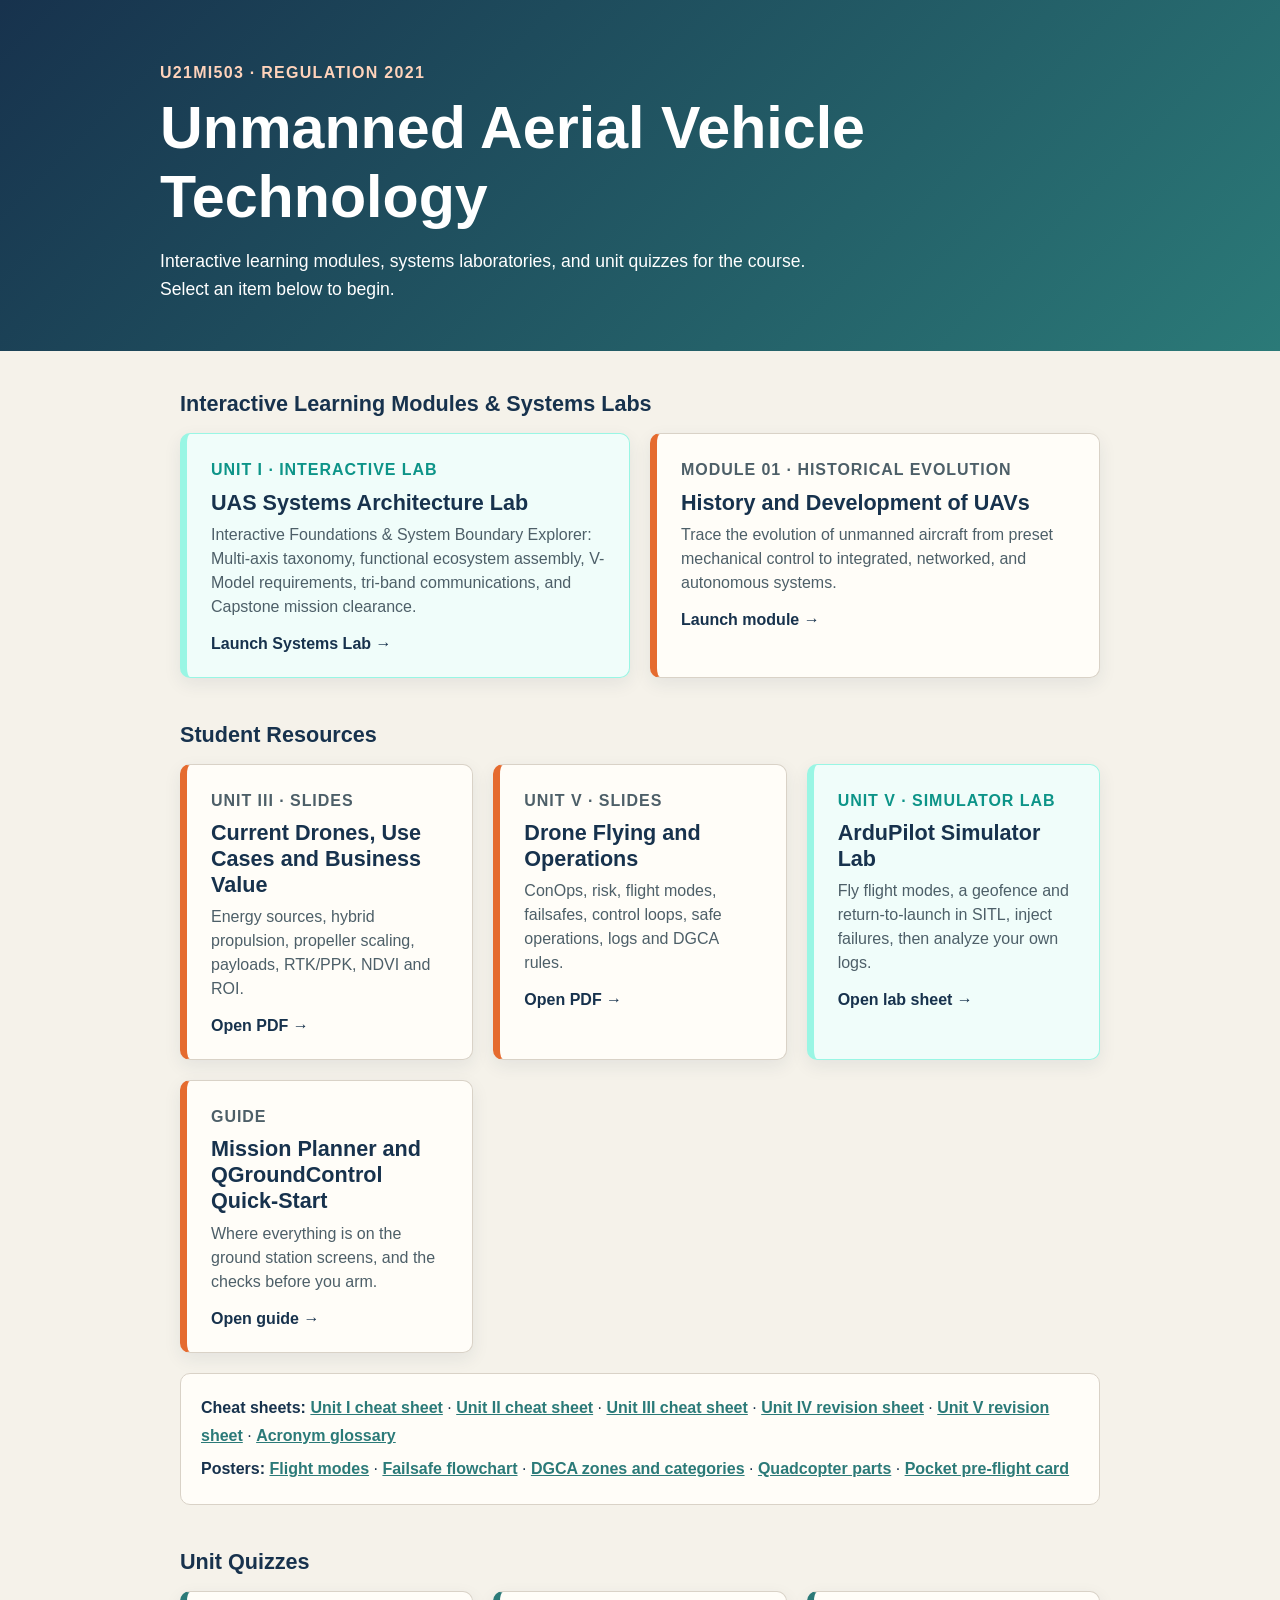
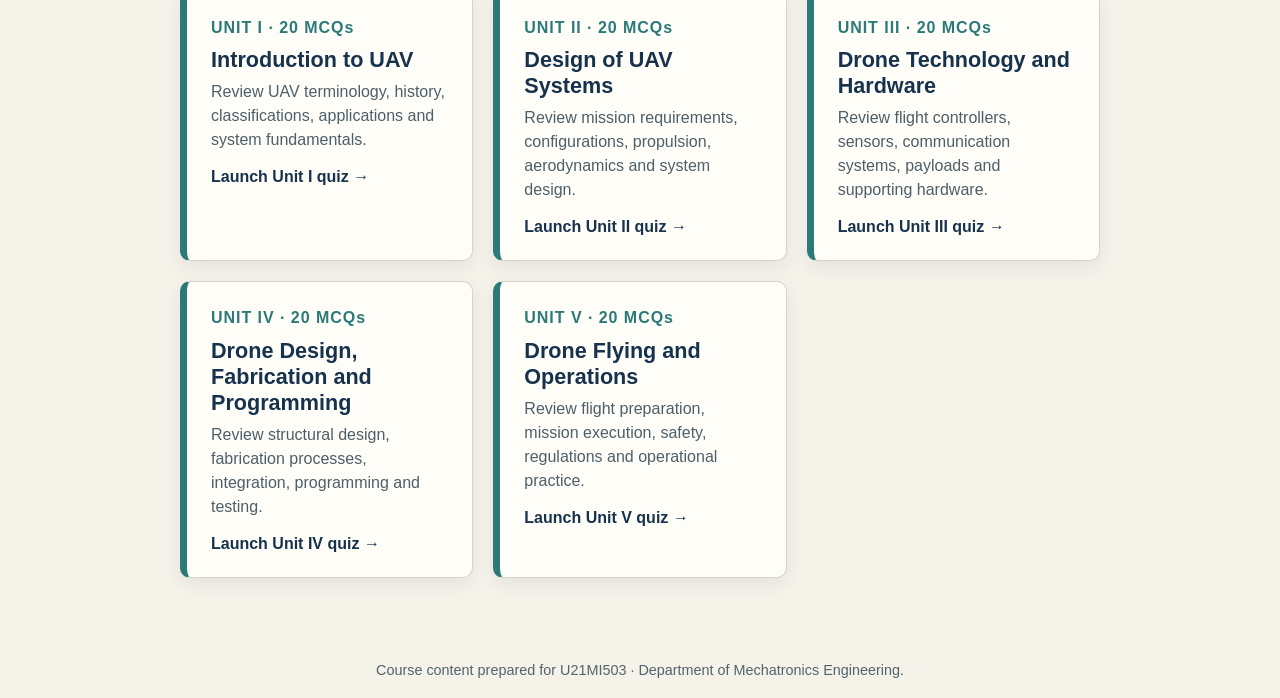
<file: index.html>
<!doctype html>
<html lang="en">
<head>
  <!-- Google tag (gtag.js) -->
  <script async src="https://www.googletagmanager.com/gtag/js?id=G-F1K2KMCRYR"></script>
  <script>
    window.dataLayer = window.dataLayer || [];
    function gtag(){dataLayer.push(arguments);}
    gtag('js', new Date());
    gtag('config', 'G-F1K2KMCRYR');
  </script>
  <meta charset="utf-8">
  <meta name="viewport" content="width=device-width, initial-scale=1">
  <title>U21MI503 | Unmanned Aerial Vehicle Technology</title>
  <style>
    :root { color-scheme: light; --navy: #17324d; --teal: #2b7a78; --orange: #e56b2f; --ivory: #f5f2ea; --cyan: #00adb5; }
    * { box-sizing: border-box; }
    body { margin: 0; font-family: Arial, sans-serif; color: var(--navy); background: var(--ivory); }
    header { padding: 4rem 1.25rem 3rem; color: white; background: linear-gradient(135deg, var(--navy), var(--teal)); }
    main { max-width: 960px; margin: 0 auto; padding: 2.5rem 1.25rem 4rem; }
    .course-code { margin: 0 0 .7rem; font-weight: 700; letter-spacing: .08em; color: #ffd3bb; }
    h1 { margin: 0; font-size: clamp(2rem, 5vw, 3.7rem); }
    .intro { max-width: 660px; margin: 1rem 0 0; font-size: 1.1rem; line-height: 1.6; }
    h2 { margin: 0 0 1rem; font-size: 1.35rem; }
    .section-heading { margin-top: 2.75rem; }
    .modules { display: grid; grid-template-columns: repeat(auto-fit, minmax(280px, 1fr)); gap: 1.25rem; }
    .module { display: block; padding: 1.5rem; border: 1px solid #d9d2c7; border-left: 7px solid var(--orange); border-radius: 10px; background: #fffdf8; color: inherit; text-decoration: none; box-shadow: 0 6px 18px rgba(23, 50, 77, .08); transition: transform 0.2s, box-shadow 0.2s; }
    .module:hover, .module:focus { border-color: var(--teal); outline: 3px solid rgba(43, 122, 120, .2); transform: translateY(-2px); box-shadow: 0 10px 24px rgba(23, 50, 77, .12); }
    .module.lab-highlight { border-left-color: var(--cyan); background: #f0fdfa; border-color: #99f6e4; }
    .module.quiz { border-left-color: var(--teal); }
    .module-number { margin: 0; color: var(--orange); font-weight: 700; letter-spacing: .06em; }
    .lab-highlight .module-number { color: #0d9488; }
    .quiz .module-number { color: var(--teal); }
    .resource-list { margin-top: 1.25rem; padding: 1rem 1.25rem; border: 1px solid #d9d2c7; border-radius: 10px; background: #fffdf8; line-height: 1.8; }
    .resource-list p { margin: .25rem 0; }
    .resource-list a { color: var(--teal); font-weight: 600; }
    .module h3 { margin: .45rem 0; font-size: 1.35rem; }
    .module p { margin: 0; line-height: 1.5; color: #4d5f68; }
    .launch { display: inline-block; margin-top: 1rem; font-weight: 700; color: var(--navy); }
    footer { padding: 1.25rem; text-align: center; color: #52636c; font-size: .9rem; }
  </style>
</head>
<body>
  <header>
    <div style="max-width: 960px; margin: 0 auto;">
      <p class="course-code">U21MI503 · REGULATION 2021</p>
      <h1>Unmanned Aerial Vehicle Technology</h1>
      <p class="intro">Interactive learning modules, systems laboratories, and unit quizzes for the course. Select an item below to begin.</p>
    </div>
  </header>
  <main>
    <h2>Interactive Learning Modules & Systems Labs</h2>
    <section class="modules" aria-label="Learning modules">
      <a class="module lab-highlight" href="modules/01-uas-architecture-lab/">
        <p class="module-number">UNIT I · INTERACTIVE LAB</p>
        <h3>UAS Systems Architecture Lab</h3>
        <p>Interactive Foundations & System Boundary Explorer: Multi-axis taxonomy, functional ecosystem assembly, V-Model requirements, tri-band communications, and Capstone mission clearance.</p>
        <span class="launch">Launch Systems Lab →</span>
      </a>

      <a class="module" href="modules/01-uav-history/">
        <p class="module-number">MODULE 01 · HISTORICAL EVOLUTION</p>
        <h3>History and Development of UAVs</h3>
        <p>Trace the evolution of unmanned aircraft from preset mechanical control to integrated, networked, and autonomous systems.</p>
        <span class="launch">Launch module →</span>
      </a>
    </section>

    <h2 class="section-heading">Student Resources</h2>
    <section class="modules" aria-label="Student resources">
      <a class="module" href="resources/slides/U21MI504_Unit_III_Part_B_Interactive_60_Minute_Class.pdf">
        <p class="module-number">UNIT III · SLIDES</p>
        <h3>Current Drones, Use Cases and Business Value</h3>
        <p>Energy sources, hybrid propulsion, propeller scaling, payloads, RTK/PPK, NDVI and ROI.</p>
        <span class="launch">Open PDF →</span>
      </a>
      <a class="module" href="resources/slides/U21MI504_Unit_V_Interactive_60_Minute_Class.pdf">
        <p class="module-number">UNIT V · SLIDES</p>
        <h3>Drone Flying and Operations</h3>
        <p>ConOps, risk, flight modes, failsafes, control loops, safe operations, logs and DGCA rules.</p>
        <span class="launch">Open PDF →</span>
      </a>
      <a class="module lab-highlight" href="resources/guides/U21MI504_Lab_ArduPilot_SITL_Flight_Modes_Failsafes_Logs.pdf">
        <p class="module-number">UNIT V · SIMULATOR LAB</p>
        <h3>ArduPilot Simulator Lab</h3>
        <p>Fly flight modes, a geofence and return-to-launch in SITL, inject failures, then analyze your own logs.</p>
        <span class="launch">Open lab sheet →</span>
      </a>
      <a class="module" href="resources/guides/U21MI504_Quick_Start_Mission_Planner_QGroundControl.pdf">
        <p class="module-number">GUIDE</p>
        <h3>Mission Planner and QGroundControl Quick-Start</h3>
        <p>Where everything is on the ground station screens, and the checks before you arm.</p>
        <span class="launch">Open guide →</span>
      </a>
    </section>
    <section class="resource-list" aria-label="Cheat sheets and posters">
      <p><strong>Cheat sheets:</strong> <a href="resources/sheets/U21MI504_Unit_I_Cheat_Sheet.pdf">Unit I cheat sheet</a> · <a href="resources/sheets/U21MI504_Unit_II_Cheat_Sheet.pdf">Unit II cheat sheet</a> · <a href="resources/sheets/U21MI504_Unit_III_Cheat_Sheet.pdf">Unit III cheat sheet</a> · <a href="resources/sheets/U21MI504_Unit_IV_Revision_Sheet.pdf">Unit IV revision sheet</a> · <a href="resources/sheets/U21MI504_Unit_V_Revision_Sheet.pdf">Unit V revision sheet</a> · <a href="resources/sheets/U21MI504_UAV_Acronym_Glossary.pdf">Acronym glossary</a></p>
      <p><strong>Posters:</strong> <a href="resources/posters/Poster_Flight_Modes.pdf">Flight modes</a> · <a href="resources/posters/Poster_Failsafe_Flowchart.pdf">Failsafe flowchart</a> · <a href="resources/posters/Poster_DGCA_Zones_and_Categories.pdf">DGCA zones and categories</a> · <a href="resources/posters/Poster_Quadcopter_Parts.pdf">Quadcopter parts</a> · <a href="resources/posters/Pocket_PreFlight_Card.pdf">Pocket pre-flight card</a></p>
    </section>

    <h2 class="section-heading">Unit Quizzes</h2>
    <section class="modules" aria-label="Unit quizzes">
      <a class="module quiz" href="quizzes/unit-1/">
        <p class="module-number">UNIT I · 20 MCQs</p>
        <h3>Introduction to UAV</h3>
        <p>Review UAV terminology, history, classifications, applications and system fundamentals.</p>
        <span class="launch">Launch Unit I quiz →</span>
      </a>

      <a class="module quiz" href="quizzes/unit-2/">
        <p class="module-number">UNIT II · 20 MCQs</p>
        <h3>Design of UAV Systems</h3>
        <p>Review mission requirements, configurations, propulsion, aerodynamics and system design.</p>
        <span class="launch">Launch Unit II quiz →</span>
      </a>

      <a class="module quiz" href="quizzes/unit-3/">
        <p class="module-number">UNIT III · 20 MCQs</p>
        <h3>Drone Technology and Hardware</h3>
        <p>Review flight controllers, sensors, communication systems, payloads and supporting hardware.</p>
        <span class="launch">Launch Unit III quiz →</span>
      </a>

      <a class="module quiz" href="quizzes/unit-4/">
        <p class="module-number">UNIT IV · 20 MCQs</p>
        <h3>Drone Design, Fabrication and Programming</h3>
        <p>Review structural design, fabrication processes, integration, programming and testing.</p>
        <span class="launch">Launch Unit IV quiz →</span>
      </a>

      <a class="module quiz" href="quizzes/unit-5/">
        <p class="module-number">UNIT V · 20 MCQs</p>
        <h3>Drone Flying and Operations</h3>
        <p>Review flight preparation, mission execution, safety, regulations and operational practice.</p>
        <span class="launch">Launch Unit V quiz →</span>
      </a>
    </section>
  </main>
  <footer>Course content prepared for U21MI503 · Department of Mechatronics Engineering.</footer>
</body>
</html>
</file>
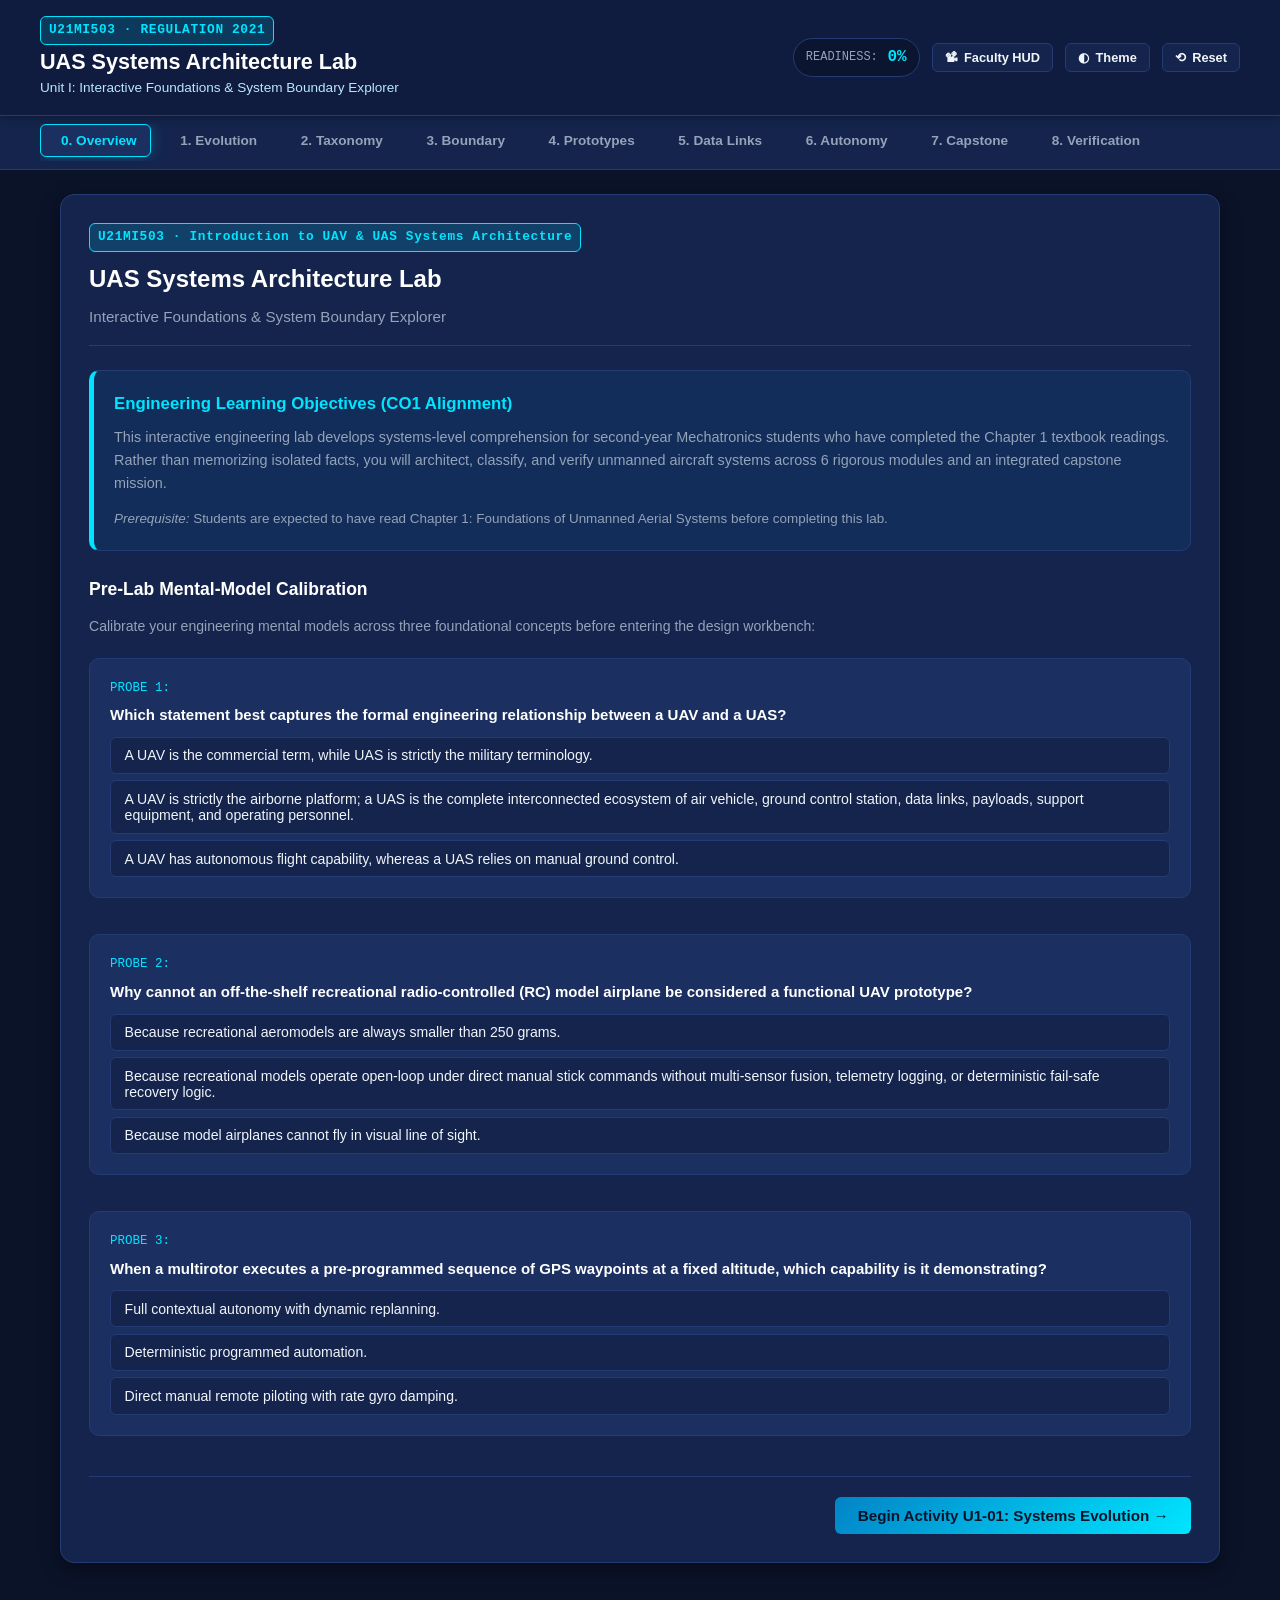
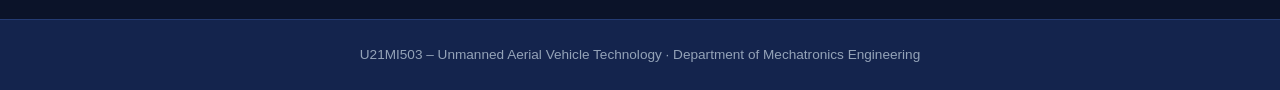
<file: modules/01-uas-architecture-lab/index.html>
<!doctype html>
<html lang="en">
<head>
  <meta charset="utf-8">
  <meta name="viewport" content="width=device-width, initial-scale=1">
  <title>U21MI503 | UAS Systems Architecture Lab</title>
  <meta name="description" content="Interactive Foundations and System Boundary Explorer for Unit I of U21MI503 Unmanned Aerial Vehicle Technology.">
  <link rel="stylesheet" href="css/style.css">
</head>
<body>
  <!-- Header -->
  <header class="app-header">
    <div class="header-inner">
      <div class="app-title">
        <span class="brand-badge">U21MI503 · REGULATION 2021</span>
        <h1>UAS Systems Architecture Lab</h1>
        <p>Unit I: Interactive Foundations & System Boundary Explorer</p>
      </div>

      <div class="header-controls">
        <div class="readiness-meter" title="Overall Systems Architecture Readiness Score">
          <span class="meter-label">READINESS:</span>
          <span class="meter-value" id="header-readiness-val">0%</span>
        </div>
        <button class="btn-ctrl" id="btn-toggle-presentation" title="Toggle Classroom Presentation Mode">
          <span>📽</span> Faculty HUD
        </button>
        <button class="btn-ctrl" id="btn-toggle-theme" title="Toggle Light / High Contrast Mode">
          <span>◐</span> Theme
        </button>
        <button class="btn-ctrl" id="btn-reset-lab" title="Reset Lab Progress">
          <span>⟲</span> Reset
        </button>
      </div>
    </div>
  </header>

  <!-- Stepper Navigation -->
  <nav class="nav-stepper-container" aria-label="Lab Modules Navigation">
    <div class="nav-stepper">
      <button class="nav-step-btn active" data-tab="overview">
        <span class="step-icon step-check"></span> 0. Overview
      </button>
      <button class="nav-step-btn" data-tab="history">
        <span class="step-icon step-check"></span> 1. Evolution
      </button>
      <button class="nav-step-btn" data-tab="taxonomy">
        <span class="step-icon step-check"></span> 2. Taxonomy
      </button>
      <button class="nav-step-btn" data-tab="boundary">
        <span class="step-icon step-check"></span> 3. Boundary
      </button>
      <button class="nav-step-btn" data-tab="prototype">
        <span class="step-icon step-check"></span> 4. Prototypes
      </button>
      <button class="nav-step-btn" data-tab="datalinks">
        <span class="step-icon step-check"></span> 5. Data Links
      </button>
      <button class="nav-step-btn" data-tab="autonomy">
        <span class="step-icon step-check"></span> 6. Autonomy
      </button>
      <button class="nav-step-btn" data-tab="capstone">
        <span class="step-icon step-check"></span> 7. Capstone
      </button>
      <button class="nav-step-btn" data-tab="ledger">
        <span class="step-icon step-check"></span> 8. Verification
      </button>
    </div>
  </nav>

  <!-- Main Content Container -->
  <main class="main-wrapper" id="app-main-content">
  </main>

  <!-- Footer -->
  <footer style="padding: 1.5rem; text-align: center; color: var(--text-muted); font-size: 0.85rem; border-top: 1px solid var(--border-subtle); background: var(--bg-surface);">
    U21MI503 – Unmanned Aerial Vehicle Technology · Department of Mechatronics Engineering
  </footer>

  <!-- Self-Contained App Engine -->
  <script>
(function() {
  'use strict';

// U21MI503 - Unmanned Aerial Vehicle Technology (Regulation 2021)
// UNIT I: UAS Systems Architecture Lab - Educational Data Contract

const UNIT1_DATA = {
  meta: {
    courseCode: "U21MI503",
    courseName: "Unmanned Aerial Vehicle Technology",
    unitNumber: "I",
    unitTitle: "Introduction to UAV & UAS Systems Architecture",
    labTitle: "UAS Systems Architecture Lab",
    subtitle: "Interactive Foundations & System Boundary Explorer",
    targetAudience: "Second-Year Mechatronics Engineering Students",
    prerequisiteNote: "Students are expected to have read Chapter 1: Foundations of Unmanned Aerial Systems before completing this lab."
  },

  calibrationProbes: [
    {
      id: "probe_1",
      question: "Which statement best captures the formal engineering relationship between a UAV and a UAS?",
      options: [
        { text: "A UAV is the commercial term, while UAS is strictly the military terminology.", correct: false, reason: "UAV and UAS are formal engineering distinctions across both civil and military sectors, not branch-specific jargon." },
        { text: "A UAV is strictly the airborne platform; a UAS is the complete interconnected ecosystem of air vehicle, ground control station, data links, payloads, support equipment, and operating personnel.", correct: true, reason: "Correct! The UAV is only the airborne platform. A complete UAS includes all enabling ground, link, payload, support, and human elements (Textbook Section 1.3)." },
        { text: "A UAV has autonomous flight capability, whereas a UAS relies on manual ground control.", correct: false, reason: "Autonomy levels vary in both; the distinction is strictly about the system boundary." }
      ]
    },
    {
      id: "probe_2",
      question: "Why cannot an off-the-shelf recreational radio-controlled (RC) model airplane be considered a functional UAV prototype?",
      options: [
        { text: "Because recreational aeromodels are always smaller than 250 grams.", correct: false, reason: "RC model aircraft can weigh over 20 kg; mass alone does not define a UAV prototype." },
        { text: "Because recreational models operate open-loop under direct manual stick commands without multi-sensor fusion, telemetry logging, or deterministic fail-safe recovery logic.", correct: true, reason: "Correct! Functional UAV prototypes operate under closed-loop autopilot control with sensor fusion, telemetry, and deterministic fail-safes adhering to formal engineering requirements (Textbook Section 1.4)." },
        { text: "Because model airplanes cannot fly in visual line of sight.", correct: false, reason: "Model airplanes almost exclusively fly in Visual Line of Sight (VLOS)." }
      ]
    },
    {
      id: "probe_3",
      question: "When a multirotor executes a pre-programmed sequence of GPS waypoints at a fixed altitude, which capability is it demonstrating?",
      options: [
        { text: "Full contextual autonomy with dynamic replanning.", correct: false, reason: "Executing fixed coordinates without dynamic obstacle avoidance or environmental reasoning is not full autonomy." },
        { text: "Deterministic programmed automation.", correct: true, reason: "Correct! Following hard-coded coordinates is deterministic automation. True autonomy requires closed-loop real-time perception, state estimation under uncertainty, and dynamic adaptation (Textbook Section 1.6)." },
        { text: "Direct manual remote piloting with rate gyro damping.", correct: false, reason: "Waypoint following uses autopilot guidance, not direct manual pilot stick inputs." }
      ]
    }
  ],

  historyActivity: {
    title: "Historical Evolution & Technological Drivers",
    figureRef: "Figure 1.1: Chronological Milestones in the Evolution of Unmanned Aviation (1917–Present)",
    figurePath: "assets/figures/fig_1_1_timeline_evolution.svg",
    textbookSection: "Section 1.1",
    instructions: "Unmanned aviation progressed through discrete technological epochs driven by control engineering and sensor breakthroughs. For each historical milestone, match its Primary Enabling Breakthrough and its Fatal Operational Bottleneck.",
    platforms: [
      {
        id: "plat_kettering",
        name: "Kettering Aerial Torpedo ('Kettering Bug', 1918)",
        era: "Pioneering Aerial Torpedoes (1917–1918)",
        description: "Expendable biplane constructed of papier-mâché and wood with a 40 hp engine, designed to fly a preset distance before shedding its wings to dive on target.",
        correctBreakthrough: "Pneumatic gyroscopes & mechanical revolution counters for preset stabilization and distance timing",
        correctBottleneck: "Open-loop gyroscopic drift and lack of an active RF command link to correct for crosswinds in flight",
        debrief: "The Kettering Bug proved unmanned flight was aerodynamically viable, but without radio control to update its trajectory, gyro drift caused severe inaccuracy."
      },
      {
        id: "plat_queenbee",
        name: "de Havilland DH.82B Queen Bee (1935)",
        era: "Target Drones & Genesis of Radio Control (1930s–1940s)",
        description: "Modified Tiger Moth biplane fitted with pneumatic servos and an RF command link, used by the British Royal Navy as a returnable target drone.",
        correctBreakthrough: "Vacuum-tube radio-frequency (RF) remote command link enabling real-time steering and safe landing",
        correctBottleneck: "Short line-of-sight command range and heavy, fragile vacuum-tube electronics",
        debrief: "The Queen Bee was the first reliable, reusable, returnable unmanned aircraft. The word 'drone' was coined in reference to its sluggish flight and engine hum."
      },
      {
        id: "plat_firebee",
        name: "Ryan BQM-34 / Model 147 'Lightning Bug' (1960s–1970s)",
        era: "Jet Reconnaissance & Vietnam War (1960s–1970s)",
        description: "Air-launched turbojet drone operating at 800+ km/h and altitudes from 150 m to 20,000 m, flying over 3,400 combat reconnaissance sorties in Southeast Asia.",
        correctBreakthrough: "Doppler radar & autonomous dead-reckoning navigation with wet-film high-resolution cameras and Mid-Air Retrieval System (MARS)",
        correctBottleneck: "Inability to transmit sensor imagery in real time; high operational cost requiring DC-130 launch planes and helicopter recovery",
        debrief: "Lightning Bugs established UAVs as premier intelligence assets, but commanders had to wait for film processing after mid-air helicopter snag recovery."
      },
      {
        id: "plat_scout",
        name: "IAI Scout & Tadiran Mastiff (1982 Bekaa Valley)",
        era: "Tactical Mini-RPVs (1970s–1980s)",
        description: "Small twin-boom pusher platforms with 22 hp engines carrying stabilized TV cameras, deployed as decoys and real-time spotters against Syrian SAM batteries.",
        correctBreakthrough: "Real-time analog microwave video downlink allowing ground commanders to view battlefield imagery live",
        correctBottleneck: "Limited to direct line-of-sight communications with low payload capacity and short operational radius",
        debrief: "The 1982 Bekaa Valley campaign proved that small, low-cost tactical drones broadcasting live video could neutralize integrated air defense networks."
      },
      {
        id: "plat_multirotor",
        name: "Modern Small Multirotors & Open-Source Autopilots (2000s–Present)",
        era: "Commercial sUAS & Consumer Electronics Convergence",
        description: "High-agility vertical takeoff platforms utilizing multi-rotor thrust, silicon micro-sensors, and open-source flight stacks (ArduPilot/PX4).",
        correctBreakthrough: "Convergence of solid-state MEMS inertial sensors, high-energy-density LiPo batteries, brushless DC motors, and open-source control algorithms",
        correctBottleneck: "High induced power requirements in continuous hover limiting battery endurance to typically under 45 minutes",
        debrief: "Consumer smartphone technology democratized autonomous flight, enabling precise hover at the expense of aerodynamic energy efficiency compared to fixed-wing platforms."
      }
    ],
    breakthroughPool: [
      "Pneumatic gyroscopes & mechanical revolution counters for preset stabilization and distance timing",
      "Vacuum-tube radio-frequency (RF) remote command link enabling real-time steering and safe landing",
      "Doppler radar & autonomous dead-reckoning navigation with wet-film high-resolution cameras and Mid-Air Retrieval System (MARS)",
      "Real-time analog microwave video downlink allowing ground commanders to view battlefield imagery live",
      "Convergence of solid-state MEMS inertial sensors, high-energy-density LiPo batteries, brushless DC motors, and open-source control algorithms"
    ],
    bottleneckPool: [
      "Open-loop gyroscopic drift and lack of an active RF command link to correct for crosswinds in flight",
      "Short line-of-sight command range and heavy, fragile vacuum-tube electronics",
      "Inability to transmit sensor imagery in real time; high operational cost requiring DC-130 launch planes and helicopter recovery",
      "Limited to direct line-of-sight communications with low payload capacity and short operational radius",
      "High induced power requirements in continuous hover limiting battery endurance to typically under 45 minutes"
    ]
  },

  taxonomyActivity: {
    title: "Multi-Axis UAV Classification & Trade-Off Workbench",
    figureRef: "Figure 1.2: Multi-Axis Engineering Taxonomy & Figure 1.3: Airspace Envelopes",
    figurePathTaxonomy: "assets/figures/fig_1_2_taxonomy_tree.svg",
    figurePathEnvelopes: "assets/figures/fig_1_3_airspace_envelopes.svg",
    textbookSection: "Section 1.2",
    instructions: "UAV engineering classification spans multiple independent axes. For each real-world mission scenario, configure the system across all 4 axes and review the operational trade-offs.",
    axes: {
      liftMechanisms: [
        { id: "fixed_wing", label: "Fixed-Wing", desc: "High aerodynamic efficiency (L/D ~10-25), extended range & endurance, requires forward airspeed (cannot hover)" },
        { id: "multirotor", label: "Multirotor (Rotary-Wing)", desc: "True VTOL, precise zero-airspeed hover and station-keeping, omnidirectional flight, high induced power (short endurance)" },
        { id: "hybrid_vtol", label: "Hybrid VTOL (Lift+Cruise / Tilt-Rotor)", desc: "VTOL capability paired with wing-borne cruise efficiency; eliminates runways with 3-4x multirotor range" }
      ],
      massClasses: [
        { id: "micro", label: "Micro / Nano (< 250 g)", desc: "Minimal kinetic hazard (< 80 J), open regulatory category" },
        { id: "small_micro", label: "Very Small (250 g – 2 kg)", desc: "Low kinetic hazard, lightweight inspection / local survey" },
        { id: "suas_small", label: "Small (sUAS: 2 kg – 25 kg)", desc: "Core commercial survey and industrial mapping category" },
        { id: "medium", label: "Medium (25 kg – 150 kg)", desc: "Heavy agricultural spraying, regional cargo, tactical defense" },
        { id: "large", label: "Large / Heavy (> 150 kg)", desc: "Full civil airworthiness certification required, high kinetic hazard" }
      ],
      rangeAltitudeClasses: [
        { id: "close_range", label: "Close Range (< 10 km, ≤ 300 m AGL)", desc: "Local asset inspection and visual line of sight" },
        { id: "short_range", label: "Short Range (10 – 50 km, ≤ 3,000 m AGL)", desc: "Corridor infrastructure surveys and regional monitoring" },
        { id: "medium_range", label: "Medium Range (50 – 200 km, ≤ 5,000 m AGL)", desc: "Wide-area watershed and coastal patrol" }
      ],
      airspaceEnvelopes: [
        { id: "vlos", label: "VLOS (Visual Line of Sight, < 500 m)", desc: "Direct, unaided visual contact by Remote Pilot in Command" },
        { id: "evlos", label: "EVLOS (Extended Visual Line of Sight)", desc: "Visual contact maintained by daisy-chained Visual Observers" },
        { id: "bvlos", label: "BVLOS (Beyond Visual Line of Sight)", desc: "Piloted via telemetry, instruments, and fail-safe automation" }
      ]
    },
    scenarios: [
      {
        id: "scen_pipeline",
        title: "Mission 1: 35 km Linear Natural Gas Pipeline Inspection",
        parameters: "Total Corridor: 35 km | Operating Environment: Remote Mountain Valley | Payload: 800 g High-Res RGB Camera | Runway: No paved runway available, small clearings only.",
        validLift: ["fixed_wing", "hybrid_vtol"],
        preferredLift: "hybrid_vtol",
        validMass: ["suas_small"],
        validRange: ["short_range"],
        validAirspace: ["bvlos"],
        tradeoffNotes: {
          multirotor: "Rejected: A standard battery multirotor consumes excessive power in hover/low-speed transit, failing to cover a 35 km linear corridor on a single charge.",
          fixed_wing: "Valid with Catapult/Parachute: Highly efficient (L/D > 15), but requires launch/recovery gear due to lack of paved runway.",
          hybrid_vtol: "Optimal: Combines zero-runway VTOL from small forest clearings with wing-borne aerodynamic cruise efficiency for 35+ km."
        },
        debrief: "A 35 km linear corridor operating beyond visual sight requires a BVLOS envelope, Short Range class (10–50 km), sUAS Small mass class (2–25 kg), and high aerodynamic efficiency (Hybrid VTOL or Catapult-launched Fixed-Wing)."
      },
      {
        id: "scen_bridge",
        title: "Mission 2: Suspension Bridge Under-Deck Structural Crack Inspection",
        parameters: "Target: Bridge concrete piers and steel truss underside | Operational Area: Within 200 m radius | Payload: 600 g Upward-facing Gimbal Optical Sensor | Requirement: Zero-airspeed station-keeping under bridge decks.",
        validLift: ["multirotor"],
        preferredLift: "multirotor",
        validMass: ["small_micro", "suas_small"],
        validRange: ["close_range"],
        validAirspace: ["vlos"],
        tradeoffNotes: {
          multirotor: "Optimal: Zero-airspeed station-keeping and precise multi-axis translation allow close-proximity inspection under the bridge structure.",
          fixed_wing: "Rejected: Fixed-wing aircraft cannot hover and stall if forward speed drops below stall velocity, making close-proximity structure inspection impossible.",
          hybrid_vtol: "Inefficient: Carrying wing structure adds dead weight during sustained hover under a bridge."
        },
        debrief: "Close-proximity structural inspection demands zero-airspeed hover and multi-directional position hold, making the Multirotor in VLOS and Close Range the only defensible engineering choice."
      },
      {
        id: "scen_medical",
        title: "Mission 3: Urgent Blood & Vaccine Delivery Between Remote Rural Clinics",
        parameters: "Transit Distance: 25 km direct line | Cargo Mass: 1.5 kg temperature-controlled payload | Origin/Destination: Hospital rooftop / rural clinic lawn (no runway) | Time-critical: Fast cruise speed required.",
        validLift: ["hybrid_vtol", "fixed_wing"],
        preferredLift: "hybrid_vtol",
        validMass: ["suas_small"],
        validRange: ["short_range"],
        validAirspace: ["bvlos"],
        tradeoffNotes: {
          multirotor: "Marginal: High payload mass (1.5 kg) coupled with 25 km distance severely challenges multirotor battery energy density.",
          fixed_wing: "Valid if Belly/Parachute Landing Permitted: High cruise speed, but requires clear approach path.",
          hybrid_vtol: "Optimal: Takes off vertically from hospital rooftop, cruises on fixed wing at high speed, and lands vertically on the rural clinic lawn."
        },
        debrief: "A 25 km medical transit requiring vertical landing at both ends without runways is best served by a Hybrid VTOL (Lift+Cruise) operating BVLOS in the sUAS class."
      }
    ]
  },

  boundaryActivity: {
    title: "The UAS Functional Boundary & Subsystem Omission Simulator",
    figureRef: "Figure 1.4: The Complete Unmanned Aircraft System (UAS) Functional Boundary",
    figurePath: "assets/figures/fig_1_4_uas_system_boundary.svg",
    textbookSection: "Section 1.3",
    instructions: "An unmanned aircraft is only one subsystem of a complete UAS. Build the full UAS ecosystem across 4 functional domains, then simulate field deployments with intentional omissions to observe failure mechanisms.",
    subsystems: [
      { id: "sub_airframe", name: "Air Vehicle (UAV)", category: "airborne", role: "Airframe structure, propulsion motors, flight control computer, navigation sensors (IMU/GNSS)", flightEssential: true },
      { id: "sub_payload", name: "Mission Payload", category: "airborne", role: "EO/IR sensors, LiDAR, thermal cameras, cargo release mechanisms", flightEssential: false },
      { id: "sub_gcs", name: "Ground Control Station (GCS / MPCS)", category: "terrestrial", role: "Primary flight display, moving map, mission planning console, emergency disarm controls", flightEssential: true },
      { id: "sub_datalink", name: "Communications & Data Links", category: "link", role: "C2 command uplink, telemetry state downlink, payload video stream", flightEssential: true },
      { id: "sub_lre", name: "Launch & Recovery Equipment (LRE)", category: "ground_support", role: "Pneumatic catapults, runway wheels, arrestment nets, recovery parachutes", flightEssential: true },
      { id: "sub_gse", name: "Ground Support Equipment (GSE)", category: "ground_support", role: "Smart balancing field battery chargers, IMU level calibration tables, maintenance toolkits", flightEssential: true },
      { id: "sub_crew", name: "Human Crew & Operating Procedures", category: "human", role: "Remote Pilot in Command (RPIC), Visual Observer (VO), pre-flight checklists, emergency SOPs", flightEssential: true }
    ],
    omissionScenarios: [
      {
        id: "omit_gse",
        omittedId: "sub_gse",
        title: "Field Deployment Without Ground Support Equipment (GSE)",
        consequence: "MISSION ABORT AT PRE-FLIGHT: After the first 25-minute flight, field batteries cannot be balanced-charged without GSE charging stations. Furthermore, without the pre-flight IMU leveling table, gyro zero-bias calibration drifts, grounding the fleet for the remainder of the day.",
        takeaway: "Excluding ground support equipment from the UAS boundary creates field operational failure despite a fully functional air vehicle."
      },
      {
        id: "omit_vo",
        omittedId: "sub_crew",
        title: "EVLOS Operation Without Trained Operating Crew / Visual Observers",
        consequence: "REGULATORY GROUNDING & COLLISION HAZARD: Flying beyond direct pilot sight without daisy-chained Visual Observers leaves the RPIC blind to non-transponder general aviation traffic in the corridor, violating civil aviation safety mandates.",
        takeaway: "Trained operating personnel and Standard Operating Procedures (SOPs) are essential components inside the UAS system boundary."
      },
      {
        id: "omit_gcs",
        omittedId: "sub_gcs",
        title: "Mission Execution Without a Ground Control Station (GCS)",
        consequence: "LOSS OF SITUATIONAL AWARENESS: Without the GCS human-machine interface, the remote pilot cannot monitor battery voltage, GPS satellite count, or navigation mode annunciations, making safe flight supervision impossible.",
        takeaway: "The GCS provides the critical window into aircraft state estimation and mode awareness."
      }
    ]
  },

  prototypeActivity: {
    title: "Model Aircraft vs. Functional UAV Prototypes & Systems Engineering",
    figureRef: "Figure 1.5: The Systems Engineering V-Model for UAV Lifecycle Development",
    figurePath: "assets/figures/fig_1_5_v_model.svg",
    textbookSection: "Section 1.4",
    instructions: "Aerospace systems engineering requires converting vague qualitative goals into verifiable technical specifications tested across the V-Model lifecycle. Complete the feature distinction and requirement formulation tasks.",
    featureComparisons: [
      { feature: "Primary Purpose", model: "Recreational aeromodelling, hobby sport", prototype: "Payload delivery, data acquisition, industrial/scientific mission" },
      { feature: "Control Loop Topology", model: "Direct open-loop manual stick commands", prototype: "Closed-loop autopilot attitude and trajectory tracking" },
      { feature: "Navigation Capability", model: "Direct visual tracking by pilot on the ground", prototype: "Multi-sensor fusion (IMU + GNSS + Barometer) waypoint navigation" },
      { feature: "Telemetry & Black-Box Logging", model: "Minimal or absent", prototype: "High-rate (>50 Hz) sensor and state logging for post-flight verification" },
      { feature: "Fail-Safe Recovery Behavior", model: "Engine cut / unguided glide on signal loss", prototype: "Deterministic state machine (RTL, geofence, parachute)" }
    ],
    requirementsMatching: [
      {
        id: "req_1",
        vagueStatement: "“The UAV must fly for a long time on one battery.”",
        options: [
          { text: "“The UAV shall be equipped with the biggest lithium battery available in the lab.”", correct: false, reason: "Specifying a large battery is a design choice, not a verifiable operational performance requirement." },
          { text: "“The UAV shall maintain steady level cruise at 16.0 ± 1.0 m/s for ≥ 45 minutes at MSL with a 500 g payload, landing with ≥ 15% battery reserve.”", correct: true, reason: "Correct! Quantifies airspeed, duration, atmospheric condition, payload mass, and reserve energy." },
          { text: "“The UAV shall have high energy efficiency and low drag.”", correct: false, reason: "Qualitative statement with no measurable pass/fail metric." }
        ],
        verificationMethod: "Flight Test (Timed endurance flight with calibrated telemetry current/voltage logging)"
      },
      {
        id: "req_2",
        vagueStatement: "“The drone structure should be lightweight and strong.”",
        options: [
          { text: "“The airframe shall be manufactured exclusively out of expensive high-modulus carbon fiber weave.”", correct: false, reason: "Specifying material is an implementation detail, not a structural load requirement." },
          { text: "“The total dry structural mass of the airframe shall not exceed 1.85 kg, and the wing spar shall withstand a static +3.8g limit load without permanent plastic deformation.”", correct: true, reason: "Correct! Specifies exact mass ceiling and verifiable structural load limit." },
          { text: "“The airframe shall survive rough landings in the field without breaking.”", correct: false, reason: "“Rough landings” is subjective and cannot be objectively measured on a test bench." }
        ],
        verificationMethod: "Inspection & Structural Proof Load Test (Sandbag load distribution test on the wing spar)"
      },
      {
        id: "req_3",
        vagueStatement: "“The radio control link must be very reliable.”",
        options: [
          { text: "“The C2 uplink shall maintain a packet error rate (PER) < 1.0% and round-trip latency < 100 ms at a line-of-sight range of 15.0 km under 100 mW EIRP.”", correct: true, reason: "Correct! Defines measurable packet error rate, latency ceiling, distance, and transmission power." },
          { text: "“The radio transmitters shall use high-gain omnidirectional antennas.”", correct: false, reason: "Antenna selection does not define the measurable communication performance criteria." },
          { text: "“The connection between the remote pilot and aircraft should never disconnect.”", correct: false, reason: "“Never disconnect” is physically unverifiable; real engineering requires defined packet loss thresholds." }
        ],
        verificationMethod: "Ground & RF Range Test (Bench RF attenuation simulation and calibrated long-range flight test)"
      }
    ]
  },

  datalinksActivity: {
    title: "Functional Data Links & Ground Control Station Architecture",
    figureRef: "Figure 1.6: Functional Subsystem Layout of a GCS & Figure 1.7: Tri-Band Data Link Architecture",
    figurePathGCS: "assets/figures/fig_1_6_gcs_hmi_layout.svg",
    figurePathLinks: "assets/figures/fig_1_7_datalink_architecture.svg",
    textbookSection: "Section 1.5.2 & 1.5.4",
    instructions: "A robust UAS maintains three distinct wireless data streams and a structured GCS interface. Assign each communication stream to its proper direction, purpose, and criticality, then evaluate mode confusion mitigation.",
    streams: [
      {
        id: "stream_c2",
        name: "Command and Control (C2 Uplink)",
        direction: "Uplink: GCS → Air Vehicle",
        dataTypes: "Manual stick commands, waypoint updates, flight mode changes, emergency disarm commands",
        bandwidthProfile: "Low Bandwidth (< 50 kbps), Ultra-Low Latency (< 50 ms)",
        criticality: "Flight-Critical",
        failureConsequence: "Loss of C2 uplink halts real-time pilot command authority and triggers automated failsafe logic (e.g., Return-to-Launch after timeout)."
      },
      {
        id: "stream_telemetry",
        name: "Aircraft Telemetry (State & Health Stream)",
        direction: "Downlink: Air Vehicle → GCS",
        dataTypes: "GPS position, barometric altitude, attitude (roll/pitch/yaw), battery voltage/current, sensor health, mode annunciations",
        bandwidthProfile: "Low Bandwidth (~100 kbps), Low Latency (< 100 ms)",
        criticality: "Safety-Critical",
        failureConsequence: "Loss of telemetry blinds the remote pilot to aircraft health and state, preventing informed decision-making even if the aircraft continues flying."
      },
      {
        id: "stream_payload",
        name: "Mission Payload Data (HD Video / Sensor Data)",
        direction: "Downlink: Payload → GCS / Video Display",
        dataTypes: "Live HD video stream, thermal infrared imagery, multispectral sensor data packets",
        bandwidthProfile: "High Bandwidth (5 to 50 Mbps), Moderate Latency (100–300 ms)",
        criticality: "Mission-Essential (Non-Flight-Critical)",
        failureConsequence: "Loss of payload video degrades mission data collection, but does NOT endanger the safe flight or controlled recovery of the aircraft."
      }
    ],
    modeConfusionChecks: [
      {
        question: "Why is a large, persistent Visual Mode Annunciator required on the GCS display?",
        correctOption: "To prevent pilot mode confusion (e.g., pilot assuming aircraft is in manual mode while autopilot is executing an autonomous waypoint hold).",
        distractors: [
          "To show the manufacturer's logo and serial number during flight.",
          "To adjust the brightness of the ground station monitor automatically."
        ],
        explanation: "Mode confusion occurs when the pilot's mental model diverges from the autopilot's active state, historically causing severe flight accidents."
      },
      {
        question: "Why are physical, hardware-guarded toggle switches used for emergency actions (e.g., Motor Disarm / Parachute Deploy) instead of software on-screen buttons?",
        correctOption: "To allow immediate, tactile emergency execution without searching through software drop-down menus during high-stress anomalies.",
        distractors: [
          "Because physical switches use less battery power than computer mice.",
          "Because software menus cannot send commands to a flight controller."
        ],
        explanation: "Hardware guards and dedicated switches ensure emergency safety commands can be executed in milliseconds without menu latency."
      }
    ]
  },

  autonomyActivity: {
    title: "Automation vs. Autonomy Cycle & Safety Architectures",
    figureRef: "Figure 1.8: The Closed-Loop Autonomy Cycle for Unmanned Systems",
    figurePath: "assets/figures/fig_1_8_autonomy_cycle.svg",
    textbookSection: "Section 1.6",
    instructions: "Understand the closed-loop Sense-Estimate-Plan-Act cycle and the distinction between deterministic automation and adaptive autonomy.",
    cycleSteps: [
      {
        step: 1,
        name: "1. Sense",
        domain: "Proprioceptive & Exteroceptive Sensors",
        description: "Onboard IMU gyros/accelerometers measure internal dynamics; GNSS, barometer, and rangefinders measure external environment.",
        failureScenario: "Accelerometer experiences severe vibration noise or GNSS loses satellite lock."
      },
      {
        step: 2,
        name: "2. Estimate",
        domain: "State Estimation & Sensor Fusion",
        description: "Autopilot algorithms fuse noisy multi-sensor data to calculate the optimal estimated position, velocity, and attitude.",
        failureScenario: "Sensor conflict between barometer and GPS altitude creates estimation divergence."
      },
      {
        step: 3,
        name: "3. Plan",
        domain: "Trajectory Generation & Decision Logic",
        description: "Autonomy algorithms plan a collision-free path toward mission goals while observing geofence and terrain limits.",
        failureScenario: "Dynamic obstacle blocks the planned flight corridor."
      },
      {
        step: 4,
        name: "4. Act",
        domain: "Inner-Loop Flight Control & Actuation",
        description: "Flight controller commands motor ESC speeds and servo deflections to follow the planned trajectory.",
        failureScenario: "Control surface reaches maximum deflection saturation."
      },
      {
        step: 5,
        name: "Supervisor: Health Monitor",
        domain: "Continuous Safety Supervisor",
        description: "Continuously monitors subsystem integrity; if sensor confidence drops or link is lost, triggers a deterministic safe state (e.g., Return-to-Launch).",
        failureScenario: "Detects lost C2 heartbeat and overrides the active mission with Return-to-Launch."
      }
    ],
    failsafePrinciples: [
      {
        name: "Lost-Link Failsafe (Return-to-Launch, RTL)",
        mechanism: "When the C2 heartbeat link is lost for longer than a predefined threshold, the flight controller autonomously commands the aircraft to climb to obstacle clearance altitude, navigate to home coordinates, and execute a controlled landing."
      },
      {
        name: "3D Geofencing",
        mechanism: "Virtual spatial boundaries programmed into the autopilot memory. If the aircraft approaches the boundary, the flight controller overrides active commands to keep the vehicle contained inside approved airspace."
      },
      {
        name: "Dissimilar Redundancy",
        mechanism: "Using different physical sensor principles (e.g., combining barometric pressure with GNSS altitude and optical flow) to prevent common-cause failure from a single environmental trigger."
      }
    ]
  },

  capstoneMission: {
    title: "Capstone UAS Conceptual Architecture & System Sign-Off",
    scenarioTitle: "Project Hydro-Shield: Remote Catchment Environmental Survey",
    scenarioBrief: {
      missionGoal: "Conduct a systematic environmental and water-ingress survey along a 35 km rugged mountain river catchment supplying a hydroelectric reservoir.",
      corridorLength: "35 km linear corridor in mountainous terrain.",
      airspaceContext: "Beyond Visual Line of Sight (BVLOS), maximum altitude 1,500 m MSL.",
      terrainConstraints: "Dense mountain forest; NO paved runways available; operations staged from a remote forestry clearing.",
      payloadRequirements: "Simultaneous high-resolution optical mapping (RGB) + Long-Wave Infrared (LWIR) thermal sensor.",
      logisticsContext: "Field team deployed for 3 days at a base camp powered by a portable generator."
    },
    decisionStages: [
      {
        stageId: "stage_platform",
        stageTitle: "1. Air Vehicle Configuration Selection",
        prompt: "Select the most defensible broad UAV airframe configuration for this 35 km mountain corridor mission:",
        options: [
          {
            id: "opt_multirotor",
            label: "Pure Multirotor (Hexacopter)",
            valid: false,
            feedback: "Technical Rejection: A pure multirotor incurs high induced power in continuous hover/translation, limiting endurance to < 35 minutes. It cannot cover a 35 km linear mountain corridor on a single flight battery."
          },
          {
            id: "opt_fixed_catapult",
            label: "Fixed-Wing with Pneumatic Catapult Launcher & Parachute Recovery",
            valid: true,
            isAlternateValid: true,
            feedback: "Technically Defensible! Fixed-wing aerodynamics provide high L/D and long range, while the catapult and parachute solve the lack of a paved runway in the mountain clearing."
          },
          {
            id: "opt_hybrid_vtol",
            label: "Hybrid VTOL (Lift + Cruise / QuadPlane)",
            valid: true,
            isPreferred: true,
            feedback: "Optimal Engineering Choice! Provides runway-free vertical takeoff from the small forest clearing, transitions to efficient wing-borne cruise for the 35 km corridor, and lands vertically without parachute damage."
          }
        ]
      },
      {
        stageId: "stage_taxonomy",
        stageTitle: "2. Systematic Taxonomy Classification",
        prompt: "Specify the correct classification profile across all 4 axes for the selected Hydro-Shield platform:",
        fields: [
          { name: "Mass Category", options: ["Micro (<250g)", "Small sUAS (2–25 kg)", "Large (>150 kg)"], correct: "Small sUAS (2–25 kg)" },
          { name: "Operational Range", options: ["Close Range (<10 km)", "Short Range (10–50 km)", "HALE Global Range"], correct: "Short Range (10–50 km)" },
          { name: "Airspace Envelope", options: ["VLOS (<500 m)", "EVLOS with Visual Observers", "BVLOS (Beyond Visual Line of Sight)"], correct: "BVLOS (Beyond Visual Line of Sight)" }
        ]
      },
      {
        stageId: "stage_subsystems",
        stageTitle: "3. Complete UAS Ecosystem Identification",
        prompt: "Select ALL essential subsystems required to make this a complete, functional UAS ecosystem (select all that apply):",
        checklist: [
          { id: "chk_airframe", label: "Air Vehicle with flight computer, navigation sensors (IMU/GNSS), and propulsion", required: true },
          { id: "chk_gcs", label: "Ground Control Station (GCS) with moving map, flight instruments, and annunciators", required: true },
          { id: "chk_comms", label: "Data Link Subsystem (C2 uplink, telemetry downlink, payload video stream)", required: true },
          { id: "chk_payload", label: "Dual Mission Payload (High-Res RGB Camera + LWIR Thermal Sensor)", required: true },
          { id: "chk_gse", label: "Ground Support Equipment (Smart balancing field battery chargers, IMU level jig)", required: true },
          { id: "chk_crew", label: "Operating Personnel (Remote Pilot in Command, Visual Observer / Tech) & SOPs", required: true }
        ]
      },
      {
        stageId: "stage_datalink",
        stageTitle: "4. Communications & Data Link Routing",
        prompt: "Designate the functional communication channel properties for this 35 km BVLOS mission:",
        pairs: [
          { link: "Command & Control (C2 Uplink)", assignment: "Flight-Critical | GCS → UAV | Ultra-Low Latency" },
          { link: "Aircraft State Telemetry", assignment: "Safety-Critical | UAV → GCS | Low Latency State Stream" },
          { link: "RGB / Thermal Payload Stream", assignment: "Mission-Essential | Payload → GCS | High Bandwidth Video" }
        ]
      },
      {
        stageId: "stage_safety",
        stageTitle: "5. Autonomy & Failsafe Configuration",
        prompt: "Specify the primary safety failsafe parameter to ensure safe operation in rugged mountain terrain:",
        options: [
          { text: "Immediate motor cut on signal loss to drop the aircraft instantly.", correct: false, reason: "Dropping the aircraft into mountain forests causes vehicle destruction and environmental hazard." },
          { text: "Deterministic Lost-Link Return-to-Launch (RTL) climbing to pre-set mountain clearance altitude before navigating to home coordinates.", correct: true, reason: "Correct! RTL with obstacle clearance altitude ensures safe return if communication is masked by mountain ridges." },
          { text: "Continue flying in open-loop straight line until battery is exhausted.", correct: false, reason: "Fly-away condition violates civil aviation safety rules." }
        ]
      },
      {
        stageId: "stage_defense",
        stageTitle: "6. System Architecture Defense",
        prompt: "Justify why this engineered architecture represents a complete functional UAS concept/prototype rather than a recreational aeromodel:",
        justificationOptions: [
          { text: "Because it incorporates closed-loop multi-sensor navigation, telemetry health logging, verifiable failsafe logic, and complete ground support infrastructure.", correct: true, reason: "Exceptional! This captures the foundational systems-engineering criteria separating functional UAS prototypes from hobby aeromodels." },
          { text: "Because it has a painted fuselage and costs more than a toy.", correct: false, reason: "Aesthetic appearance and cost do not define systems-engineering rigor." },
          { text: "Because recreational model aircraft are not allowed to have wings.", correct: false, reason: "Model airplanes commonly have wings; the distinction lies in systems composition and control loop." }
        ]
      }
    ]
  }
};

// U21MI503 – Unmanned Aerial Vehicle Technology
// UNIT I: UAS Systems Architecture Lab – Reactive State & Persistence Manager

const STORAGE_KEY = 'u21mi503_unit1_state_v1';

class LabStateManager {
  constructor() {
    this.listeners = [];
    this.state = this.loadInitialState();
  }

  loadInitialState() {
    const defaultState = {
      activeTab: 'overview',
      studentInfo: {
        name: 'Mechatronics Engineer',
        rollNo: '24MI---',
        date: new Date().toISOString().split('T')[0]
      },
      settings: {
        presentationMode: false,
        themeLight: false
      },
      calibration: {
        completed: false,
        answers: {},
        score: 0
      },
      history: {
        completed: false,
        attempts: 0,
        matches: {}, // plat_id -> { breakthrough, bottleneck }
        score: 0
      },
      taxonomy: {
        completed: false,
        scenarioChoices: {}, // scen_id -> { lift, mass, range, airspace }
        validatedScenarios: {}, // scen_id -> boolean
        score: 0
      },
      boundary: {
        completed: false,
        testedOmissions: {}, // omit_id -> boolean
        placedSubsystems: [],
        score: 0
      },
      prototype: {
        completed: false,
        featureAnswers: {},
        requirementAnswers: {}, // req_id -> option index
        score: 0
      },
      datalinks: {
        completed: false,
        streamAssignments: {}, // stream_id -> { direction, criticality }
        quizAnswers: {},
        score: 0
      },
      autonomy: {
        completed: false,
        activeCycleStep: 1,
        testedFailsafes: {},
        score: 0
      },
      capstone: {
        completed: false,
        decisions: {}, // stage_id -> value
        cleared: false,
        score: 0
      },
      domainScores: {
        history: 0,
        taxonomy: 0,
        boundary: 0,
        prototypes: 0,
        comms_autonomy: 0
      },
      overallReadiness: 0
    };

    try {
      const saved = localStorage.getItem(STORAGE_KEY);
      if (saved) {
        return { ...defaultState, ...JSON.parse(saved) };
      }
    } catch (e) {
      console.warn('Could not load saved state from localStorage:', e);
    }
    return defaultState;
  }

  saveState() {
    this.calculateScores();
    try {
      localStorage.setItem(STORAGE_KEY, JSON.stringify(this.state));
    } catch (e) {
      console.warn('Could not save state to localStorage:', e);
    }
    this.notify();
  }

  calculateScores() {
    // 1. History Domain Score (0-100)
    let histScore = this.state.history.completed ? 100 : (this.state.history.score || 0);
    this.state.domainScores.history = histScore;

    // 2. Taxonomy Domain Score (0-100)
    const validScens = Object.values(this.state.taxonomy.validatedScenarios || {}).filter(Boolean).length;
    let taxScore = Math.round((validScens / 3) * 100);
    if (this.state.taxonomy.completed) taxScore = Math.max(taxScore, 100);
    this.state.domainScores.taxonomy = taxScore;

    // 3. Boundary Domain Score (0-100)
    const testedOmitCount = Object.keys(this.state.boundary.testedOmissions || {}).length;
    let boundScore = Math.min(100, Math.round((testedOmitCount / 3) * 100));
    if (this.state.boundary.completed) boundScore = 100;
    this.state.domainScores.boundary = boundScore;

    // 4. Prototypes & Requirements Domain Score (0-100)
    let protoScore = this.state.prototype.completed ? 100 : (this.state.prototype.score || 0);
    this.state.domainScores.prototypes = protoScore;

    // 5. Communications & Autonomy Domain Score (0-100)
    let commsScore = (this.state.datalinks.completed ? 50 : (this.state.datalinks.score / 2 || 0)) +
                     (this.state.autonomy.completed ? 50 : (this.state.autonomy.score / 2 || 0));
    this.state.domainScores.comms_autonomy = Math.min(100, Math.round(commsScore));

    // Overall Systems Architecture Readiness Index
    const weights = {
      history: 0.15,
      taxonomy: 0.25,
      boundary: 0.20,
      prototypes: 0.20,
      comms_autonomy: 0.20
    };

    let total = (this.state.domainScores.history * weights.history) +
                (this.state.domainScores.taxonomy * weights.taxonomy) +
                (this.state.domainScores.boundary * weights.boundary) +
                (this.state.domainScores.prototypes * weights.prototypes) +
                (this.state.domainScores.comms_autonomy * weights.comms_autonomy);

    if (this.state.capstone.cleared) {
      total = Math.max(total, 95);
    }

    this.state.overallReadiness = Math.min(100, Math.round(total));
  }

  subscribe(listener) {
    this.listeners.push(listener);
    return () => {
      this.listeners = this.listeners.filter(l => l !== listener);
    };
  }

  notify() {
    this.listeners.forEach(fn => fn(this.state));
  }

  setActiveTab(tabId) {
    this.state.activeTab = tabId;
    this.saveState();
  }

  setStudentInfo(info) {
    this.state.studentInfo = { ...this.state.studentInfo, ...info };
    this.saveState();
  }

  togglePresentationMode() {
    this.state.settings.presentationMode = !this.state.settings.presentationMode;
    this.saveState();
  }

  toggleTheme() {
    this.state.settings.themeLight = !this.state.settings.themeLight;
    this.saveState();
  }

  resetProgress() {
    if (confirm('Are you sure you want to reset all lab progress? This will clear your saved activity answers and readiness score.')) {
      localStorage.removeItem(STORAGE_KEY);
      this.state = this.loadInitialState();
      this.notify();
      window.location.reload();
    }
  }
}

const labState = new LabStateManager();


function renderHistoryActivity(container) {
  const data = UNIT1_DATA.historyActivity;
  const state = (labState.state && labState.state.history) ? labState.state.history : { matches: {}, attempts: 0, score: 0 };
  if (!state.matches) state.matches = {};
  const matches = state.matches;

  container.innerHTML = `
    <div class="activity-card">
      <div class="activity-header">
        <span class="activity-tag">Activity U1-01 · Systems Evolution</span>
        <h2 class="activity-title">${data.title}</h2>
        <p class="activity-instructions">${data.instructions}</p>
      </div>

      <div class="discussion-prompt">
        <div class="discussion-prompt-title">Faculty Discussion Prompt</div>
        <p><strong>Ask Class:</strong> Why did the 1918 Kettering Bug fail to achieve tactical accuracy despite having functional gyroscopic stabilization?</p>
      </div>

      <div class="figure-panel">
        <img src="${data.figurePath}" alt="${data.figureRef}" loading="lazy">
        <div class="figure-caption">${data.figureRef} (Source: Textbook Section 1.1)</div>
      </div>

      <div class="workbench-grid" id="history-platforms-grid">
        ${data.platforms.map((plat) => {
          const savedMatch = matches[plat.id] || {};
          return `
            <div class="workbench-card" id="card-${plat.id}">
              <span class="brand-badge">${plat.era}</span>
              <h3>${plat.name}</h3>
              <p>${plat.description}</p>

              <div class="selector-group">
                <label class="selector-label" for="bt-${plat.id}">Enabling Breakthrough:</label>
                <select class="select-custom history-select" id="bt-${plat.id}" data-plat="${plat.id}" data-type="breakthrough">
                  <option value="">-- Select Technological Breakthrough --</option>
                  ${data.breakthroughPool.map(bt => `
                    <option value="${bt}" ${savedMatch.breakthrough === bt ? 'selected' : ''}>${bt}</option>
                  `).join('')}
                </select>
              </div>

              <div class="selector-group">
                <label class="selector-label" for="bn-${plat.id}">Fatal Bottleneck / Limitation:</label>
                <select class="select-custom history-select" id="bn-${plat.id}" data-plat="${plat.id}" data-type="bottleneck">
                  <option value="">-- Select Era Bottleneck --</option>
                  ${data.bottleneckPool.map(bn => `
                    <option value="${bn}" ${savedMatch.bottleneck === bn ? 'selected' : ''}>${bn}</option>
                  `).join('')}
                </select>
              </div>

              <div class="feedback-box feedback-info" id="feedback-${plat.id}" style="display: ${state.completed ? 'block' : 'none'};">
                ${plat.debrief}
              </div>
            </div>
          `;
        }).join('')}
      </div>

      <div id="history-overall-feedback"></div>

      <div class="action-bar">
        <button class="btn-secondary" id="btn-history-hint">Get Conceptual Hint</button>
        <button class="btn-primary" id="btn-history-validate">Validate Historical Lineage →</button>
      </div>
    </div>
  `;

  container.querySelectorAll('.history-select').forEach(sel => {
    sel.addEventListener('change', (e) => {
      const platId = e.target.dataset.plat;
      const type = e.target.dataset.type;
      if (!labState.state.history) labState.state.history = { matches: {}, attempts: 0, score: 0 };
      if (!labState.state.history.matches) labState.state.history.matches = {};
      if (!labState.state.history.matches[platId]) labState.state.history.matches[platId] = {};
      labState.state.history.matches[platId][type] = e.target.value;
      labState.saveState();
    });
  });

  const btnValidate = container.querySelector('#btn-history-validate');
  const overallFb = container.querySelector('#history-overall-feedback');

  btnValidate?.addEventListener('click', () => {
    let allCorrect = true;
    let correctCount = 0;
    const m = (labState.state.history && labState.state.history.matches) ? labState.state.history.matches : {};

    data.platforms.forEach(plat => {
      const match = m[plat.id] || {};
      const card = container.querySelector(`#card-${plat.id}`);
      const isBtCorrect = match.breakthrough === plat.correctBreakthrough;
      const isBnCorrect = match.bottleneck === plat.correctBottleneck;

      if (isBtCorrect && isBnCorrect) {
        if (card) card.style.borderColor = 'var(--emerald-pass)';
        const fb = container.querySelector(`#feedback-${plat.id}`);
        if (fb) fb.style.display = 'block';
        correctCount++;
      } else {
        if (card) card.style.borderColor = 'var(--rose-fail)';
        allCorrect = false;
      }
    });

    if (!labState.state.history) labState.state.history = { matches: {}, attempts: 0, score: 0 };
    labState.state.history.attempts = (labState.state.history.attempts || 0) + 1;
    labState.state.history.score = Math.round((correctCount / data.platforms.length) * 100);

    if (allCorrect) {
      labState.state.history.completed = true;
      if (overallFb) {
        overallFb.innerHTML = `
          <div class="feedback-box feedback-pass">
            <strong>Historical Lineage Mastered! (100% Score)</strong><br>
            You have successfully mapped the evolutionary drivers from preset mechanical torpedoes (Kettering Bug) to radio-controlled target drones (Queen Bee), Cold War jet reconnaissance (Lightning Bug), tactical microwave mini-RPVs (Scout), and modern MEMS-driven multirotors.
          </div>
        `;
      }
      labState.saveState();
    } else {
      if (overallFb) {
        overallFb.innerHTML = `
          <div class="feedback-box feedback-fail">
            <strong>Validation Incomplete (${correctCount}/${data.platforms.length} Platforms Correct):</strong><br>
            Review the highlighted platforms. Remember: The Kettering Bug lacked radio control (open-loop gyro drift); the Queen Bee introduced RF command links; the Lightning Bug had dead-reckoning but wet film requiring mid-air snag; the Scout introduced live microwave video; and multirotors rely on MEMS/LiPo convergence.
          </div>
        `;
      }
    }
  });

  container.querySelector('#btn-history-hint')?.addEventListener('click', () => {
    alert('Hint: Check Textbook Section 1.1. Control evolved from open-loop gyroscopes (1918) to vacuum-tube RF remote command (1935), dead-reckoning radar (1965), real-time microwave video (1982), and smartphone solid-state MEMS sensors (2000s).');
  });
}


function renderTaxonomyActivity(container) {
  const data = UNIT1_DATA.taxonomyActivity;
  const state = (labState.state && labState.state.taxonomy) ? labState.state.taxonomy : { scenarioChoices: {}, validatedScenarios: {} };
  if (!state.scenarioChoices) state.scenarioChoices = {};
  if (!state.validatedScenarios) state.validatedScenarios = {};
  const scenarioChoices = state.scenarioChoices;
  const validatedScenarios = state.validatedScenarios;

  let activeScenIndex = 0;

  function renderScenario() {
    const scen = data.scenarios[activeScenIndex];
    const saved = scenarioChoices[scen.id] || { lift: '', mass: '', range: '', airspace: '' };

    container.innerHTML = `
      <div class="activity-card">
        <div class="activity-header">
          <span class="activity-tag">Activity U1-02 · Multi-Axis Taxonomy</span>
          <h2 class="activity-title">${data.title}</h2>
          <p class="activity-instructions">${data.instructions}</p>
        </div>

        <div class="discussion-prompt">
          <div class="discussion-prompt-title">Faculty Discussion Prompt</div>
          <p><strong>Ask Class:</strong> Why is carrying a 1.5 kg payload on a multirotor over a 35 km linear corridor physically inefficient compared to a fixed-wing or hybrid VTOL platform?</p>
        </div>

        <div class="figure-panel">
          <img src="${data.figurePathTaxonomy}" alt="${data.figureRef}" loading="lazy">
          <div class="figure-caption">Figure 1.2 & 1.3: Multi-Axis Taxonomy & Airspace Envelopes (Textbook Section 1.2)</div>
        </div>

        <!-- Scenario Selector Tabs -->
        <div style="display: flex; gap: 0.5rem; margin-bottom: 1.25rem; flex-wrap: wrap;">
          ${data.scenarios.map((s, idx) => `
            <button class="btn-ctrl ${idx === activeScenIndex ? 'active' : ''}" id="tab-scen-${idx}" style="${idx === activeScenIndex ? 'background: var(--bg-card); border-color: var(--cyan-accent); color: var(--cyan-accent); font-weight: 700;' : ''}">
              ${s.title.split(':')[0]} ${validatedScenarios[s.id] ? '✓' : ''}
            </button>
          `).join('')}
        </div>

        <!-- Active Scenario Card -->
        <div class="workbench-card" style="margin-bottom: 1.5rem; border-left: 5px solid var(--blue-brand);">
          <h3 style="color: var(--cyan-accent);">${scen.title}</h3>
          <p><strong>Mission Profile:</strong> ${scen.parameters}</p>
        </div>

        <!-- 4-Axis Multi-Selector Grid -->
        <div class="workbench-grid">
          <div class="workbench-card">
            <span class="selector-label">Axis 1: Aerodynamic Lift Mechanism</span>
            <div class="btn-choice-group">
              ${data.axes.liftMechanisms.map(opt => `
                <button class="btn-choice ${saved.lift === opt.id ? 'selected' : ''}" data-axis="lift" data-val="${opt.id}">
                  <strong>${opt.label}</strong><br>
                  <small style="color: var(--text-muted); font-size: 0.78rem;">${opt.desc}</small>
                </button>
              `).join('')}
            </div>
          </div>

          <div class="workbench-card">
            <span class="selector-label">Axis 2: Maximum Take-Off Mass (MTOM)</span>
            <div class="btn-choice-group">
              ${data.axes.massClasses.map(opt => `
                <button class="btn-choice ${saved.mass === opt.id ? 'selected' : ''}" data-axis="mass" data-val="${opt.id}">
                  <strong>${opt.label}</strong><br>
                  <small style="color: var(--text-muted); font-size: 0.78rem;">${opt.desc}</small>
                </button>
              `).join('')}
            </div>
          </div>

          <div class="workbench-card">
            <span class="selector-label">Axis 3: Range & Altitude Class</span>
            <div class="btn-choice-group">
              ${data.axes.rangeAltitudeClasses.map(opt => `
                <button class="btn-choice ${saved.range === opt.id ? 'selected' : ''}" data-axis="range" data-val="${opt.id}">
                  <strong>${opt.label}</strong><br>
                  <small style="color: var(--text-muted); font-size: 0.78rem;">${opt.desc}</small>
                </button>
              `).join('')}
            </div>
          </div>

          <div class="workbench-card">
            <span class="selector-label">Axis 4: Airspace Operational Envelope</span>
            <div class="btn-choice-group">
              ${data.axes.airspaceEnvelopes.map(opt => `
                <button class="btn-choice ${saved.airspace === opt.id ? 'selected' : ''}" data-axis="airspace" data-val="${opt.id}">
                  <strong>${opt.label}</strong><br>
                  <small style="color: var(--text-muted); font-size: 0.78rem;">${opt.desc}</small>
                </button>
              `).join('')}
            </div>
          </div>
        </div>

        <div id="scenario-feedback-area"></div>

        <div class="action-bar">
          <button class="btn-secondary" id="btn-tax-prev" ${activeScenIndex === 0 ? 'disabled' : ''}>← Previous Mission</button>
          <button class="btn-primary" id="btn-tax-eval">Evaluate Mission Trade-offs →</button>
          <button class="btn-secondary" id="btn-tax-next" ${activeScenIndex === data.scenarios.length - 1 ? 'disabled' : ''}>Next Mission →</button>
        </div>
      </div>
    `;

    container.querySelectorAll('.btn-choice').forEach(btn => {
      btn.addEventListener('click', () => {
        const axis = btn.dataset.axis;
        const val = btn.dataset.val;
        if (!labState.state.taxonomy) labState.state.taxonomy = { scenarioChoices: {}, validatedScenarios: {} };
        if (!labState.state.taxonomy.scenarioChoices) labState.state.taxonomy.scenarioChoices = {};
        if (!labState.state.taxonomy.scenarioChoices[scen.id]) {
          labState.state.taxonomy.scenarioChoices[scen.id] = { lift: '', mass: '', range: '', airspace: '' };
        }
        labState.state.taxonomy.scenarioChoices[scen.id][axis] = val;
        labState.saveState();
        renderScenario();
      });
    });

    data.scenarios.forEach((s, idx) => {
      container.querySelector(`#tab-scen-${idx}`)?.addEventListener('click', () => {
        activeScenIndex = idx;
        renderScenario();
      });
    });

    container.querySelector('#btn-tax-prev')?.addEventListener('click', () => {
      if (activeScenIndex > 0) { activeScenIndex--; renderScenario(); }
    });

    container.querySelector('#btn-tax-next')?.addEventListener('click', () => {
      if (activeScenIndex < data.scenarios.length - 1) { activeScenIndex++; renderScenario(); }
    });

    const evalBtn = container.querySelector('#btn-tax-eval');
    const fbArea = container.querySelector('#scenario-feedback-area');

    evalBtn?.addEventListener('click', () => {
      const curMap = (labState.state.taxonomy && labState.state.taxonomy.scenarioChoices) ? labState.state.taxonomy.scenarioChoices : {};
      const current = curMap[scen.id] || {};
      const isLiftValid = scen.validLift.includes(current.lift);
      const isMassValid = scen.validMass.includes(current.mass);
      const isRangeValid = scen.validRange.includes(current.range);
      const isAirspaceValid = scen.validAirspace.includes(current.airspace);

      if (!current.lift || !current.mass || !current.range || !current.airspace) {
        if (fbArea) {
          fbArea.innerHTML = `
            <div class="feedback-box feedback-fail">
              <strong>Incomplete Configuration:</strong> Please select a value across all 4 engineering axes before evaluating trade-offs.
            </div>
          `;
        }
        return;
      }

      if (!labState.state.taxonomy) labState.state.taxonomy = { scenarioChoices: {}, validatedScenarios: {} };
      if (!labState.state.taxonomy.validatedScenarios) labState.state.taxonomy.validatedScenarios = {};

      if (isLiftValid && isMassValid && isRangeValid && isAirspaceValid) {
        labState.state.taxonomy.validatedScenarios[scen.id] = true;
        const note = scen.tradeoffNotes[current.lift] || '';
        if (fbArea) {
          fbArea.innerHTML = `
            <div class="feedback-box feedback-pass">
              <strong>Technically Defensible & Compliant Configuration!</strong><br>
              ${note}<br><br>
              <em>${scen.debrief}</em>
            </div>
          `;
        }
      } else {
        labState.state.taxonomy.validatedScenarios[scen.id] = false;
        let reasons = [];
        if (!isLiftValid) reasons.push(`• <strong>Lift Mechanism Conflict:</strong> ${scen.tradeoffNotes[current.lift] || 'Inappropriate lift mechanism for mission parameters.'}`);
        if (!isMassValid) reasons.push(`• <strong>Mass Class Conflict:</strong> Expected class based on payload and airframe scale is ${scen.validMass.join(' or ')}.`);
        if (!isRangeValid) reasons.push(`• <strong>Range/Altitude Mismatch:</strong> Operating distance requires ${scen.validRange.join(' or ')}.`);
        if (!isAirspaceValid) reasons.push(`• <strong>Airspace Regulatory Conflict:</strong> Distance dictates ${scen.validAirspace.join(' or ')} operational envelope.`);

        if (fbArea) {
          fbArea.innerHTML = `
            <div class="feedback-box feedback-fail">
              <strong>Engineering Discrepancies Detected:</strong><br>
              ${reasons.join('<br>')}
            </div>
          `;
        }
      }

      const allDone = data.scenarios.every(s => labState.state.taxonomy?.validatedScenarios?.[s.id]);
      if (allDone) {
        labState.state.taxonomy.completed = true;
      }
      labState.saveState();
    });
  }

  renderScenario();
}


function renderBoundaryActivity(container) {
  const data = UNIT1_DATA.boundaryActivity;
  const state = (labState.state && labState.state.boundary) ? labState.state.boundary : { testedOmissions: {} };
  if (!state.testedOmissions) state.testedOmissions = {};
  const testedOmissions = state.testedOmissions;

  container.innerHTML = `
    <div class="activity-card">
      <div class="activity-header">
        <span class="activity-tag">Activity U1-03 · System Composition</span>
        <h2 class="activity-title">${data.title}</h2>
        <p class="activity-instructions">${data.instructions}</p>
      </div>

      <div class="discussion-prompt">
        <div class="discussion-prompt-title">Faculty Discussion Prompt</div>
        <p><strong>Ask Class:</strong> An engineering team brings a fully operational UAV and GCS to a remote field site, but forgets the battery balancing charger and IMU leveling table. Why does the entire UAS mission fail?</p>
      </div>

      <div class="figure-panel">
        <img src="${data.figurePath}" alt="${data.figureRef}" loading="lazy">
        <div class="figure-caption">${data.figureRef} (Textbook Section 1.3)</div>
      </div>

      <h3 style="color: var(--text-bright); margin-bottom: 0.75rem;">1. UAS Subsystem Functional Inventory</h3>
      <p style="color: var(--text-muted); font-size: 0.88rem; margin-bottom: 1.25rem;">Review the 7 primary functional elements comprising the complete UAS ecosystem:</p>

      <div class="workbench-grid">
        ${data.subsystems.map(sub => `
          <div class="workbench-card" style="border-top: 4px solid ${sub.flightEssential ? 'var(--cyan-accent)' : 'var(--blue-brand)'};">
            <span class="brand-badge" style="font-size: 0.72rem;">${sub.category.toUpperCase()}</span>
            <h4>${sub.name}</h4>
            <p style="font-size: 0.82rem; margin-top: 0.35rem;">${sub.role}</p>
            <div style="margin-top: 0.5rem;">
              <span style="font-size: 0.75rem; font-family: var(--font-mono); color: ${sub.flightEssential ? 'var(--cyan-accent)' : 'var(--amber-alert)'};">
                ${sub.flightEssential ? '● FLIGHT-ESSENTIAL' : '○ MISSION-ESSENTIAL'}
              </span>
            </div>
          </div>
        `).join('')}
      </div>

      <h3 style="color: var(--text-bright); margin: 1.75rem 0 0.75rem;">2. Interactive Subsystem Omission Simulator</h3>
      <p style="color: var(--text-muted); font-size: 0.88rem; margin-bottom: 1.25rem;">
        Click each test scenario below to simulate the operational consequences of omitting non-airframe subsystems during field deployment:
      </p>

      <div class="btn-choice-group" style="margin-bottom: 1.25rem;">
        ${data.omissionScenarios.map(scen => {
          const isTested = testedOmissions[scen.id];
          return `
            <div class="workbench-card" id="card-${scen.id}" style="margin-bottom: 0.75rem; border-left: 5px solid ${isTested ? 'var(--emerald-pass)' : 'var(--border-subtle)'};">
              <div style="display: flex; justify-content: space-between; align-items: center; flex-wrap: wrap; gap: 0.5rem;">
                <h4 style="color: var(--text-bright);">${scen.title}</h4>
                <button class="btn-ctrl btn-test-omission" data-id="${scen.id}">
                  ${isTested ? 'Re-run Simulation' : 'Run Omission Test ▶'}
                </button>
              </div>
              <div class="omission-result" id="res-${scen.id}" style="display: ${isTested ? 'block' : 'none'}; margin-top: 0.75rem;">
                <div class="feedback-box feedback-fail" style="margin-top: 0.5rem;">
                  <strong>CONSEQUENCE:</strong> ${scen.consequence}
                </div>
                <div class="feedback-box feedback-info" style="margin-top: 0.5rem;">
                  <strong>ENGINEERING PRINCIPLE:</strong> ${scen.takeaway}
                </div>
              </div>
            </div>
          `;
        }).join('')}
      </div>

      <div id="boundary-overall-feedback"></div>

      <div class="action-bar">
        <button class="btn-primary" id="btn-boundary-complete">Confirm Subsystem Boundary Mastery →</button>
      </div>
    </div>
  `;

  container.querySelectorAll('.btn-test-omission').forEach(btn => {
    btn.addEventListener('click', () => {
      const scenId = btn.dataset.id;
      if (!labState.state.boundary) labState.state.boundary = { testedOmissions: {} };
      if (!labState.state.boundary.testedOmissions) labState.state.boundary.testedOmissions = {};
      labState.state.boundary.testedOmissions[scenId] = true;
      const resDiv = container.querySelector(`#res-${scenId}`);
      if (resDiv) resDiv.style.display = 'block';
      const card = container.querySelector(`#card-${scenId}`);
      if (card) card.style.borderLeftColor = 'var(--emerald-pass)';
      btn.textContent = 'Re-run Simulation';
      labState.saveState();
    });
  });

  container.querySelector('#btn-boundary-complete')?.addEventListener('click', () => {
    const tMap = (labState.state.boundary && labState.state.boundary.testedOmissions) ? labState.state.boundary.testedOmissions : {};
    const testedCount = Object.keys(tMap).length;
    const overallFb = container.querySelector('#boundary-overall-feedback');
    if (testedCount >= data.omissionScenarios.length) {
      if (!labState.state.boundary) labState.state.boundary = { testedOmissions: {} };
      labState.state.boundary.completed = true;
      if (overallFb) {
        overallFb.innerHTML = `
          <div class="feedback-box feedback-pass">
            <strong>UAS Functional Boundary Mastered! (100% Score)</strong><br>
            You have demonstrated that the airframe is only one node in the UAS ecosystem. Operational airworthiness strictly depends on ground support equipment (GSE), communications integrity, and trained personnel following standard operating procedures.
          </div>
        `;
      }
      labState.saveState();
    } else {
      if (overallFb) {
        overallFb.innerHTML = `
          <div class="feedback-box feedback-fail">
            <strong>Please test all omission scenarios:</strong> Run the simulation for all 3 omission test cases above before finalizing boundary mastery.
          </div>
        `;
      }
    }
  });
}


function renderPrototypeActivity(container) {
  const data = UNIT1_DATA.prototypeActivity;
  const state = (labState.state && labState.state.prototype) ? labState.state.prototype : {};

  container.innerHTML = `
    <div class="activity-card">
      <div class="activity-header">
        <span class="activity-tag">Activity U1-04 · Models & Systems Engineering</span>
        <h2 class="activity-title">${data.title}</h2>
        <p class="activity-instructions">${data.instructions}</p>
      </div>

      <div class="discussion-prompt">
        <div class="discussion-prompt-title">Faculty Discussion Prompt</div>
        <p><strong>Ask Class:</strong> Why is "The drone should be lightweight and strong" impossible to verify on an engineering test bench, whereas "The empty structural mass shall not exceed 1.85 kg and spar withstand +3.8g" is verifiable?</p>
      </div>

      <div class="figure-panel">
        <img src="${data.figurePath}" alt="${data.figureRef}" loading="lazy">
        <div class="figure-caption">${data.figureRef} (Textbook Section 1.4)</div>
      </div>

      <h3 style="color: var(--text-bright); margin-bottom: 0.75rem;">1. Model Aircraft vs. Functional Prototype Distinction</h3>
      <div style="overflow-x: auto; margin-bottom: 1.75rem;">
        <table class="slip-table" style="font-size: 0.85rem; width: 100%;">
          <thead>
            <tr>
              <th style="width: 25%;">Engineering Feature</th>
              <th style="width: 37%;">Recreational RC Model Aircraft</th>
              <th style="width: 38%;">Airworthy UAV Prototype</th>
            </tr>
          </thead>
          <tbody>
            ${data.featureComparisons.map(row => `
              <tr>
                <td><strong>${row.feature}</strong></td>
                <td style="color: var(--text-muted);">${row.model}</td>
                <td style="color: var(--cyan-accent); font-weight: 600;">${row.prototype}</td>
              </tr>
            `).join('')}
          </tbody>
        </table>
      </div>

      <h3 style="color: var(--text-bright); margin-bottom: 0.75rem;">2. Systems Engineering V-Model: Requirements Formulation Board</h3>
      <p style="color: var(--text-muted); font-size: 0.88rem; margin-bottom: 1.25rem;">
        Transform each qualitative stakeholder statement into a verifiable engineering requirement tested on the V-Model:
      </p>

      <div class="workbench-grid" style="grid-template-columns: 1fr;">
        ${data.requirementsMatching.map(req => {
          const savedOpt = (state.requirementAnswers = state.requirementAnswers || {})[req.id];
          return `
            <div class="workbench-card" id="req-card-${req.id}" style="margin-bottom: 1rem;">
              <div style="background: rgba(56, 189, 248, 0.1); padding: 0.75rem; border-radius: var(--radius-sm); margin-bottom: 0.85rem;">
                <span class="selector-label" style="color: var(--blue-brand);">Qualitative Stakeholder Statement:</span>
                <strong style="color: var(--text-bright); font-size: 1rem;">${req.vagueStatement}</strong>
              </div>

              <span class="selector-label">Select Rigorous Verifiable Specification:</span>
              <div class="btn-choice-group" style="margin-bottom: 0.85rem;">
                ${req.options.map((opt, idx) => `
                  <button class="btn-choice req-opt-btn ${savedOpt === idx ? 'selected' : ''}" data-req="${req.id}" data-idx="${idx}">
                    ${opt.text}
                  </button>
                `).join('')}
              </div>

              <div class="feedback-box feedback-info" style="font-size: 0.82rem; margin-top: 0.5rem;">
                <strong>V-Model Verification Method:</strong> ${req.verificationMethod}
              </div>

              <div class="req-feedback-area" id="req-fb-${req.id}" style="display: ${savedOpt !== undefined ? 'block' : 'none'}; margin-top: 0.5rem;">
                ${savedOpt !== undefined ? `
                  <div class="feedback-box ${req.options[savedOpt]?.correct ? 'feedback-pass' : 'feedback-fail'}">
                    ${req.options[savedOpt]?.reason}
                  </div>
                ` : ''}
              </div>
            </div>
          `;
        }).join('')}
      </div>

      <div id="prototype-overall-feedback"></div>

      <div class="action-bar">
        <button class="btn-primary" id="btn-prototype-validate">Validate Requirements V-Model →</button>
      </div>
    </div>
  `;

  // Attach Option Click Handlers
  container.querySelectorAll('.req-opt-btn').forEach(btn => {
    btn.addEventListener('click', () => {
      const reqId = btn.dataset.req;
      const idx = parseInt(btn.dataset.idx, 10);
      (state.requirementAnswers = state.requirementAnswers || {})[reqId] = idx;
      labState.saveState();
      renderPrototypeActivity(container);
    });
  });

  // Validate Button Handler
  const btnVal = container.querySelector('#btn-prototype-validate');
  const overallFb = container.querySelector('#prototype-overall-feedback');

  btnVal.addEventListener('click', () => {
    let allCorrect = true;
    let correctCount = 0;

    data.requirementsMatching.forEach(req => {
      const chosenIdx = (state.requirementAnswers = state.requirementAnswers || {})[req.id];
      if (chosenIdx !== undefined && req.options[chosenIdx]?.correct) {
        correctCount++;
      } else {
        allCorrect = false;
      }
    });

    state.score = Math.round((correctCount / data.requirementsMatching.length) * 100);

    if (allCorrect) {
      state.completed = true;
      overallFb.innerHTML = `
        <div class="feedback-box feedback-pass">
          <strong>Requirements Engineering Mastered! (100% Score)</strong><br>
          You have successfully formulated quantifiable, verifiable engineering requirements with defined test verification methods across the V-Model lifecycle.
        </div>
      `;
      labState.saveState();
    } else {
      overallFb.innerHTML = `
        <div class="feedback-box feedback-fail">
          <strong>Validation Incomplete (${correctCount}/${data.requirementsMatching.length} Correct):</strong><br>
          Make sure every requirement specifies measurable numerical bounds, atmospheric conditions, and pass/fail thresholds rather than design choices or qualitative adjectives.
        </div>
      `;
    }
  });
}


function renderDataLinksActivity(container) {
  const data = UNIT1_DATA.datalinksActivity;
  const state = (labState.state && labState.state.datalinks) ? labState.state.datalinks : {};

  container.innerHTML = `
    <div class="activity-card">
      <div class="activity-header">
        <span class="activity-tag">Activity U1-05 · Data Links & Ground Control</span>
        <h2 class="activity-title">${data.title}</h2>
        <p class="activity-instructions">${data.instructions}</p>
      </div>

      <div class="discussion-prompt">
        <div class="discussion-prompt-title">Faculty Discussion Prompt</div>
        <p><strong>Ask Class:</strong> Why is losing the 5.8 GHz payload video downlink considered "Mission-Essential" failure, while losing the 433/915 MHz C2 uplink triggers immediate automated failsafe (Flight-Critical)?</p>
      </div>

      <div class="workbench-grid" style="grid-template-columns: repeat(auto-fit, minmax(320px, 1fr));">
        <div class="figure-panel">
          <img src="${data.figurePathLinks}" alt="Tri-Band Data Link Architecture" loading="lazy">
          <div class="figure-caption">Figure 1.7: Tri-Band Data Link Architecture (Textbook Section 1.5.4)</div>
        </div>
        <div class="figure-panel">
          <img src="${data.figurePathGCS}" alt="GCS HMI Layout" loading="lazy">
          <div class="figure-caption">Figure 1.6: GCS Functional Layout (Textbook Section 1.5.2)</div>
        </div>
      </div>

      <h3 style="color: var(--text-bright); margin-bottom: 0.75rem;">1. Functional Communication Channel Dispatcher</h3>
      <p style="color: var(--text-muted); font-size: 0.88rem; margin-bottom: 1.25rem;">
        Examine the three core data streams. Verify their directional flow, bandwidth profile, and flight safety criticality:
      </p>

      <div class="workbench-grid">
        ${data.streams.map(stream => {
          const isAssigned = (state.streamAssignments = state.streamAssignments || {})[stream.id];
          return `
            <div class="workbench-card" style="border-left: 5px solid ${stream.criticality === 'Flight-Critical' ? 'var(--rose-fail)' : stream.criticality === 'Safety-Critical' ? 'var(--amber-alert)' : 'var(--blue-brand)'};">
              <span class="brand-badge" style="font-size: 0.72rem;">${stream.criticality.toUpperCase()}</span>
              <h4>${stream.name}</h4>
              <p style="font-size: 0.84rem; margin-top: 0.35rem;"><strong>Direction:</strong> ${stream.direction}</p>
              <p style="font-size: 0.84rem;"><strong>Data Carried:</strong> ${stream.dataTypes}</p>
              <p style="font-size: 0.84rem;"><strong>Profile:</strong> ${stream.bandwidthProfile}</p>

              <div class="feedback-box feedback-info" style="margin-top: 0.75rem; font-size: 0.8rem;">
                <strong>Failure Consequence:</strong> ${stream.failureConsequence}
              </div>
            </div>
          `;
        }).join('')}
      </div>

      <h3 style="color: var(--text-bright); margin: 1.75rem 0 0.75rem;">2. GCS Human Factors & Mode Confusion Mitigation</h3>
      <p style="color: var(--text-muted); font-size: 0.88rem; margin-bottom: 1.25rem;">
        Answer the following systems safety questions regarding GCS console design:
      </p>

      <div class="workbench-grid" style="grid-template-columns: 1fr;">
        ${data.modeConfusionChecks.map((mc, idx) => {
          const savedAns = (state.quizAnswers = state.quizAnswers || {})[idx];
          return `
            <div class="workbench-card" style="margin-bottom: 0.75rem;">
              <h4 style="color: var(--text-bright); margin-bottom: 0.5rem;">${mc.question}</h4>
              <div class="btn-choice-group">
                <button class="btn-choice mc-btn ${savedAns === mc.correctOption ? 'selected correct' : ''}" data-idx="${idx}" data-val="${mc.correctOption}">
                  ${mc.correctOption}
                </button>
                ${mc.distractors.map(dist => `
                  <button class="btn-choice mc-btn ${savedAns === dist ? 'selected incorrect' : ''}" data-idx="${idx}" data-val="${dist}">
                    ${dist}
                  </button>
                `).join('')}
              </div>
              <div class="feedback-box feedback-pass" id="mc-fb-${idx}" style="display: ${savedAns === mc.correctOption ? 'block' : 'none'}; margin-top: 0.5rem;">
                <strong>Explanation:</strong> ${mc.explanation}
              </div>
            </div>
          `;
        }).join('')}
      </div>

      <div id="datalinks-overall-feedback"></div>

      <div class="action-bar">
        <button class="btn-primary" id="btn-datalinks-validate">Confirm Data Links & GCS Architecture Mastery →</button>
      </div>
    </div>
  `;

  // Attach Quiz Click Handlers
  container.querySelectorAll('.mc-btn').forEach(btn => {
    btn.addEventListener('click', () => {
      const idx = btn.dataset.idx;
      const val = btn.dataset.val;
      (state.quizAnswers = state.quizAnswers || {})[idx] = val;
      labState.saveState();
      renderDataLinksActivity(container);
    });
  });

  // Validate Button Handler
  const btnVal = container.querySelector('#btn-datalinks-validate');
  const overallFb = container.querySelector('#datalinks-overall-feedback');

  btnVal.addEventListener('click', () => {
    const allQuizCorrect = data.modeConfusionChecks.every((mc, idx) => (state.quizAnswers = state.quizAnswers || {})[idx] === mc.correctOption);

    if (allQuizCorrect) {
      state.completed = true;
      state.score = 100;
      overallFb.innerHTML = `
        <div class="feedback-box feedback-pass">
          <strong>Data Links & GCS Console Architecture Mastered! (100% Score)</strong><br>
          You have mastered the tri-band communications architecture (C2 uplink, telemetry downlink, payload stream) and GCS mode confusion safeguards.
        </div>
      `;
      labState.saveState();
    } else {
      overallFb.innerHTML = `
        <div class="feedback-box feedback-fail">
          <strong>Review Required:</strong> Please correctly answer both GCS mode confusion and emergency switch questions above.
        </div>
      `;
    }
  });
}


function renderAutonomyActivity(container) {
  const data = UNIT1_DATA.autonomyActivity;
  const state = (labState.state && labState.state.autonomy) ? labState.state.autonomy : {};

  let activeStep = state.activeCycleStep || 1;

  function renderCycle() {
    container.innerHTML = `
      <div class="activity-card">
        <div class="activity-header">
          <span class="activity-tag">Activity U1-06 · Autonomy & Safety</span>
          <h2 class="activity-title">${data.title}</h2>
          <p class="activity-instructions">${data.instructions}</p>
        </div>

        <div class="discussion-prompt">
          <div class="discussion-prompt-title">Faculty Discussion Prompt</div>
          <p><strong>Ask Class:</strong> What is the core difference between deterministic programmed automation (e.g. waypoint following) and true closed-loop autonomy (Sense-Estimate-Plan-Act)?</p>
        </div>

        <div class="figure-panel">
          <img src="${data.figurePath}" alt="${data.figureRef}" loading="lazy">
          <div class="figure-caption">${data.figureRef} (Textbook Section 1.6)</div>
        </div>

        <h3 style="color: var(--text-bright); margin-bottom: 0.75rem;">1. The Closed-Loop Autonomy Cycle Explorer</h3>
        <p style="color: var(--text-muted); font-size: 0.88rem; margin-bottom: 1.25rem;">
          Step through the 5 stages of the closed-loop perception-action cycle:
        </p>

        <!-- Stepper Buttons for Cycle -->
        <div style="display: flex; gap: 0.5rem; margin-bottom: 1.25rem; flex-wrap: wrap;">
          ${data.cycleSteps.map(s => `
            <button class="btn-ctrl btn-cycle-step ${s.step === activeStep ? 'active' : ''}" data-step="${s.step}" style="${s.step === activeStep ? 'background: var(--bg-card); border-color: var(--cyan-accent); color: var(--cyan-accent); font-weight: 700;' : ''}">
              ${s.name}
            </button>
          `).join('')}
        </div>

        <!-- Active Cycle Card -->
        ${(() => {
          const current = data.cycleSteps.find(s => s.step === activeStep) || data.cycleSteps[0];
          return `
            <div class="workbench-card" style="border-left: 5px solid var(--cyan-accent); margin-bottom: 1.5rem;">
              <span class="brand-badge">${current.domain}</span>
              <h3 style="color: var(--cyan-accent); margin-top: 0.4rem;">${current.name}</h3>
              <p style="font-size: 0.95rem; margin-top: 0.5rem;">${current.description}</p>
              
              <div class="feedback-box feedback-fail" style="margin-top: 0.85rem;">
                <strong>Anomalous Condition / Sensor Uncertainty:</strong> ${current.failureScenario}
              </div>
            </div>
          `;
        })()}

        <h3 style="color: var(--text-bright); margin: 1.75rem 0 0.75rem;">2. Foundational Safety & Failsafe Architectures</h3>
        <div class="workbench-grid">
          ${data.failsafePrinciples.map(fs => `
            <div class="workbench-card">
              <h4 style="color: var(--cyan-accent);">${fs.name}</h4>
              <p style="font-size: 0.86rem; margin-top: 0.4rem;">${fs.mechanism}</p>
            </div>
          `).join('')}
        </div>

        <div id="autonomy-overall-feedback"></div>

        <div class="action-bar">
          <button class="btn-primary" id="btn-autonomy-complete">Confirm Autonomy & Safety Mastery →</button>
        </div>
      </div>
    `;

    // Step Button Click Handlers
    container.querySelectorAll('.btn-cycle-step').forEach(btn => {
      btn.addEventListener('click', () => {
        activeStep = parseInt(btn.dataset.step, 10);
        state.activeCycleStep = activeStep;
        labState.saveState();
        renderCycle();
      });
    });

    // Completion Handler
    const btnComp = container.querySelector('#btn-autonomy-complete');
    const overallFb = container.querySelector('#autonomy-overall-feedback');

    btnComp.addEventListener('click', () => {
      state.completed = true;
      state.score = 100;
      overallFb.innerHTML = `
        <div class="feedback-box feedback-pass">
          <strong>Autonomy & Safety Architectures Mastered! (100% Score)</strong><br>
          You have mastered the closed-loop Sense-Estimate-Plan-Act cycle, the supervisory Health Monitor, and the foundational safety mechanisms of geofencing and lost-link Return-to-Launch (RTL).
        </div>
      `;
      labState.saveState();
    });
  }

  renderCycle();
}


function renderCapstoneActivity(container) {
  const cap = UNIT1_DATA.capstoneMission;
  const state = (labState.state && labState.state.capstone) ? labState.state.capstone : {};
  const decisions = state.decisions || {};

  container.innerHTML = `
    <div class="activity-card">
      <div class="activity-header">
        <span class="activity-tag">Activity U1-07 · Capstone Synthesis</span>
        <h2 class="activity-title">${cap.title}</h2>
        <p class="activity-instructions">
          Synthesize all Unit I concepts to engineer and defend a complete functional UAS architecture for a challenging real-world industrial mission.
        </p>
      </div>

      <!-- Mission Briefing Panel -->
      <div class="workbench-card" style="border-left: 5px solid var(--cyan-accent); margin-bottom: 1.75rem; background: rgba(14, 116, 144, 0.15);">
        <span class="brand-badge" style="background: var(--cyan-accent); color: #0b1329;">MISSION CONOPS BRIEFING</span>
        <h3 style="color: var(--text-bright); margin-top: 0.35rem;">${cap.scenarioTitle}</h3>
        
        <div class="workbench-grid" style="margin-top: 0.85rem; font-size: 0.85rem;">
          <div>
            <strong>Operational Objective:</strong> ${cap.scenarioBrief.missionGoal}<br>
            <strong>Corridor Geometry:</strong> ${cap.scenarioBrief.corridorLength}<br>
            <strong>Airspace Regime:</strong> ${cap.scenarioBrief.airspaceContext}
          </div>
          <div>
            <strong>Terrain Constraints:</strong> ${cap.scenarioBrief.terrainConstraints}<br>
            <strong>Mission Payload:</strong> ${cap.scenarioBrief.payloadRequirements}<br>
            <strong>Field Logistics:</strong> ${cap.scenarioBrief.logisticsContext}
          </div>
        </div>
      </div>

      <!-- Decision Stages Form -->
      <div id="capstone-form">
        <!-- Stage 1: Air Vehicle Configuration -->
        <div class="workbench-card" style="margin-bottom: 1.25rem;">
          <h4 style="color: var(--cyan-accent);">${cap.decisionStages[0].stageTitle}</h4>
          <p style="font-size: 0.88rem; margin: 0.35rem 0 0.75rem;">${cap.decisionStages[0].prompt}</p>
          <div class="btn-choice-group">
            ${cap.decisionStages[0].options.map(opt => `
              <button class="btn-choice cap-stage-btn ${decisions.platform === opt.id ? 'selected' : ''}" data-stage="platform" data-val="${opt.id}">
                <strong>${opt.label}</strong>
              </button>
            `).join('')}
          </div>
          <div class="feedback-box feedback-info" id="cap-fb-platform" style="display: ${decisions.platform ? 'block' : 'none'}; margin-top: 0.6rem;">
            ${cap.decisionStages[0].options.find(o => o.id === decisions.platform)?.feedback || ''}
          </div>
        </div>

        <!-- Stage 2: Taxonomy Profile -->
        <div class="workbench-card" style="margin-bottom: 1.25rem;">
          <h4 style="color: var(--cyan-accent);">${cap.decisionStages[1].stageTitle}</h4>
          <p style="font-size: 0.88rem; margin: 0.35rem 0 0.75rem;">${cap.decisionStages[1].prompt}</p>
          <div class="workbench-grid">
            ${cap.decisionStages[1].fields.map((f, fIdx) => `
              <div class="selector-group">
                <label class="selector-label">${f.name}:</label>
                <select class="select-custom cap-tax-select" data-field="${f.name}">
                  <option value="">-- Select ${f.name} --</option>
                  ${f.options.map(opt => `
                    <option value="${opt}" ${decisions['tax_' + f.name] === opt ? 'selected' : ''}>${opt}</option>
                  `).join('')}
                </select>
              </div>
            `).join('')}
          </div>
        </div>

        <!-- Stage 3: Complete UAS Ecosystem Checklist -->
        <div class="workbench-card" style="margin-bottom: 1.25rem;">
          <h4 style="color: var(--cyan-accent);">${cap.decisionStages[2].stageTitle}</h4>
          <p style="font-size: 0.88rem; margin: 0.35rem 0 0.75rem;">${cap.decisionStages[2].prompt}</p>
          ${cap.decisionStages[2].checklist.map(item => {
            const checked = decisions['chk_' + item.id];
            return `
              <label class="checklist-item">
                <input type="checkbox" class="cap-sub-check" data-id="${item.id}" ${checked ? 'checked' : ''}>
                <div>
                  <strong style="color: var(--text-bright);">${item.label.split('(')[0]}</strong>
                  <div style="font-size: 0.82rem; color: var(--text-muted);">${item.label}</div>
                </div>
              </label>
            `;
          }).join('')}
        </div>

        <!-- Stage 4: Data Links -->
        <div class="workbench-card" style="margin-bottom: 1.25rem;">
          <h4 style="color: var(--cyan-accent);">${cap.decisionStages[3].stageTitle}</h4>
          <p style="font-size: 0.88rem; margin: 0.35rem 0 0.75rem;">${cap.decisionStages[3].prompt}</p>
          <div class="workbench-grid">
            ${cap.decisionStages[3].pairs.map(p => `
              <div class="workbench-card" style="background: var(--bg-surface);">
                <strong style="color: var(--cyan-accent);">${p.link}</strong>
                <div style="font-size: 0.84rem; color: var(--text-main); margin-top: 0.25rem;">${p.assignment}</div>
              </div>
            `).join('')}
          </div>
        </div>

        <!-- Stage 5: Autonomy & Failsafe -->
        <div class="workbench-card" style="margin-bottom: 1.25rem;">
          <h4 style="color: var(--cyan-accent);">${cap.decisionStages[4].stageTitle}</h4>
          <p style="font-size: 0.88rem; margin: 0.35rem 0 0.75rem;">${cap.decisionStages[4].prompt}</p>
          <div class="btn-choice-group">
            ${cap.decisionStages[4].options.map((opt, optIdx) => `
              <button class="btn-choice cap-safety-btn ${decisions.safety === optIdx ? 'selected' : ''}" data-idx="${optIdx}">
                ${opt.text}
              </button>
            `).join('')}
          </div>
        </div>

        <!-- Stage 6: Architecture Defense -->
        <div class="workbench-card" style="margin-bottom: 1.25rem;">
          <h4 style="color: var(--cyan-accent);">${cap.decisionStages[5].stageTitle}</h4>
          <p style="font-size: 0.88rem; margin: 0.35rem 0 0.75rem;">${cap.decisionStages[5].prompt}</p>
          <div class="btn-choice-group">
            ${cap.decisionStages[5].justificationOptions.map((opt, jIdx) => `
              <button class="btn-choice cap-defense-btn ${decisions.defense === jIdx ? 'selected' : ''}" data-idx="${jIdx}">
                ${opt.text}
              </button>
            `).join('')}
          </div>
        </div>
      </div>

      <div id="capstone-overall-feedback"></div>

      <div class="action-bar">
        <button class="btn-primary" id="btn-capstone-submit">Submit UAS Architecture for Flight Clearance →</button>
      </div>
    </div>
  `;

  // Attach Platform Handlers
  container.querySelectorAll('.cap-stage-btn').forEach(btn => {
    btn.addEventListener('click', () => {
      const val = btn.dataset.val;
      if (!state.decisions) state.decisions = {};
      state.decisions.platform = val;
      labState.saveState();
      renderCapstoneActivity(container);
    });
  });

  // Attach Taxonomy Select Handlers
  container.querySelectorAll('.cap-tax-select').forEach(sel => {
    sel.addEventListener('change', (e) => {
      const field = e.target.dataset.field;
      if (!state.decisions) state.decisions = {};
      (state.decisions = state.decisions || {})['tax_' + field] = e.target.value;
      labState.saveState();
    });
  });

  // Attach Checkbox Handlers
  container.querySelectorAll('.cap-sub-check').forEach(chk => {
    chk.addEventListener('change', (e) => {
      const id = e.target.dataset.id;
      if (!state.decisions) state.decisions = {};
      (state.decisions = state.decisions || {})['chk_' + id] = e.target.checked;
      labState.saveState();
    });
  });

  // Attach Safety Handlers
  container.querySelectorAll('.cap-safety-btn').forEach(btn => {
    btn.addEventListener('click', () => {
      const idx = parseInt(btn.dataset.idx, 10);
      if (!state.decisions) state.decisions = {};
      state.decisions.safety = idx;
      labState.saveState();
      renderCapstoneActivity(container);
    });
  });

  // Attach Defense Handlers
  container.querySelectorAll('.cap-defense-btn').forEach(btn => {
    btn.addEventListener('click', () => {
      const idx = parseInt(btn.dataset.idx, 10);
      if (!state.decisions) state.decisions = {};
      state.decisions.defense = idx;
      labState.saveState();
      renderCapstoneActivity(container);
    });
  });

  // Submission & Validation Handler
  const btnSub = container.querySelector('#btn-capstone-submit');
  const overallFb = container.querySelector('#capstone-overall-feedback');

  btnSub.addEventListener('click', () => {
    const d = state.decisions || {};
    const platChoice = cap.decisionStages[0].options.find(o => o.id === d.platform);
    const isPlatValid = platChoice && platChoice.valid;

    const isTaxValid = d['tax_Mass Category'] === 'Small sUAS (2–25 kg)' &&
                       d['tax_Operational Range'] === 'Short Range (10–50 km)' &&
                       d['tax_Airspace Envelope'] === 'BVLOS (Beyond Visual Line of Sight)';

    const allChecked = cap.decisionStages[2].checklist.every(item => d['chk_' + item.id]);

    const isSafetyValid = d.safety !== undefined && cap.decisionStages[4].options[d.safety]?.correct;
    const isDefenseValid = d.defense !== undefined && cap.decisionStages[5].justificationOptions[d.defense]?.correct;

    if (!d.platform || d.safety === undefined || d.defense === undefined) {
      overallFb.innerHTML = `
        <div class="feedback-box feedback-fail">
          <strong>Incomplete Submission:</strong> Please complete all 6 architectural decision stages above before submitting for clearance.
        </div>
      `;
      return;
    }

    if (isPlatValid && isTaxValid && allChecked && isSafetyValid && isDefenseValid) {
      state.completed = true;
      state.cleared = true;
      state.score = 100;

      overallFb.innerHTML = `
        <div class="feedback-box feedback-pass">
          <strong>ARCHITECTURAL FLIGHT CLEARANCE GRANTED! (100% Score)</strong><br>
          Your UAS conceptual architecture for <em>Project Hydro-Shield</em> is fully certified. You have demonstrated a complete functional UAS ecosystem comprising aerodynamically defensible airframe selection (${platChoice.label}), rigorous 4-axis classification, complete 6-subsystem integration, verified tri-band communications, robust RTL safety failsafes, and systems-engineering justification distinguishing it from a recreational aeromodel.<br><br>
          <button class="btn-primary" id="btn-view-certificate" style="margin-top: 0.5rem;">View Official Verification Slip →</button>
        </div>
      `;

      container.querySelector('#btn-view-certificate')?.addEventListener('click', () => {
        labState.setActiveTab('ledger');
      });

      labState.saveState();
    } else {
      let issues = [];
      if (!isPlatValid) issues.push('• <strong>Airframe Sizing Issue:</strong> Selected airframe lacks sufficient aerodynamic range or requires paved runways absent in the mountain clearing.');
      if (!isTaxValid) issues.push('• <strong>Taxonomy Mismatch:</strong> Recheck Mass, Range (10–50 km corridor), and Airspace (BVLOS).');
      if (!allChecked) issues.push('• <strong>Incomplete Ecosystem:</strong> All 6 subsystems (including GSE and trained crew) must be checked.');
      if (!isSafetyValid) issues.push('• <strong>Safety Protocol Flaw:</strong> Lost-link failsafe must climb to obstacle clearance altitude and execute RTL.');
      if (!isDefenseValid) issues.push('• <strong>Architecture Defense Flaw:</strong> Systems engineering criteria require closed-loop autopilot control, telemetry, and deterministic fail-safes.');

      overallFb.innerHTML = `
        <div class="feedback-box feedback-fail">
          <strong>Clearance Denied – Architectural Flaws Detected:</strong><br>
          ${issues.join('<br>')}
        </div>
      `;
    }
  });
}

// U21MI503 – Unmanned Aerial Vehicle Technology (Regulation 2021)
// UNIT I: UAS Systems Architecture Lab – Main Controller & Router


class AppController {
  constructor() {
    this.container = document.getElementById('app-main-content');
    this.readinessGauge = document.getElementById('header-readiness-val');
    this.init();
  }

  init() {
    // Setup Theme & Presentation Mode from state
    if (labState.state.settings.themeLight) document.body.classList.add('theme-light');
    if (labState.state.settings.presentationMode) document.body.classList.add('presentation-mode');

    // Attach Header Controls
    document.getElementById('btn-toggle-theme')?.addEventListener('click', () => {
      labState.toggleTheme();
      document.body.classList.toggle('theme-light', labState.state.settings.themeLight);
    });

    document.getElementById('btn-toggle-presentation')?.addEventListener('click', () => {
      labState.togglePresentationMode();
      document.body.classList.toggle('presentation-mode', labState.state.settings.presentationMode);
    });

    document.getElementById('btn-reset-lab')?.addEventListener('click', () => {
      labState.resetProgress();
    });

    // Attach Stepper Nav Handlers
    document.querySelectorAll('.nav-step-btn').forEach(btn => {
      btn.addEventListener('click', () => {
        const tabId = btn.dataset.tab;
        labState.setActiveTab(tabId);
      });
    });

    // Subscribe to State Changes
    labState.subscribe((state) => {
      this.updateHeaderAndNav(state);
      this.renderActiveTab(state.activeTab);
    });

    // Initial Render
    this.updateHeaderAndNav(labState.state);
    this.renderActiveTab(labState.state.activeTab);
  }

  updateHeaderAndNav(state) {
    if (!state) return;
    if (this.readinessGauge) {
      this.readinessGauge.textContent = `${state.overallReadiness || 0}%`;
    }

    document.querySelectorAll('.nav-step-btn').forEach(btn => {
      const tab = btn.dataset.tab;
      btn.classList.toggle('active', tab === state.activeTab);

      let isDone = false;
      if (tab === 'history' && state.history?.completed) isDone = true;
      if (tab === 'taxonomy' && state.taxonomy?.completed) isDone = true;
      if (tab === 'boundary' && state.boundary?.completed) isDone = true;
      if (tab === 'prototype' && state.prototype?.completed) isDone = true;
      if (tab === 'datalinks' && state.datalinks?.completed) isDone = true;
      if (tab === 'autonomy' && state.autonomy?.completed) isDone = true;
      if (tab === 'capstone' && state.capstone?.completed) isDone = true;

      btn.classList.toggle('completed', isDone);
      const icon = btn.querySelector('.step-check');
      if (icon) icon.textContent = isDone ? '✓' : '';
    });
  }

  renderActiveTab(tabId) {
    if (!this.container) return;
    this.container.innerHTML = '';

    switch (tabId) {
      case 'overview':
        this.renderOverview(this.container);
        break;
      case 'history':
        renderHistoryActivity(this.container);
        break;
      case 'taxonomy':
        renderTaxonomyActivity(this.container);
        break;
      case 'boundary':
        renderBoundaryActivity(this.container);
        break;
      case 'prototype':
        renderPrototypeActivity(this.container);
        break;
      case 'datalinks':
        renderDataLinksActivity(this.container);
        break;
      case 'autonomy':
        renderAutonomyActivity(this.container);
        break;
      case 'capstone':
        renderCapstoneActivity(this.container);
        break;
      case 'ledger':
        this.renderLedger(this.container);
        break;
      default:
        this.renderOverview(this.container);
    }

    window.scrollTo({ top: 0, behavior: 'smooth' });
  }

  renderOverview(container) {
    const meta = UNIT1_DATA.meta;
    const probes = UNIT1_DATA.calibrationProbes;
    const calState = (labState.state && labState.state.calibration) ? labState.state.calibration : {};

    container.innerHTML = `
      <div class="activity-card">
        <div class="activity-header">
          <span class="brand-badge">${meta.courseCode} · ${meta.unitTitle}</span>
          <h2 class="activity-title">${meta.labTitle}</h2>
          <p class="activity-instructions">${meta.subtitle}</p>
        </div>

        <div class="workbench-card" style="margin-bottom: 1.5rem; background: rgba(2, 132, 199, 0.1); border-left: 5px solid var(--cyan-accent);">
          <h3 style="color: var(--cyan-accent);">Engineering Learning Objectives (CO1 Alignment)</h3>
          <p style="font-size: 0.9rem; margin-top: 0.4rem;">
            This interactive engineering lab develops systems-level comprehension for second-year Mechatronics students who have completed the Chapter 1 textbook readings. Rather than memorizing isolated facts, you will architect, classify, and verify unmanned aircraft systems across 6 rigorous modules and an integrated capstone mission.
          </p>
          <div style="margin-top: 0.6rem; font-size: 0.84rem; color: var(--text-muted);">
            <em>Prerequisite:</em> ${meta.prerequisiteNote}
          </div>
        </div>

        <h3 style="color: var(--text-bright); margin-bottom: 0.75rem;">Pre-Lab Mental-Model Calibration</h3>
        <p style="color: var(--text-muted); font-size: 0.88rem; margin-bottom: 1.25rem;">
          Calibrate your engineering mental models across three foundational concepts before entering the design workbench:
        </p>

        <div class="workbench-grid" style="grid-template-columns: 1fr;">
          ${probes.map((p, pIdx) => {
            const savedAns = (calState.answers = calState.answers || {})[p.id];
            return `
              <div class="workbench-card" style="margin-bottom: 1rem;">
                <span class="selector-label">Probe ${pIdx + 1}:</span>
                <h4 style="color: var(--text-bright); margin-bottom: 0.6rem;">${p.question}</h4>
                <div class="btn-choice-group">
                  ${p.options.map((opt, oIdx) => `
                    <button class="btn-choice probe-btn ${savedAns === oIdx ? (opt.correct ? 'selected correct' : 'selected incorrect') : ''}" data-probe="${p.id}" data-idx="${oIdx}">
                      ${opt.text}
                    </button>
                  `).join('')}
                </div>
                <div class="feedback-box ${p.options[savedAns]?.correct ? 'feedback-pass' : 'feedback-fail'}" id="probe-fb-${p.id}" style="display: ${savedAns !== undefined ? 'block' : 'none'}; margin-top: 0.5rem;">
                  ${p.options[savedAns]?.reason || ''}
                </div>
              </div>
            `;
          }).join('')}
        </div>

        <div class="action-bar">
          <div></div>
          <button class="btn-primary" id="btn-enter-lab">Begin Activity U1-01: Systems Evolution →</button>
        </div>
      </div>
    `;

    // Attach Probe Handlers
    container.querySelectorAll('.probe-btn').forEach(btn => {
      btn.addEventListener('click', () => {
        const probeId = btn.dataset.probe;
        const idx = parseInt(btn.dataset.idx, 10);
        (calState.answers = calState.answers || {})[probeId] = idx;
        labState.saveState();
        this.renderOverview(container);
      });
    });

    container.querySelector('#btn-enter-lab')?.addEventListener('click', () => {
      labState.setActiveTab('history');
    });
  }

  renderLedger(container) {
    const s = labState.state || {};
    const scores = s.domainScores || {};

    container.innerHTML = `
      <div class="activity-card">
        <div class="activity-header">
          <span class="activity-tag">Assessment & Certification</span>
          <h2 class="activity-title">UAS Systems Architecture Competency Ledger</h2>
          <p class="activity-instructions">
            Summary of demonstrated engineering competencies and formal verification of Unit I completion.
          </p>
        </div>

        <!-- Verification Certificate Slip -->
        <div class="verification-slip" id="printable-slip">
          <div class="slip-header">
            <div>
              <div class="slip-title">U21MI503 · UNMANNED AERIAL VEHICLE TECHNOLOGY</div>
              <div class="slip-sub">Unit I: UAS Systems Architecture Competency Verification Slip</div>
            </div>
            <div class="slip-stamp">
              ${s.capstone?.cleared ? '✓ ARCHITECTURAL CLEARANCE GRANTED' : 'PROVISIONAL / IN PROGRESS'}
            </div>
          </div>

          <div class="slip-grid">
            <div class="slip-field">
              <div class="slip-field-label">Student Engineer Name:</div>
              <input type="text" id="input-student-name" value="${s.studentInfo?.name || 'Mechatronics Engineer'}" style="padding: 0.3rem; border: 1px solid #cbd5e1; border-radius: 4px; width: 100%; font-weight: 600;">
            </div>
            <div class="slip-field">
              <div class="slip-field-label">Roll Number:</div>
              <input type="text" id="input-student-roll" value="${s.studentInfo?.rollNo || '24MI---'}" style="padding: 0.3rem; border: 1px solid #cbd5e1; border-radius: 4px; width: 100%; font-weight: 600;">
            </div>
            <div class="slip-field">
              <div class="slip-field-label">Evaluation Date:</div>
              <div class="slip-field-val">${s.studentInfo?.date || new Date().toISOString().split('T')[0]}</div>
            </div>
            <div class="slip-field">
              <div class="slip-field-label">Overall Systems Readiness Index:</div>
              <div class="slip-field-val" style="font-size: 1.25rem; color: #0284c7;">${s.overallReadiness || 0}%</div>
            </div>
          </div>

          <h4 style="margin: 1.25rem 0 0.5rem; color: #0f2744;">Demonstrated Domain Competencies:</h4>
          <table class="slip-table">
            <thead>
              <tr>
                <th>Foundational Competency Pillar</th>
                <th>Textbook Basis</th>
                <th>Mastery Level</th>
                <th>Status</th>
              </tr>
            </thead>
            <tbody>
              <tr>
                <td><strong>1. Historical Evolution & Tech Drivers</strong></td>
                <td>Section 1.1</td>
                <td><strong>${scores.history || 0}%</strong></td>
                <td>${(scores.history || 0) >= 80 ? '✓ Mastered' : 'Needs Review'}</td>
              </tr>
              <tr>
                <td><strong>2. Multi-Axis Taxonomy & Trade-offs</strong></td>
                <td>Section 1.2</td>
                <td><strong>${scores.taxonomy || 0}%</strong></td>
                <td>${(scores.taxonomy || 0) >= 80 ? '✓ Mastered' : 'Needs Review'}</td>
              </tr>
              <tr>
                <td><strong>3. UAS System Boundary & Subsystems</strong></td>
                <td>Section 1.3</td>
                <td><strong>${scores.boundary || 0}%</strong></td>
                <td>${(scores.boundary || 0) >= 80 ? '✓ Mastered' : 'Needs Review'}</td>
              </tr>
              <tr>
                <td><strong>4. Models, Prototypes & Requirements V-Model</strong></td>
                <td>Section 1.4</td>
                <td><strong>${scores.prototypes || 0}%</strong></td>
                <td>${(scores.prototypes || 0) >= 80 ? '✓ Mastered' : 'Needs Review'}</td>
              </tr>
              <tr>
                <td><strong>5. Communications, Autonomy & Safety Protocols</strong></td>
                <td>Section 1.5–1.6</td>
                <td><strong>${scores.comms_autonomy || 0}%</strong></td>
                <td>${(scores.comms_autonomy || 0) >= 80 ? '✓ Mastered' : 'Needs Review'}</td>
              </tr>
            </tbody>
          </table>

          <div style="margin-top: 1.5rem; font-size: 0.82rem; color: #64748b; border-top: 1px solid #e2e8f0; padding-top: 0.75rem;">
            <em>This document certifies the candidate has analyzed and architected a complete functional UAS ecosystem for Course U21MI503 (Regulation 2021). Formative laboratory verification record.</em>
          </div>
        </div>

        <div class="action-bar">
          <button class="btn-secondary" id="btn-print-slip">🖨 Print / Save Verification Slip</button>
          <button class="btn-primary" id="btn-return-overview">← Return to Main Console</button>
        </div>
      </div>
    `;

    // Attach Input Handlers
    const nameInput = container.querySelector('#input-student-name');
    const rollInput = container.querySelector('#input-student-roll');

    nameInput?.addEventListener('change', (e) => {
      labState.setStudentInfo({ name: e.target.value });
    });

    rollInput?.addEventListener('change', (e) => {
      labState.setStudentInfo({ rollNo: e.target.value });
    });

    container.querySelector('#btn-print-slip')?.addEventListener('click', () => {
      window.print();
    });

    container.querySelector('#btn-return-overview')?.addEventListener('click', () => {
      labState.setActiveTab('overview');
    });
  }
}

// Bootstrap on DOM Loaded
document.addEventListener('DOMContentLoaded', () => {
  new AppController();
});


  // Auto-bootstrap AppController safely
  try {
    window.appInstance = new AppController();
  } catch (err) {
    console.error("AppController init error:", err);
  }

})();
  </script>
</body>
</html>
</file>
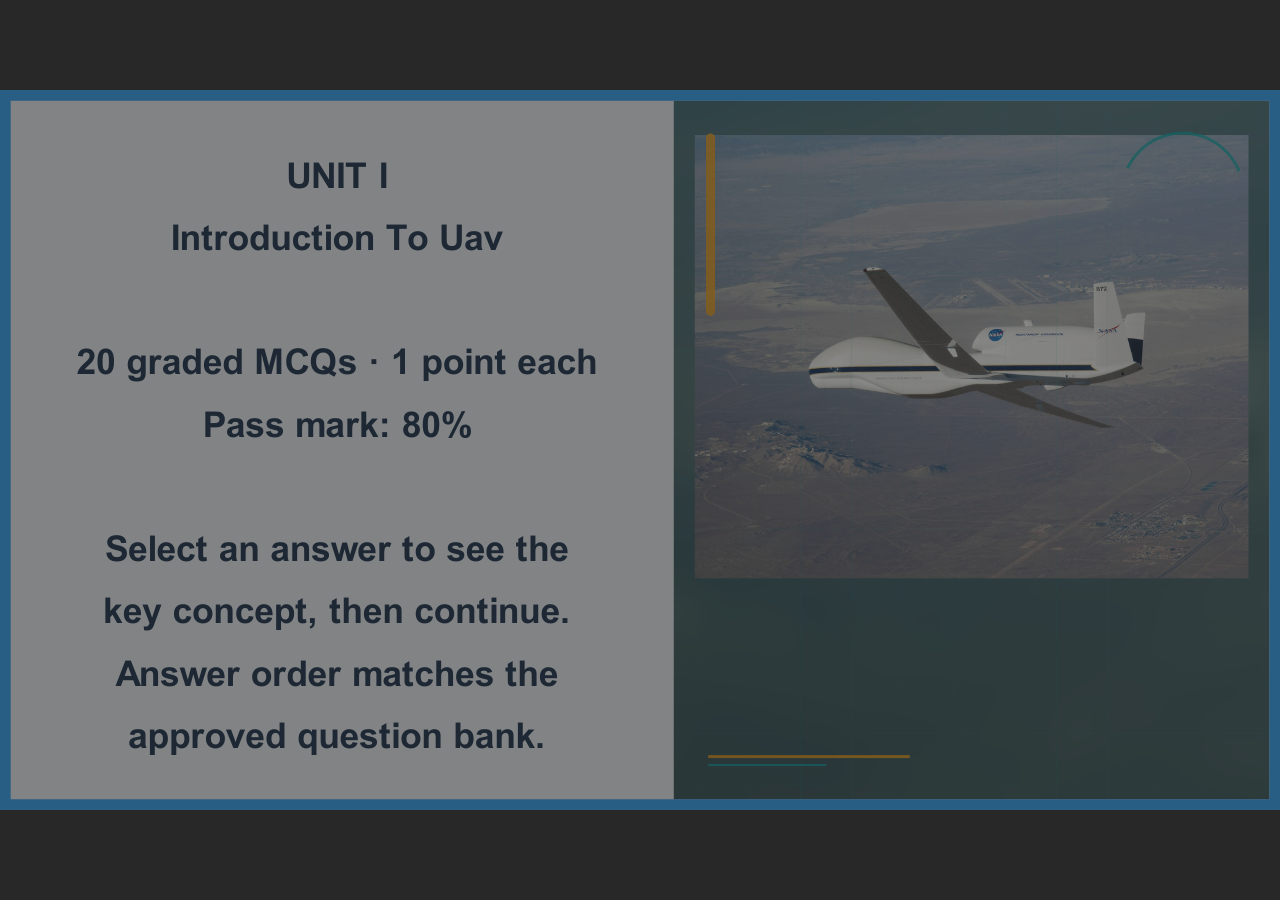
<file: quizzes/unit-1/index.html>
<!doctype html>
<html lang="en">
<head>
  <meta charset="utf-8">
  <meta name="viewport" content="width=device-width, initial-scale=1">
  <meta http-equiv="refresh" content="0; url=story.html">
  <link rel="canonical" href="story.html">
  <title>Unit I Quiz | U21MI504</title>
</head>
<body>
  <p><a href="story.html">Launch the Unit I quiz</a></p>
</body>
</html>
</file>
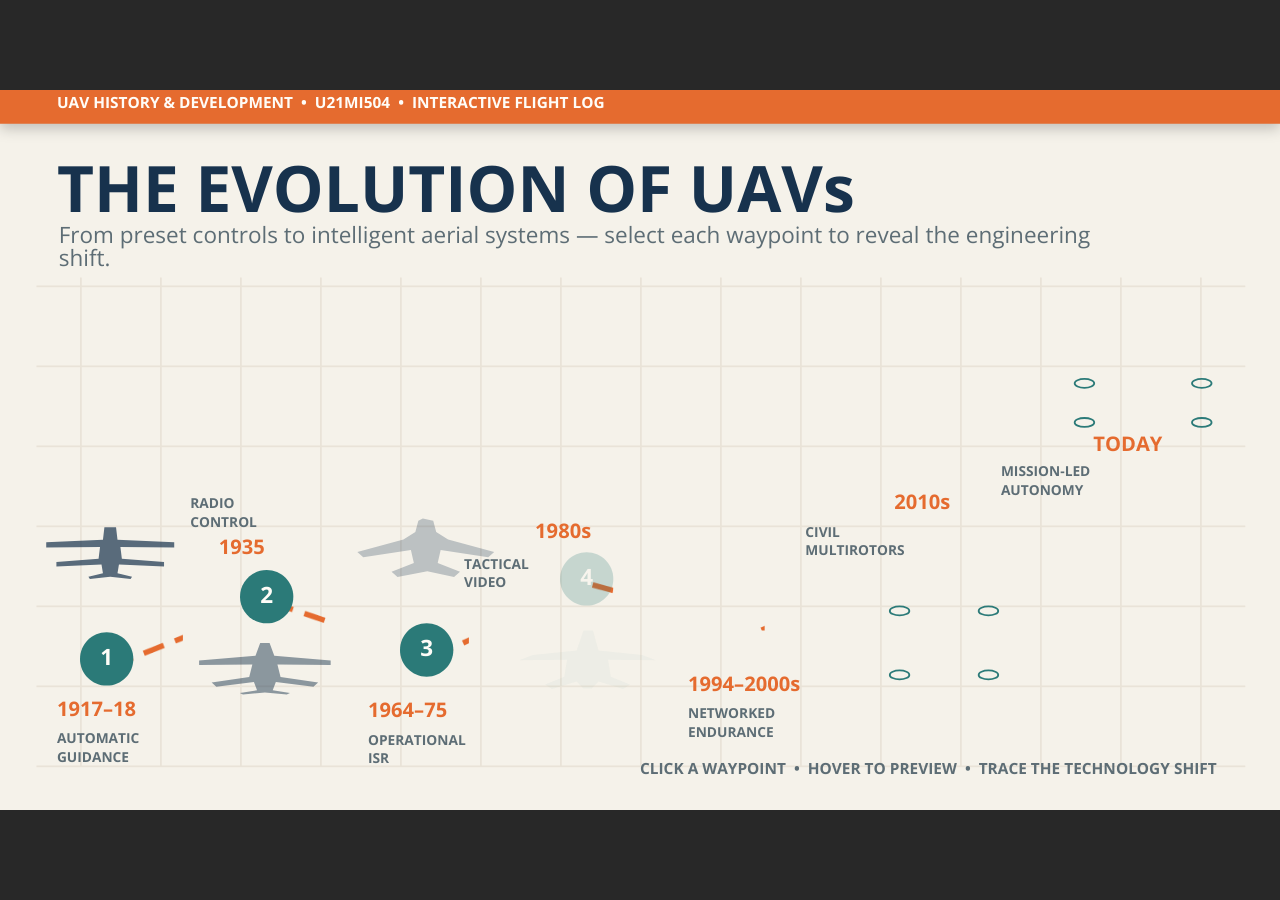
<file: modules/01-uav-history/story.html>
﻿<!doctype html>
<html lang="en-US">
<head>
  <!-- Google tag (gtag.js) -->
  <script async src="https://www.googletagmanager.com/gtag/js?id=G-F1K2KMCRYR"></script>
  <script>
    window.dataLayer = window.dataLayer || [];
    function gtag(){dataLayer.push(arguments);}
    gtag('js', new Date());
    gtag('config', 'G-F1K2KMCRYR');
  </script>
  <meta charset="utf-8">
  <!-- Created using Storyline 360 x64 - http://www.articulate.com  -->
  <!-- version: 3.122.37526.0 -->
  <title>UAV HISTORY &amp; DEVELOPMENT</title>
  <meta http-equiv="x-ua-compatible" content="IE=edge"/>
  <meta name="viewport" content="width=device-width,initial-scale=1,user-scalable=no,shrink-to-fit=no,minimal-ui"/>
  <meta name="apple-mobile-web-app-capable" content="yes"/>
  <style>
    html, body { height: 100%; padding: 0; margin: 0 }
    #app { height: 100%; width: 100%; }
  </style>

  <script>
    window.DS = {};
    window.globals = {
      DATA_PATH_BASE: '',
      HAS_FRAME: true,
      HAS_SLIDE: true,

      lmsPresent: false,
      tinCanPresent: false,
      cmi5Present: false,
      aoSupport: false,
      scale: 'Scaled',
      captureRc: false,
      browserSize: 'optimal',
      bgColor: '#282828',
      features: 'DropInBase,JsInteractions,LoadPromiseUpgrade,Localization,LocalizationImage,MediaPromiseUpgrade,PlayerMemoryEnhancements,ResumePromiseUpgrade,SlideLevelScale',
      themeName: 'unified',
      preloaderColor: '#FFFFFF',
      suppressAnalytics: false,
      productChannel: 'stable',
      publishSource: 'storyline',
      aid: 'aid|cc91b83f-1be4-5f2a-9806-7412a859380a',
      cid: 'afd749f9-b940-49ea-b0d3-0748b51dc764',
      playerVersion: '3.122.37526.0',
      publishTimestamp: '2026-07-24T17:22:02.7884748Z',
      maxIosVideoElements: 10,
      connectionSettings: { message: 'You%20are%20offline.%20Trying%20to%20reconnect...', useDarkTheme: false, mode: 'disabled' },
      hasFeature: function(feature) {
        return this.features.split(',').includes(feature);
      },
      
      parseParams: function(qs) {
        if (window.globals.parsedParams != null) {
          return window.globals.parsedParams;
        }
        qs = (qs || window.location.search.substr(1)).split('+').join(' ');
        var params = {},
            tokens,
            re = /[?&]?([^=]+)=([^&]*)/g;

        while (tokens = re.exec(qs)) {
          params[decodeURIComponent(tokens[1]).trim()] =
            decodeURIComponent(tokens[2]).trim();
        }
        window.globals.parsedParams = params;
        return params;
      }

    };

    if (window.flagsUnderTest != null) {
      window.globals.features = window.flagsUnderTest.reduce((accum, feature) => {
        if (!accum.includes(feature)) {
          accum.push(feature);
        }
        return accum;
      }, window.globals.features.split(',')).join();
    }
  </script>
  <script>
    var isIe11 = ('ActiveXObject' in window || window.MSBlobBuilder != null)
      && window.msCrypto != null && !window.ActiveXObject;
    if (isIe11) {
      window.globals.unsupportedBrowser = true;
      document.write(atob('[base64]'));
    }
  </script>

  <script>
    if (window.globals.hasFeature('Localization')) {
      
      
    }
  </script>

  
  
  <script>window.THREE = { };</script>
  
</head>
<body style="background: #282828" class="cs-HTML theme-unified">
  <!-- 360 -->
  <script>!function(){var e,i=/iPhone/i,o=/iPod/i,n=/iPad/i,t=/\biOS-universal(?:.+)Mac\b/i,r=/\bAndroid(?:.+)Mobile\b/i,a=/Android/i,d=/(?:SD4930UR|\bSilk(?:.+)Mobile\b)/i,p=/Silk/i,l=/Windows Phone/i,u=/\bWindows(?:.+)ARM\b/i,b=/BlackBerry/i,s=/BB10/i,c=/Opera Mini/i,f=/\b(CriOS|Chrome)(?:.+)Mobile/i,h=/Mobile(?:.+)Firefox\b/i,v=function(e){return void 0!==e&&"MacIntel"===e.platform&&"number"==typeof e.maxTouchPoints&&e.maxTouchPoints>1&&"undefined"==typeof MSStream};e=function(e){var m={userAgent:"",platform:"",maxTouchPoints:0};e||"undefined"==typeof navigator?"string"==typeof e?m.userAgent=e:e&&e.userAgent&&(m={userAgent:e.userAgent,platform:e.platform,maxTouchPoints:e.maxTouchPoints||0}):m={userAgent:navigator.userAgent,platform:navigator.platform,maxTouchPoints:navigator.maxTouchPoints||0};var g=m.userAgent,y=g.split("[FBAN");void 0!==y[1]&&(g=y[0]),void 0!==(y=g.split("Twitter"))[1]&&(g=y[0]);var A=function(e){return function(i){return i.test(e)}}(g),w={apple:{phone:A(i)&&!A(l),ipod:A(o),tablet:!A(i)&&(A(n)||v(m))&&!A(l),universal:A(t),device:(A(i)||A(o)||A(n)||A(t)||v(m))&&!A(l)},amazon:{phone:A(d),tablet:!A(d)&&A(p),device:A(d)||A(p)},android:{phone:!A(l)&&A(d)||!A(l)&&A(r),tablet:!A(l)&&!A(d)&&!A(r)&&(A(p)||A(a)),device:!A(l)&&(A(d)||A(p)||A(r)||A(a))||A(/\bokhttp\b/i)},windows:{phone:A(l),tablet:A(u),device:A(l)||A(u)},other:{blackberry:A(b),blackberry10:A(s),opera:A(c),firefox:A(h),chrome:A(f),device:A(b)||A(s)||A(c)||A(h)||A(f)},any:!1,phone:!1,tablet:!1};return w.any=w.apple.device||w.android.device||w.windows.device||w.other.device,w.phone=w.apple.phone||w.android.phone||w.windows.phone,w.tablet=w.apple.tablet||w.android.tablet||w.windows.tablet,w}(),"object"==typeof exports&&"undefined"!=typeof module?module.exports=e:"function"==typeof define&&define.amd?define((function(){return e})):this.isMobile=e}();
    window.isMobile.apple.tablet = window.isMobile.apple.tablet ||
      (navigator.platform === 'MacIntel' && navigator.maxTouchPoints > 1);
    window.isMobile.apple.device = window.isMobile.apple.device || window.isMobile.apple.tablet;
    window.isMobile.tablet = window.isMobile.tablet || window.isMobile.apple.tablet;
    window.isMobile.any = window.isMobile.any || window.isMobile.apple.tablet;
  </script>

  <div id="focus-sink" tabindex="-1"></div>

  <div id="preso"></div>
  <script>
    (function() {

      var classTypes = [ 'desktop', 'mobile', 'phone', 'tablet' ];

      var addDeviceClasses = function(prefix, testObj) {
        var curr, i;
        for (i = 0; i < classTypes.length; i++) {
          curr = classTypes[i];
          if (testObj[curr]) {
            document.body.classList.add(prefix + curr);
          }
        }
      };

      var params = window.globals.parseParams(),
          isDevicePreview = params.devicepreview === '1',
          isPhoneOverride = params.deviceType === 'phone' || (isDevicePreview && params.phone == '1'),
          isTabletOverride = (params.deviceType === 'tablet' || isDevicePreview) && !isPhoneOverride,
          isMobileOverride = isPhoneOverride || isTabletOverride;

      var deviceView = {
        desktop: !window.isMobile.any && !isMobileOverride,
        mobile: window.isMobile.any || isMobileOverride,
        phone: isPhoneOverride || (window.isMobile.phone && !isTabletOverride),
        tablet: isTabletOverride || window.isMobile.tablet
      };

      window.globals.deviceView = deviceView;
      window.isMobile.desktop = !window.isMobile.any;
      window.isMobile.mobile = window.isMobile.any;

      addDeviceClasses('view-', deviceView);

    })();
  </script>
  
  <script src='story_content/triggers.js' type=text/javascript></script>
<script src='story_content/user.js' type=text/javascript></script>
  <div class="slide-loader"></div>

  <script>
    var doc = document, loader = doc.body.querySelector('.slide-loader'); [ 1, 2, 3 ].forEach(function(n) { var d = doc.createElement('div'); d.style.backgroundColor = window.globals.preloaderColor; d.classList.add('mobile-loader-dot'); d.classList.add('dot' + n); loader.appendChild(d); });
  </script>

  <div class="mobile-load-title-overlay" style="display: none">
    <div class="mobile-load-title">UAV HISTORY &amp; DEVELOPMENT</div>
  </div>

  <div class="mobile-chrome-warning"></div>

  
<style>
  .warn-connection-dialog {
    display: none;
    background: transparent;
    pointer-events: all;
    position: fixed;
    left: 0;
    top: 0;
    width: 100%;
    height: 100%;
    z-index: 999;
  }

  .warn-connection-content {
    pointer-events: all;
    border-radius: 4px;
    background: white;
    border: 1px solid #E7E7E7;
    color: #333333;
    box-shadow: 0 2px 4px rgba(0, 0, 0, 0.25);
    transition: all 150ms ease-out;
    position: absolute;
    white-space: nowrap;
  }

  .view-phone.is-landscape .warn-connection-content {
    left: 23px;
    bottom: 23px;
  }

  .view-tablet.is-landscape .warn-connection-content {
    left: 50%;
    top: 20px;
    transform: translateX(-50%);
  }

  .view-mobile.is-portrait .warn-connection-content {
    transform: translate(-50%, calc(-100% - 15px));
  }

  .warn-connection-content p {
    display: inline-block;
    margin: 0 8px 0 0;
    line-height: 33px;
    font-size: 11px;
  }

  .warn-connection-content svg {
    position: relative;
    vertical-align: middle;
    margin: 0 2px 2px 8px;
  }

  .view-desktop .warn-connection-content {
    left: 1.5em;
    bottom: 1.5em;
  }

  .view-desktop .warn-connection-content p {
    font-size: 1.1em;
  }

  .is-offline .warn-connection-dialog {
    display: block;
  }

  .is-offline .cs-panel * {
    pointer-events: none !important;
  }

  .is-offline .cs-panel {
    pointer-events: all !important;
  }

  .is-offline #nav-controls * {
    pointer-events: none !important;
  }

  .is-offline #nav-controls {
    pointer-events: all !important;
  }
</style>

<div class="warn-connection-dialog" role="alertdialog" aria-modal="true" tabindex="0" aria-labelledby="warn-connection-message">
  <div class="warn-connection-content">
    <svg width="17" height="15" viewBox="0 0 17 15" xmlns="http://www.w3.org/2000/svg">
      <path fill="#8F0000" stroke="white" d="M16.07,12.98 L15.88,12.23 L9.51,1.21 C8.97,0.26,7.6,0.26,7.06,1.21 L0.69,12.23 C0.15,13.16,0.81,14.36,1.91,14.36 H14.65 C15.47,14.36,16.05,13.7,16.07,12.98 Z"/>
      <path fill="white" stroke="white" d="M8.58,5.5 C8.35,5.28,8.5,5.35,8.21,5.32 C8.09,5.35,7.97,5.49,7.96,5.67 C7.97,5.79,7.98,5.92,7.98,6.04 L7.98,6.04 C7.99,6.17,8,6.31,8.01,6.43 L8.01,6.44 C8.03,6.92,8.06,7.41,8.09,7.9 L8.09,7.9 C8.12,8.39,8.14,8.88,8.17,9.37 C8.17,9.39,8.18,9.42,8.2,9.44 C8.23,9.46,8.25,9.47,8.28,9.47 C8.31,9.47,8.34,9.46,8.35,9.44 C8.37,9.43,8.38,9.4,8.39,9.35 L8.39,9.34 C8.39,9.24,8.4,9.15,8.4,9.05 L8.4,9.05 C8.41,8.96,8.41,8.86,8.42,8.75 C8.43,8.44,8.45,8.12,8.47,7.81 L8.47,7.81 C8.49,7.49,8.51,7.18,8.53,6.87 C8.55,6.46,8.56,6.05,8.59,5.64 L8.6,5.62 C8.6,5.57,8.59,5.53,8.58,5.5 L8.21,5.32 Z"/>
      <circle fill="white" stroke="white" cx="8.3" cy="11.35" r="0.3"/>
    </svg>
    <p id="warn-connection-message">You are offline. Trying to reconnect...</p>
  </div>
</div>

<script>
  (function() {
    window.DS.connection = {
      warningShown: false,
      assets: {},
      loadingAssetGroup: false,
      retryDelay: 500
    };

    var connectionSettings = window.globals.connectionSettings || {};

    var useConnectionMessages = window.AbortController != null &&
      window.location.protocol != 'file:' &&
      connectionSettings.mode === 'normal';

    window.DS.connection.useConnectionMessages = useConnectionMessages;

    var assetCount = 0;
    var checkLoadedId;


    if (useConnectionMessages && connectionSettings != null) {
      var contentEl = document.querySelector('.warn-connection-content');
      var messageEl = contentEl.querySelector('p');

      if (connectionSettings.useDarkTheme) {
        contentEl.style.borderColor = '#BABBBA';
        contentEl.style.backgroundColor = '#282828';
        contentEl.style.color = '#FFFFFF';
      }

      if (connectionSettings.message != null) {
        messageEl.textContent = window.decodeURIComponent(connectionSettings.message);
      }
    }

    function checkAssetsReady() {
      for (var i in DS.connection.assets) {
        if (!DS.connection.assets[i].success) {
          return false;
        }
      }
      return true;
    }

    function stopAssetGroup() {
      if (!useConnectionMessages) { return; }

      assetCount = 0;

      DS.connection.oldAssetGroup = DS.connection.assets;
      DS.connection.assets = {};
      DS.connection.loadingAssetGroup = false;
      clearInterval(checkLoadedId);
    }

    function startAssetGroup() {
      if (!useConnectionMessages) { return; }
      var ticks = 0;
      clearInterval(checkLoadedId);
      checkLoadedId = setInterval(function() {
        var loaded = 0;
        if (assetCount === 0 && loaded === 0) {
          clearInterval(checkLoadedId);
          return;
        }

        for (var i in DS.connection.assets) {
          if (DS.connection.assets[i].success) {
            loaded++;
          }
        }

        if (assetCount === loaded && checkAssetsReady()) {
          for (var i in DS.connection.assets) {
            if (DS.connection.assets[i].action) {
              DS.connection.assets[i].action();
            }
          }
          hideWarning();
          stopAssetGroup();
        }
      }, 100)
    }

    function requiredAsset(url, action, retry, type) {
      if (!useConnectionMessages) { return; }
      if (DS.connection.assets[url]) { return; }

      DS.connection.assets[url] = {
        success: false, action: action, retry: retry, type: type
      };
      assetCount = Object.keys(DS.connection.assets).length;
      if (!DS.connection.loadingAssetGroup) {
        startAssetGroup();
      }
      DS.connection.loadingAssetGroup = true;
    }

    function assetLoaded(url) {
      if (!useConnectionMessages) { return; }
      if (DS.connection.assets[url]) {
        DS.connection.assets[url].success = true;
      }
    }

    function assetFailed(url) {
      if (!useConnectionMessages) { return; }
      if (!DS.connection.assets[url]) {
        if (/\.js$/.test(url) && url.indexOf('transcripts') === -1) {
          setTimeout(function() {
            if (DS.connection.lastSlideLoaded != null) {
              DS.connection.lastSlideLoaded();
            }
          }, DS.connection.retryDelay);
        }
        return;
      }
      if (!DS.connection.warningShown) { showWarning(); }
      if (DS.connection.assets[url].retry) {
        setTimeout(function() {
          if (!DS.connection.assets[url].success) {
            DS.connection.assets[url].retry()
          }
        }, DS.connection.retryDelay);
      }
    }

    function hideWarning() {
      document.body.classList.remove('is-offline');
      DS.connection.warningShown = false;
      enableKeys();
    }
    DS.connection.hideWarning = hideWarning

    function showWarning(btn) {
      document.body.classList.add('is-offline')
      DS.connection.warningShown = true;
      updateWarningPosition();
      disableKeys();
    }

    function updateWarningPosition() {
      if (!DS.connection.warningShown) {
        return;
      }

      var isPortrait = document.body.classList.contains('is-portrait');
      var isMobile = document.body.classList.contains('view-mobile');
      var warningEl = document.querySelector('.warn-connection-content');

      if (isPortrait && isMobile) {
        var slide = document.querySelector('.primary-slide');
        var slideRect = slide != null
          ? slide.getBoundingClientRect()
          : { top: window.innerHeight, left: 0, width: window.innerWidth };

        warningEl.style.top = `${slideRect.top}px`
        warningEl.style.left = `${slideRect.left + slideRect.width / 2}px`
      } else {
        warningEl.style.top = null;
        warningEl.style.left = null;
      }

      window.requestAnimationFrame(updateWarningPosition);
    }

    function onDisableKeyDown(e) {
      e.preventDefault();
      e.stopImmediatePropagation();
    }

    function onDisableKeyUp(e) {
      e.preventDefault();
      e.stopImmediatePropagation();
    }

    var accStyle = document.createElement('style');
    var warnDialogEl = document.querySelector('.warn-connection-dialog');

    function disableKeys() {
      if (DS.views && DS.views.nsStack && DS.views.nsStack.length === 1) {
        DS.views.nsStack[0].tabReachable = false
        DS.views.nsStack[0].updateTabIndex(true);
      }

      accStyle.innerHTML = '.acc-shadow-dom { display: none; }';
      document.body.appendChild(accStyle);

      warnDialogEl.parentNode.append(warnDialogEl);
      warnDialogEl.focus();
    }

    function enableKeys() {
      accStyle.remove();
      if (DS.views && DS.views.nsStack && DS.views.nsStack.length === 1 && DS.views.nsStack[0].name === '_frame') {
        DS.views.nsStack[0].tabReachable = true;
        DS.views.nsStack[0].updateTabIndex();
      }
    }

    // these will all be noops if the feature flag isn't set in
    // the data and `window.globals.features`
    DS.connection.requiredAsset = requiredAsset;
    DS.connection.assetLoaded = assetLoaded;
    DS.connection.assetFailed = assetFailed;
    DS.connection.stopAssetGroup = stopAssetGroup;
    DS.connection.startAssetGroup = startAssetGroup;
  })();
</script>


  <script>
    
    if (window.autoSpider && window.vInterfaceObject) {
      document.querySelector('.mobile-load-title-overlay').style.display = 'none';
    }
  </script>

  

  <link rel="stylesheet" href="html5/data/css/output.min.css" data-noprefix/>
</body>
<script src="html5/lib/scripts/bootstrapper.min.js"></script>
</html>
</file>
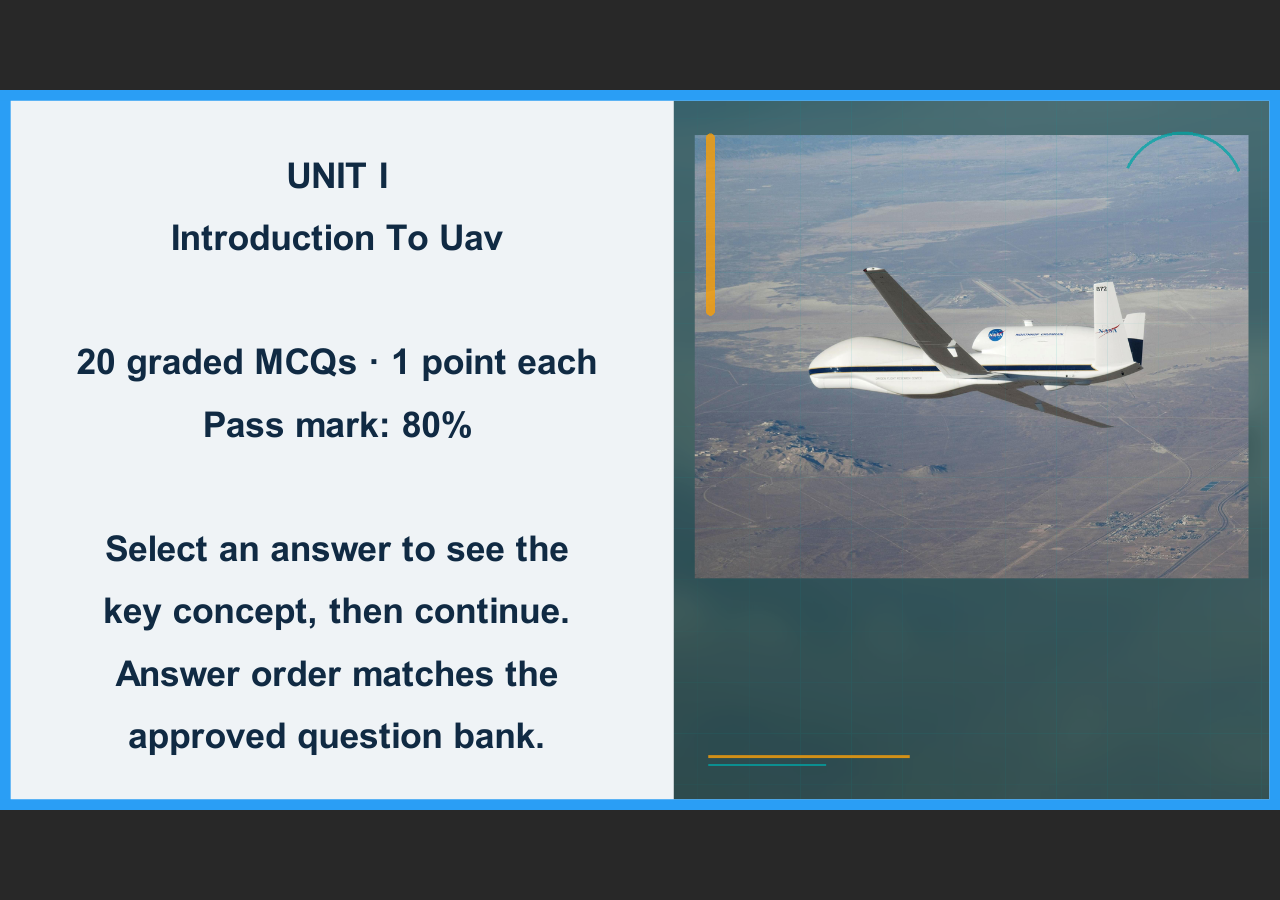
<file: quizzes/unit-1/story.html>
﻿<!doctype html>
<html lang="en-US">
<head>
  <!-- Google tag (gtag.js) -->
  <script async src="https://www.googletagmanager.com/gtag/js?id=G-F1K2KMCRYR"></script>
  <script>
    window.dataLayer = window.dataLayer || [];
    function gtag(){dataLayer.push(arguments);}
    gtag('js', new Date());
    gtag('config', 'G-F1K2KMCRYR');
  </script>
  <meta charset="utf-8">
  <!-- Created using Storyline 360 x64 - http://www.articulate.com  -->
  <!-- version: 3.122.37526.0 -->
  <title>U21MI503 &#183; Unit I Quiz</title>
  <meta http-equiv="x-ua-compatible" content="IE=edge"/>
  <meta name="viewport" content="width=device-width,initial-scale=1,user-scalable=no,shrink-to-fit=no,minimal-ui"/>
  <meta name="apple-mobile-web-app-capable" content="yes"/>
  <style>
    html, body { height: 100%; padding: 0; margin: 0 }
    #app { height: 100%; width: 100%; }
  </style>

  <script>
    window.DS = {};
    window.globals = {
      DATA_PATH_BASE: '',
      HAS_FRAME: true,
      HAS_SLIDE: true,

      lmsPresent: false,
      tinCanPresent: false,
      cmi5Present: false,
      aoSupport: false,
      scale: 'Scaled',
      captureRc: false,
      browserSize: 'optimal',
      bgColor: '#282828',
      features: 'DropInBase,JsInteractions,LoadPromiseUpgrade,Localization,LocalizationImage,MediaPromiseUpgrade,PlayerMemoryEnhancements,ResumePromiseUpgrade,SlideLevelScale',
      themeName: 'unified',
      preloaderColor: '#FFFFFF',
      suppressAnalytics: false,
      productChannel: 'stable',
      publishSource: 'storyline',
      aid: 'aid|cc91b83f-1be4-5f2a-9806-7412a859380a',
      cid: '997e59a3-8c6e-4d85-af5f-149a2497d80e',
      playerVersion: '3.122.37526.0',
      publishTimestamp: '2026-07-25T09:31:57.1897669Z',
      maxIosVideoElements: 10,
      connectionSettings: { message: 'You%20are%20offline.%20Trying%20to%20reconnect...', useDarkTheme: false, mode: 'disabled' },
      hasFeature: function(feature) {
        return this.features.split(',').includes(feature);
      },
      
      parseParams: function(qs) {
        if (window.globals.parsedParams != null) {
          return window.globals.parsedParams;
        }
        qs = (qs || window.location.search.substr(1)).split('+').join(' ');
        var params = {},
            tokens,
            re = /[?&]?([^=]+)=([^&]*)/g;

        while (tokens = re.exec(qs)) {
          params[decodeURIComponent(tokens[1]).trim()] =
            decodeURIComponent(tokens[2]).trim();
        }
        window.globals.parsedParams = params;
        return params;
      }

    };

    if (window.flagsUnderTest != null) {
      window.globals.features = window.flagsUnderTest.reduce((accum, feature) => {
        if (!accum.includes(feature)) {
          accum.push(feature);
        }
        return accum;
      }, window.globals.features.split(',')).join();
    }
  </script>
  <script>
    var isIe11 = ('ActiveXObject' in window || window.MSBlobBuilder != null)
      && window.msCrypto != null && !window.ActiveXObject;
    if (isIe11) {
      window.globals.unsupportedBrowser = true;
      document.write(atob('[base64]'));
    }
  </script>

  <script>
    if (window.globals.hasFeature('Localization')) {
      
      
    }
  </script>

  
  
  <script>window.THREE = { };</script>
  
</head>
<body style="background: #282828" class="cs-HTML theme-unified">
  <!-- 360 -->
  <script>!function(){var e,i=/iPhone/i,o=/iPod/i,n=/iPad/i,t=/\biOS-universal(?:.+)Mac\b/i,r=/\bAndroid(?:.+)Mobile\b/i,a=/Android/i,d=/(?:SD4930UR|\bSilk(?:.+)Mobile\b)/i,p=/Silk/i,l=/Windows Phone/i,u=/\bWindows(?:.+)ARM\b/i,b=/BlackBerry/i,s=/BB10/i,c=/Opera Mini/i,f=/\b(CriOS|Chrome)(?:.+)Mobile/i,h=/Mobile(?:.+)Firefox\b/i,v=function(e){return void 0!==e&&"MacIntel"===e.platform&&"number"==typeof e.maxTouchPoints&&e.maxTouchPoints>1&&"undefined"==typeof MSStream};e=function(e){var m={userAgent:"",platform:"",maxTouchPoints:0};e||"undefined"==typeof navigator?"string"==typeof e?m.userAgent=e:e&&e.userAgent&&(m={userAgent:e.userAgent,platform:e.platform,maxTouchPoints:e.maxTouchPoints||0}):m={userAgent:navigator.userAgent,platform:navigator.platform,maxTouchPoints:navigator.maxTouchPoints||0};var g=m.userAgent,y=g.split("[FBAN");void 0!==y[1]&&(g=y[0]),void 0!==(y=g.split("Twitter"))[1]&&(g=y[0]);var A=function(e){return function(i){return i.test(e)}}(g),w={apple:{phone:A(i)&&!A(l),ipod:A(o),tablet:!A(i)&&(A(n)||v(m))&&!A(l),universal:A(t),device:(A(i)||A(o)||A(n)||A(t)||v(m))&&!A(l)},amazon:{phone:A(d),tablet:!A(d)&&A(p),device:A(d)||A(p)},android:{phone:!A(l)&&A(d)||!A(l)&&A(r),tablet:!A(l)&&!A(d)&&!A(r)&&(A(p)||A(a)),device:!A(l)&&(A(d)||A(p)||A(r)||A(a))||A(/\bokhttp\b/i)},windows:{phone:A(l),tablet:A(u),device:A(l)||A(u)},other:{blackberry:A(b),blackberry10:A(s),opera:A(c),firefox:A(h),chrome:A(f),device:A(b)||A(s)||A(c)||A(h)||A(f)},any:!1,phone:!1,tablet:!1};return w.any=w.apple.device||w.android.device||w.windows.device||w.other.device,w.phone=w.apple.phone||w.android.phone||w.windows.phone,w.tablet=w.apple.tablet||w.android.tablet||w.windows.tablet,w}(),"object"==typeof exports&&"undefined"!=typeof module?module.exports=e:"function"==typeof define&&define.amd?define((function(){return e})):this.isMobile=e}();
    window.isMobile.apple.tablet = window.isMobile.apple.tablet ||
      (navigator.platform === 'MacIntel' && navigator.maxTouchPoints > 1);
    window.isMobile.apple.device = window.isMobile.apple.device || window.isMobile.apple.tablet;
    window.isMobile.tablet = window.isMobile.tablet || window.isMobile.apple.tablet;
    window.isMobile.any = window.isMobile.any || window.isMobile.apple.tablet;
  </script>

  <div id="focus-sink" tabindex="-1"></div>

  <div id="preso"></div>
  <script>
    (function() {

      var classTypes = [ 'desktop', 'mobile', 'phone', 'tablet' ];

      var addDeviceClasses = function(prefix, testObj) {
        var curr, i;
        for (i = 0; i < classTypes.length; i++) {
          curr = classTypes[i];
          if (testObj[curr]) {
            document.body.classList.add(prefix + curr);
          }
        }
      };

      var params = window.globals.parseParams(),
          isDevicePreview = params.devicepreview === '1',
          isPhoneOverride = params.deviceType === 'phone' || (isDevicePreview && params.phone == '1'),
          isTabletOverride = (params.deviceType === 'tablet' || isDevicePreview) && !isPhoneOverride,
          isMobileOverride = isPhoneOverride || isTabletOverride;

      var deviceView = {
        desktop: !window.isMobile.any && !isMobileOverride,
        mobile: window.isMobile.any || isMobileOverride,
        phone: isPhoneOverride || (window.isMobile.phone && !isTabletOverride),
        tablet: isTabletOverride || window.isMobile.tablet
      };

      window.globals.deviceView = deviceView;
      window.isMobile.desktop = !window.isMobile.any;
      window.isMobile.mobile = window.isMobile.any;

      addDeviceClasses('view-', deviceView);

    })();
  </script>
  
  <script src='story_content/triggers.js' type=text/javascript></script>
<script src='story_content/user.js' type=text/javascript></script>
  <div class="slide-loader"></div>

  <script>
    var doc = document, loader = doc.body.querySelector('.slide-loader'); [ 1, 2, 3 ].forEach(function(n) { var d = doc.createElement('div'); d.style.backgroundColor = window.globals.preloaderColor; d.classList.add('mobile-loader-dot'); d.classList.add('dot' + n); loader.appendChild(d); });
  </script>

  <div class="mobile-load-title-overlay" style="display: none">
    <div class="mobile-load-title">U21MI503 &#183; Unit I Quiz</div>
  </div>

  <div class="mobile-chrome-warning"></div>

  
<style>
  .warn-connection-dialog {
    display: none;
    background: transparent;
    pointer-events: all;
    position: fixed;
    left: 0;
    top: 0;
    width: 100%;
    height: 100%;
    z-index: 999;
  }

  .warn-connection-content {
    pointer-events: all;
    border-radius: 4px;
    background: white;
    border: 1px solid #E7E7E7;
    color: #333333;
    box-shadow: 0 2px 4px rgba(0, 0, 0, 0.25);
    transition: all 150ms ease-out;
    position: absolute;
    white-space: nowrap;
  }

  .view-phone.is-landscape .warn-connection-content {
    left: 23px;
    bottom: 23px;
  }

  .view-tablet.is-landscape .warn-connection-content {
    left: 50%;
    top: 20px;
    transform: translateX(-50%);
  }

  .view-mobile.is-portrait .warn-connection-content {
    transform: translate(-50%, calc(-100% - 15px));
  }

  .warn-connection-content p {
    display: inline-block;
    margin: 0 8px 0 0;
    line-height: 33px;
    font-size: 11px;
  }

  .warn-connection-content svg {
    position: relative;
    vertical-align: middle;
    margin: 0 2px 2px 8px;
  }

  .view-desktop .warn-connection-content {
    left: 1.5em;
    bottom: 1.5em;
  }

  .view-desktop .warn-connection-content p {
    font-size: 1.1em;
  }

  .is-offline .warn-connection-dialog {
    display: block;
  }

  .is-offline .cs-panel * {
    pointer-events: none !important;
  }

  .is-offline .cs-panel {
    pointer-events: all !important;
  }

  .is-offline #nav-controls * {
    pointer-events: none !important;
  }

  .is-offline #nav-controls {
    pointer-events: all !important;
  }
</style>

<div class="warn-connection-dialog" role="alertdialog" aria-modal="true" tabindex="0" aria-labelledby="warn-connection-message">
  <div class="warn-connection-content">
    <svg width="17" height="15" viewBox="0 0 17 15" xmlns="http://www.w3.org/2000/svg">
      <path fill="#8F0000" stroke="white" d="M16.07,12.98 L15.88,12.23 L9.51,1.21 C8.97,0.26,7.6,0.26,7.06,1.21 L0.69,12.23 C0.15,13.16,0.81,14.36,1.91,14.36 H14.65 C15.47,14.36,16.05,13.7,16.07,12.98 Z"/>
      <path fill="white" stroke="white" d="M8.58,5.5 C8.35,5.28,8.5,5.35,8.21,5.32 C8.09,5.35,7.97,5.49,7.96,5.67 C7.97,5.79,7.98,5.92,7.98,6.04 L7.98,6.04 C7.99,6.17,8,6.31,8.01,6.43 L8.01,6.44 C8.03,6.92,8.06,7.41,8.09,7.9 L8.09,7.9 C8.12,8.39,8.14,8.88,8.17,9.37 C8.17,9.39,8.18,9.42,8.2,9.44 C8.23,9.46,8.25,9.47,8.28,9.47 C8.31,9.47,8.34,9.46,8.35,9.44 C8.37,9.43,8.38,9.4,8.39,9.35 L8.39,9.34 C8.39,9.24,8.4,9.15,8.4,9.05 L8.4,9.05 C8.41,8.96,8.41,8.86,8.42,8.75 C8.43,8.44,8.45,8.12,8.47,7.81 L8.47,7.81 C8.49,7.49,8.51,7.18,8.53,6.87 C8.55,6.46,8.56,6.05,8.59,5.64 L8.6,5.62 C8.6,5.57,8.59,5.53,8.58,5.5 L8.21,5.32 Z"/>
      <circle fill="white" stroke="white" cx="8.3" cy="11.35" r="0.3"/>
    </svg>
    <p id="warn-connection-message">You are offline. Trying to reconnect...</p>
  </div>
</div>

<script>
  (function() {
    window.DS.connection = {
      warningShown: false,
      assets: {},
      loadingAssetGroup: false,
      retryDelay: 500
    };

    var connectionSettings = window.globals.connectionSettings || {};

    var useConnectionMessages = window.AbortController != null &&
      window.location.protocol != 'file:' &&
      connectionSettings.mode === 'normal';

    window.DS.connection.useConnectionMessages = useConnectionMessages;

    var assetCount = 0;
    var checkLoadedId;


    if (useConnectionMessages && connectionSettings != null) {
      var contentEl = document.querySelector('.warn-connection-content');
      var messageEl = contentEl.querySelector('p');

      if (connectionSettings.useDarkTheme) {
        contentEl.style.borderColor = '#BABBBA';
        contentEl.style.backgroundColor = '#282828';
        contentEl.style.color = '#FFFFFF';
      }

      if (connectionSettings.message != null) {
        messageEl.textContent = window.decodeURIComponent(connectionSettings.message);
      }
    }

    function checkAssetsReady() {
      for (var i in DS.connection.assets) {
        if (!DS.connection.assets[i].success) {
          return false;
        }
      }
      return true;
    }

    function stopAssetGroup() {
      if (!useConnectionMessages) { return; }

      assetCount = 0;

      DS.connection.oldAssetGroup = DS.connection.assets;
      DS.connection.assets = {};
      DS.connection.loadingAssetGroup = false;
      clearInterval(checkLoadedId);
    }

    function startAssetGroup() {
      if (!useConnectionMessages) { return; }
      var ticks = 0;
      clearInterval(checkLoadedId);
      checkLoadedId = setInterval(function() {
        var loaded = 0;
        if (assetCount === 0 && loaded === 0) {
          clearInterval(checkLoadedId);
          return;
        }

        for (var i in DS.connection.assets) {
          if (DS.connection.assets[i].success) {
            loaded++;
          }
        }

        if (assetCount === loaded && checkAssetsReady()) {
          for (var i in DS.connection.assets) {
            if (DS.connection.assets[i].action) {
              DS.connection.assets[i].action();
            }
          }
          hideWarning();
          stopAssetGroup();
        }
      }, 100)
    }

    function requiredAsset(url, action, retry, type) {
      if (!useConnectionMessages) { return; }
      if (DS.connection.assets[url]) { return; }

      DS.connection.assets[url] = {
        success: false, action: action, retry: retry, type: type
      };
      assetCount = Object.keys(DS.connection.assets).length;
      if (!DS.connection.loadingAssetGroup) {
        startAssetGroup();
      }
      DS.connection.loadingAssetGroup = true;
    }

    function assetLoaded(url) {
      if (!useConnectionMessages) { return; }
      if (DS.connection.assets[url]) {
        DS.connection.assets[url].success = true;
      }
    }

    function assetFailed(url) {
      if (!useConnectionMessages) { return; }
      if (!DS.connection.assets[url]) {
        if (/\.js$/.test(url) && url.indexOf('transcripts') === -1) {
          setTimeout(function() {
            if (DS.connection.lastSlideLoaded != null) {
              DS.connection.lastSlideLoaded();
            }
          }, DS.connection.retryDelay);
        }
        return;
      }
      if (!DS.connection.warningShown) { showWarning(); }
      if (DS.connection.assets[url].retry) {
        setTimeout(function() {
          if (!DS.connection.assets[url].success) {
            DS.connection.assets[url].retry()
          }
        }, DS.connection.retryDelay);
      }
    }

    function hideWarning() {
      document.body.classList.remove('is-offline');
      DS.connection.warningShown = false;
      enableKeys();
    }
    DS.connection.hideWarning = hideWarning

    function showWarning(btn) {
      document.body.classList.add('is-offline')
      DS.connection.warningShown = true;
      updateWarningPosition();
      disableKeys();
    }

    function updateWarningPosition() {
      if (!DS.connection.warningShown) {
        return;
      }

      var isPortrait = document.body.classList.contains('is-portrait');
      var isMobile = document.body.classList.contains('view-mobile');
      var warningEl = document.querySelector('.warn-connection-content');

      if (isPortrait && isMobile) {
        var slide = document.querySelector('.primary-slide');
        var slideRect = slide != null
          ? slide.getBoundingClientRect()
          : { top: window.innerHeight, left: 0, width: window.innerWidth };

        warningEl.style.top = `${slideRect.top}px`
        warningEl.style.left = `${slideRect.left + slideRect.width / 2}px`
      } else {
        warningEl.style.top = null;
        warningEl.style.left = null;
      }

      window.requestAnimationFrame(updateWarningPosition);
    }

    function onDisableKeyDown(e) {
      e.preventDefault();
      e.stopImmediatePropagation();
    }

    function onDisableKeyUp(e) {
      e.preventDefault();
      e.stopImmediatePropagation();
    }

    var accStyle = document.createElement('style');
    var warnDialogEl = document.querySelector('.warn-connection-dialog');

    function disableKeys() {
      if (DS.views && DS.views.nsStack && DS.views.nsStack.length === 1) {
        DS.views.nsStack[0].tabReachable = false
        DS.views.nsStack[0].updateTabIndex(true);
      }

      accStyle.innerHTML = '.acc-shadow-dom { display: none; }';
      document.body.appendChild(accStyle);

      warnDialogEl.parentNode.append(warnDialogEl);
      warnDialogEl.focus();
    }

    function enableKeys() {
      accStyle.remove();
      if (DS.views && DS.views.nsStack && DS.views.nsStack.length === 1 && DS.views.nsStack[0].name === '_frame') {
        DS.views.nsStack[0].tabReachable = true;
        DS.views.nsStack[0].updateTabIndex();
      }
    }

    // these will all be noops if the feature flag isn't set in
    // the data and `window.globals.features`
    DS.connection.requiredAsset = requiredAsset;
    DS.connection.assetLoaded = assetLoaded;
    DS.connection.assetFailed = assetFailed;
    DS.connection.stopAssetGroup = stopAssetGroup;
    DS.connection.startAssetGroup = startAssetGroup;
  })();
</script>


  <script>
    
    if (window.autoSpider && window.vInterfaceObject) {
      document.querySelector('.mobile-load-title-overlay').style.display = 'none';
    }
  </script>

  

  <link rel="stylesheet" href="html5/data/css/output.min.css" data-noprefix/>
</body>
<script src="html5/lib/scripts/bootstrapper.min.js"></script>
</html>
</file>
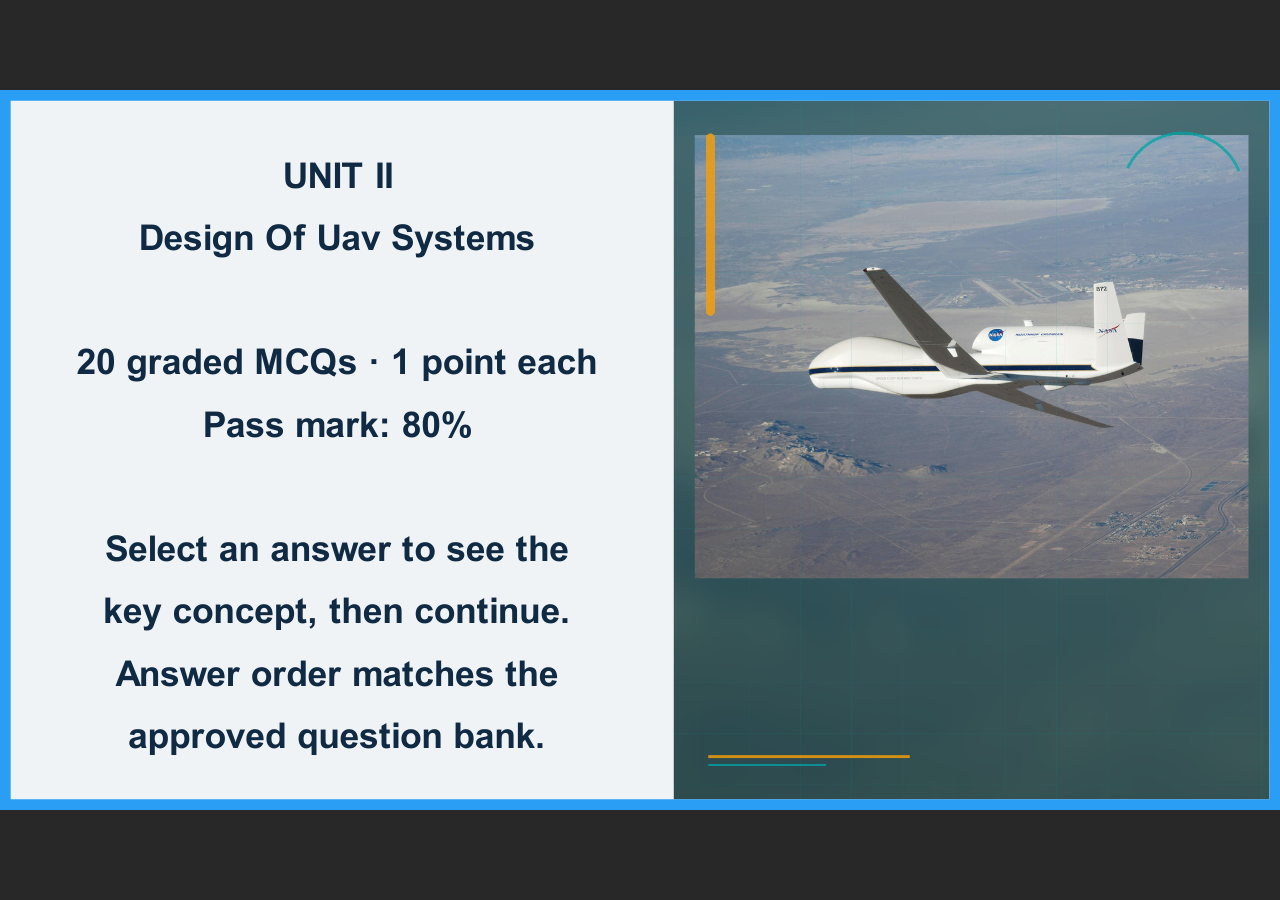
<file: quizzes/unit-2/story.html>
﻿<!doctype html>
<html lang="en-US">
<head>
  <!-- Google tag (gtag.js) -->
  <script async src="https://www.googletagmanager.com/gtag/js?id=G-F1K2KMCRYR"></script>
  <script>
    window.dataLayer = window.dataLayer || [];
    function gtag(){dataLayer.push(arguments);}
    gtag('js', new Date());
    gtag('config', 'G-F1K2KMCRYR');
  </script>
  <meta charset="utf-8">
  <!-- Created using Storyline 360 x64 - http://www.articulate.com  -->
  <!-- version: 3.122.37526.0 -->
  <title>U21MI503 &#183; Unit II Quiz</title>
  <meta http-equiv="x-ua-compatible" content="IE=edge"/>
  <meta name="viewport" content="width=device-width,initial-scale=1,user-scalable=no,shrink-to-fit=no,minimal-ui"/>
  <meta name="apple-mobile-web-app-capable" content="yes"/>
  <style>
    html, body { height: 100%; padding: 0; margin: 0 }
    #app { height: 100%; width: 100%; }
  </style>

  <script>
    window.DS = {};
    window.globals = {
      DATA_PATH_BASE: '',
      HAS_FRAME: true,
      HAS_SLIDE: true,

      lmsPresent: false,
      tinCanPresent: false,
      cmi5Present: false,
      aoSupport: false,
      scale: 'Scaled',
      captureRc: false,
      browserSize: 'optimal',
      bgColor: '#282828',
      features: 'DropInBase,JsInteractions,LoadPromiseUpgrade,Localization,LocalizationImage,MediaPromiseUpgrade,PlayerMemoryEnhancements,ResumePromiseUpgrade,SlideLevelScale',
      themeName: 'unified',
      preloaderColor: '#FFFFFF',
      suppressAnalytics: false,
      productChannel: 'stable',
      publishSource: 'storyline',
      aid: 'aid|cc91b83f-1be4-5f2a-9806-7412a859380a',
      cid: '997e59a3-8c6e-4d85-af5f-149a2497d80e',
      playerVersion: '3.122.37526.0',
      publishTimestamp: '2026-07-25T09:33:35.4085731Z',
      maxIosVideoElements: 10,
      connectionSettings: { message: 'You%20are%20offline.%20Trying%20to%20reconnect...', useDarkTheme: false, mode: 'disabled' },
      hasFeature: function(feature) {
        return this.features.split(',').includes(feature);
      },
      
      parseParams: function(qs) {
        if (window.globals.parsedParams != null) {
          return window.globals.parsedParams;
        }
        qs = (qs || window.location.search.substr(1)).split('+').join(' ');
        var params = {},
            tokens,
            re = /[?&]?([^=]+)=([^&]*)/g;

        while (tokens = re.exec(qs)) {
          params[decodeURIComponent(tokens[1]).trim()] =
            decodeURIComponent(tokens[2]).trim();
        }
        window.globals.parsedParams = params;
        return params;
      }

    };

    if (window.flagsUnderTest != null) {
      window.globals.features = window.flagsUnderTest.reduce((accum, feature) => {
        if (!accum.includes(feature)) {
          accum.push(feature);
        }
        return accum;
      }, window.globals.features.split(',')).join();
    }
  </script>
  <script>
    var isIe11 = ('ActiveXObject' in window || window.MSBlobBuilder != null)
      && window.msCrypto != null && !window.ActiveXObject;
    if (isIe11) {
      window.globals.unsupportedBrowser = true;
      document.write(atob('[base64]'));
    }
  </script>

  <script>
    if (window.globals.hasFeature('Localization')) {
      
      
    }
  </script>

  
  
  <script>window.THREE = { };</script>
  
</head>
<body style="background: #282828" class="cs-HTML theme-unified">
  <!-- 360 -->
  <script>!function(){var e,i=/iPhone/i,o=/iPod/i,n=/iPad/i,t=/\biOS-universal(?:.+)Mac\b/i,r=/\bAndroid(?:.+)Mobile\b/i,a=/Android/i,d=/(?:SD4930UR|\bSilk(?:.+)Mobile\b)/i,p=/Silk/i,l=/Windows Phone/i,u=/\bWindows(?:.+)ARM\b/i,b=/BlackBerry/i,s=/BB10/i,c=/Opera Mini/i,f=/\b(CriOS|Chrome)(?:.+)Mobile/i,h=/Mobile(?:.+)Firefox\b/i,v=function(e){return void 0!==e&&"MacIntel"===e.platform&&"number"==typeof e.maxTouchPoints&&e.maxTouchPoints>1&&"undefined"==typeof MSStream};e=function(e){var m={userAgent:"",platform:"",maxTouchPoints:0};e||"undefined"==typeof navigator?"string"==typeof e?m.userAgent=e:e&&e.userAgent&&(m={userAgent:e.userAgent,platform:e.platform,maxTouchPoints:e.maxTouchPoints||0}):m={userAgent:navigator.userAgent,platform:navigator.platform,maxTouchPoints:navigator.maxTouchPoints||0};var g=m.userAgent,y=g.split("[FBAN");void 0!==y[1]&&(g=y[0]),void 0!==(y=g.split("Twitter"))[1]&&(g=y[0]);var A=function(e){return function(i){return i.test(e)}}(g),w={apple:{phone:A(i)&&!A(l),ipod:A(o),tablet:!A(i)&&(A(n)||v(m))&&!A(l),universal:A(t),device:(A(i)||A(o)||A(n)||A(t)||v(m))&&!A(l)},amazon:{phone:A(d),tablet:!A(d)&&A(p),device:A(d)||A(p)},android:{phone:!A(l)&&A(d)||!A(l)&&A(r),tablet:!A(l)&&!A(d)&&!A(r)&&(A(p)||A(a)),device:!A(l)&&(A(d)||A(p)||A(r)||A(a))||A(/\bokhttp\b/i)},windows:{phone:A(l),tablet:A(u),device:A(l)||A(u)},other:{blackberry:A(b),blackberry10:A(s),opera:A(c),firefox:A(h),chrome:A(f),device:A(b)||A(s)||A(c)||A(h)||A(f)},any:!1,phone:!1,tablet:!1};return w.any=w.apple.device||w.android.device||w.windows.device||w.other.device,w.phone=w.apple.phone||w.android.phone||w.windows.phone,w.tablet=w.apple.tablet||w.android.tablet||w.windows.tablet,w}(),"object"==typeof exports&&"undefined"!=typeof module?module.exports=e:"function"==typeof define&&define.amd?define((function(){return e})):this.isMobile=e}();
    window.isMobile.apple.tablet = window.isMobile.apple.tablet ||
      (navigator.platform === 'MacIntel' && navigator.maxTouchPoints > 1);
    window.isMobile.apple.device = window.isMobile.apple.device || window.isMobile.apple.tablet;
    window.isMobile.tablet = window.isMobile.tablet || window.isMobile.apple.tablet;
    window.isMobile.any = window.isMobile.any || window.isMobile.apple.tablet;
  </script>

  <div id="focus-sink" tabindex="-1"></div>

  <div id="preso"></div>
  <script>
    (function() {

      var classTypes = [ 'desktop', 'mobile', 'phone', 'tablet' ];

      var addDeviceClasses = function(prefix, testObj) {
        var curr, i;
        for (i = 0; i < classTypes.length; i++) {
          curr = classTypes[i];
          if (testObj[curr]) {
            document.body.classList.add(prefix + curr);
          }
        }
      };

      var params = window.globals.parseParams(),
          isDevicePreview = params.devicepreview === '1',
          isPhoneOverride = params.deviceType === 'phone' || (isDevicePreview && params.phone == '1'),
          isTabletOverride = (params.deviceType === 'tablet' || isDevicePreview) && !isPhoneOverride,
          isMobileOverride = isPhoneOverride || isTabletOverride;

      var deviceView = {
        desktop: !window.isMobile.any && !isMobileOverride,
        mobile: window.isMobile.any || isMobileOverride,
        phone: isPhoneOverride || (window.isMobile.phone && !isTabletOverride),
        tablet: isTabletOverride || window.isMobile.tablet
      };

      window.globals.deviceView = deviceView;
      window.isMobile.desktop = !window.isMobile.any;
      window.isMobile.mobile = window.isMobile.any;

      addDeviceClasses('view-', deviceView);

    })();
  </script>
  
  <script src='story_content/triggers.js' type=text/javascript></script>
<script src='story_content/user.js' type=text/javascript></script>
  <div class="slide-loader"></div>

  <script>
    var doc = document, loader = doc.body.querySelector('.slide-loader'); [ 1, 2, 3 ].forEach(function(n) { var d = doc.createElement('div'); d.style.backgroundColor = window.globals.preloaderColor; d.classList.add('mobile-loader-dot'); d.classList.add('dot' + n); loader.appendChild(d); });
  </script>

  <div class="mobile-load-title-overlay" style="display: none">
    <div class="mobile-load-title">U21MI503 &#183; Unit II Quiz</div>
  </div>

  <div class="mobile-chrome-warning"></div>

  
<style>
  .warn-connection-dialog {
    display: none;
    background: transparent;
    pointer-events: all;
    position: fixed;
    left: 0;
    top: 0;
    width: 100%;
    height: 100%;
    z-index: 999;
  }

  .warn-connection-content {
    pointer-events: all;
    border-radius: 4px;
    background: white;
    border: 1px solid #E7E7E7;
    color: #333333;
    box-shadow: 0 2px 4px rgba(0, 0, 0, 0.25);
    transition: all 150ms ease-out;
    position: absolute;
    white-space: nowrap;
  }

  .view-phone.is-landscape .warn-connection-content {
    left: 23px;
    bottom: 23px;
  }

  .view-tablet.is-landscape .warn-connection-content {
    left: 50%;
    top: 20px;
    transform: translateX(-50%);
  }

  .view-mobile.is-portrait .warn-connection-content {
    transform: translate(-50%, calc(-100% - 15px));
  }

  .warn-connection-content p {
    display: inline-block;
    margin: 0 8px 0 0;
    line-height: 33px;
    font-size: 11px;
  }

  .warn-connection-content svg {
    position: relative;
    vertical-align: middle;
    margin: 0 2px 2px 8px;
  }

  .view-desktop .warn-connection-content {
    left: 1.5em;
    bottom: 1.5em;
  }

  .view-desktop .warn-connection-content p {
    font-size: 1.1em;
  }

  .is-offline .warn-connection-dialog {
    display: block;
  }

  .is-offline .cs-panel * {
    pointer-events: none !important;
  }

  .is-offline .cs-panel {
    pointer-events: all !important;
  }

  .is-offline #nav-controls * {
    pointer-events: none !important;
  }

  .is-offline #nav-controls {
    pointer-events: all !important;
  }
</style>

<div class="warn-connection-dialog" role="alertdialog" aria-modal="true" tabindex="0" aria-labelledby="warn-connection-message">
  <div class="warn-connection-content">
    <svg width="17" height="15" viewBox="0 0 17 15" xmlns="http://www.w3.org/2000/svg">
      <path fill="#8F0000" stroke="white" d="M16.07,12.98 L15.88,12.23 L9.51,1.21 C8.97,0.26,7.6,0.26,7.06,1.21 L0.69,12.23 C0.15,13.16,0.81,14.36,1.91,14.36 H14.65 C15.47,14.36,16.05,13.7,16.07,12.98 Z"/>
      <path fill="white" stroke="white" d="M8.58,5.5 C8.35,5.28,8.5,5.35,8.21,5.32 C8.09,5.35,7.97,5.49,7.96,5.67 C7.97,5.79,7.98,5.92,7.98,6.04 L7.98,6.04 C7.99,6.17,8,6.31,8.01,6.43 L8.01,6.44 C8.03,6.92,8.06,7.41,8.09,7.9 L8.09,7.9 C8.12,8.39,8.14,8.88,8.17,9.37 C8.17,9.39,8.18,9.42,8.2,9.44 C8.23,9.46,8.25,9.47,8.28,9.47 C8.31,9.47,8.34,9.46,8.35,9.44 C8.37,9.43,8.38,9.4,8.39,9.35 L8.39,9.34 C8.39,9.24,8.4,9.15,8.4,9.05 L8.4,9.05 C8.41,8.96,8.41,8.86,8.42,8.75 C8.43,8.44,8.45,8.12,8.47,7.81 L8.47,7.81 C8.49,7.49,8.51,7.18,8.53,6.87 C8.55,6.46,8.56,6.05,8.59,5.64 L8.6,5.62 C8.6,5.57,8.59,5.53,8.58,5.5 L8.21,5.32 Z"/>
      <circle fill="white" stroke="white" cx="8.3" cy="11.35" r="0.3"/>
    </svg>
    <p id="warn-connection-message">You are offline. Trying to reconnect...</p>
  </div>
</div>

<script>
  (function() {
    window.DS.connection = {
      warningShown: false,
      assets: {},
      loadingAssetGroup: false,
      retryDelay: 500
    };

    var connectionSettings = window.globals.connectionSettings || {};

    var useConnectionMessages = window.AbortController != null &&
      window.location.protocol != 'file:' &&
      connectionSettings.mode === 'normal';

    window.DS.connection.useConnectionMessages = useConnectionMessages;

    var assetCount = 0;
    var checkLoadedId;


    if (useConnectionMessages && connectionSettings != null) {
      var contentEl = document.querySelector('.warn-connection-content');
      var messageEl = contentEl.querySelector('p');

      if (connectionSettings.useDarkTheme) {
        contentEl.style.borderColor = '#BABBBA';
        contentEl.style.backgroundColor = '#282828';
        contentEl.style.color = '#FFFFFF';
      }

      if (connectionSettings.message != null) {
        messageEl.textContent = window.decodeURIComponent(connectionSettings.message);
      }
    }

    function checkAssetsReady() {
      for (var i in DS.connection.assets) {
        if (!DS.connection.assets[i].success) {
          return false;
        }
      }
      return true;
    }

    function stopAssetGroup() {
      if (!useConnectionMessages) { return; }

      assetCount = 0;

      DS.connection.oldAssetGroup = DS.connection.assets;
      DS.connection.assets = {};
      DS.connection.loadingAssetGroup = false;
      clearInterval(checkLoadedId);
    }

    function startAssetGroup() {
      if (!useConnectionMessages) { return; }
      var ticks = 0;
      clearInterval(checkLoadedId);
      checkLoadedId = setInterval(function() {
        var loaded = 0;
        if (assetCount === 0 && loaded === 0) {
          clearInterval(checkLoadedId);
          return;
        }

        for (var i in DS.connection.assets) {
          if (DS.connection.assets[i].success) {
            loaded++;
          }
        }

        if (assetCount === loaded && checkAssetsReady()) {
          for (var i in DS.connection.assets) {
            if (DS.connection.assets[i].action) {
              DS.connection.assets[i].action();
            }
          }
          hideWarning();
          stopAssetGroup();
        }
      }, 100)
    }

    function requiredAsset(url, action, retry, type) {
      if (!useConnectionMessages) { return; }
      if (DS.connection.assets[url]) { return; }

      DS.connection.assets[url] = {
        success: false, action: action, retry: retry, type: type
      };
      assetCount = Object.keys(DS.connection.assets).length;
      if (!DS.connection.loadingAssetGroup) {
        startAssetGroup();
      }
      DS.connection.loadingAssetGroup = true;
    }

    function assetLoaded(url) {
      if (!useConnectionMessages) { return; }
      if (DS.connection.assets[url]) {
        DS.connection.assets[url].success = true;
      }
    }

    function assetFailed(url) {
      if (!useConnectionMessages) { return; }
      if (!DS.connection.assets[url]) {
        if (/\.js$/.test(url) && url.indexOf('transcripts') === -1) {
          setTimeout(function() {
            if (DS.connection.lastSlideLoaded != null) {
              DS.connection.lastSlideLoaded();
            }
          }, DS.connection.retryDelay);
        }
        return;
      }
      if (!DS.connection.warningShown) { showWarning(); }
      if (DS.connection.assets[url].retry) {
        setTimeout(function() {
          if (!DS.connection.assets[url].success) {
            DS.connection.assets[url].retry()
          }
        }, DS.connection.retryDelay);
      }
    }

    function hideWarning() {
      document.body.classList.remove('is-offline');
      DS.connection.warningShown = false;
      enableKeys();
    }
    DS.connection.hideWarning = hideWarning

    function showWarning(btn) {
      document.body.classList.add('is-offline')
      DS.connection.warningShown = true;
      updateWarningPosition();
      disableKeys();
    }

    function updateWarningPosition() {
      if (!DS.connection.warningShown) {
        return;
      }

      var isPortrait = document.body.classList.contains('is-portrait');
      var isMobile = document.body.classList.contains('view-mobile');
      var warningEl = document.querySelector('.warn-connection-content');

      if (isPortrait && isMobile) {
        var slide = document.querySelector('.primary-slide');
        var slideRect = slide != null
          ? slide.getBoundingClientRect()
          : { top: window.innerHeight, left: 0, width: window.innerWidth };

        warningEl.style.top = `${slideRect.top}px`
        warningEl.style.left = `${slideRect.left + slideRect.width / 2}px`
      } else {
        warningEl.style.top = null;
        warningEl.style.left = null;
      }

      window.requestAnimationFrame(updateWarningPosition);
    }

    function onDisableKeyDown(e) {
      e.preventDefault();
      e.stopImmediatePropagation();
    }

    function onDisableKeyUp(e) {
      e.preventDefault();
      e.stopImmediatePropagation();
    }

    var accStyle = document.createElement('style');
    var warnDialogEl = document.querySelector('.warn-connection-dialog');

    function disableKeys() {
      if (DS.views && DS.views.nsStack && DS.views.nsStack.length === 1) {
        DS.views.nsStack[0].tabReachable = false
        DS.views.nsStack[0].updateTabIndex(true);
      }

      accStyle.innerHTML = '.acc-shadow-dom { display: none; }';
      document.body.appendChild(accStyle);

      warnDialogEl.parentNode.append(warnDialogEl);
      warnDialogEl.focus();
    }

    function enableKeys() {
      accStyle.remove();
      if (DS.views && DS.views.nsStack && DS.views.nsStack.length === 1 && DS.views.nsStack[0].name === '_frame') {
        DS.views.nsStack[0].tabReachable = true;
        DS.views.nsStack[0].updateTabIndex();
      }
    }

    // these will all be noops if the feature flag isn't set in
    // the data and `window.globals.features`
    DS.connection.requiredAsset = requiredAsset;
    DS.connection.assetLoaded = assetLoaded;
    DS.connection.assetFailed = assetFailed;
    DS.connection.stopAssetGroup = stopAssetGroup;
    DS.connection.startAssetGroup = startAssetGroup;
  })();
</script>


  <script>
    
    if (window.autoSpider && window.vInterfaceObject) {
      document.querySelector('.mobile-load-title-overlay').style.display = 'none';
    }
  </script>

  

  <link rel="stylesheet" href="html5/data/css/output.min.css" data-noprefix/>
</body>
<script src="html5/lib/scripts/bootstrapper.min.js"></script>
</html>
</file>
<file: modules/01-uas-architecture-lab/css/style.css>
/* ==========================================================================
   U21MI503 – Unmanned Aerial Vehicle Technology
   UNIT I: UAS Systems Architecture Lab – Avionics Design System
   ========================================================================== */

:root {
  --font-sans: -apple-system, BlinkMacSystemFont, "Segoe UI", Roboto, Helvetica, Arial, sans-serif;
  --font-mono: ui-monospace, SFMono-Regular, Menlo, Monaco, Consolas, monospace;

  /* Theme Tokens: Default Dark Avionics Console */
  --bg-app: #0b1329;
  --bg-header: #0f1c3f;
  --bg-surface: #14244d;
  --bg-card: #1b2f61;
  --bg-card-hover: #233c7a;
  --bg-accent-subtle: #0d2847;
  
  --text-main: #f1f5f9;
  --text-muted: #94a3b8;
  --text-bright: #ffffff;
  
  --border-subtle: #243b73;
  --border-focus: #00e5ff;
  
  --cyan-accent: #00e5ff;
  --cyan-glow: rgba(0, 229, 255, 0.25);
  --amber-alert: #f59e0b;
  --emerald-pass: #10b981;
  --rose-fail: #f43f5e;
  --blue-brand: #38bdf8;
  
  --radius-sm: 6px;
  --radius-md: 10px;
  --radius-lg: 14px;
  --shadow-sm: 0 2px 8px rgba(0, 0, 0, 0.3);
  --shadow-md: 0 6px 20px rgba(0, 0, 0, 0.4);
  --shadow-glow: 0 0 15px var(--cyan-glow);
}

/* Light / High Contrast Theme */
body.theme-light {
  --bg-app: #f8fafc;
  --bg-header: #0f2744;
  --bg-surface: #ffffff;
  --bg-card: #f1f5f9;
  --bg-card-hover: #e2e8f0;
  --bg-accent-subtle: #e0f2fe;
  
  --text-main: #0f172a;
  --text-muted: #475569;
  --text-bright: #0284c7;
  
  --border-subtle: #cbd5e1;
  --border-focus: #0284c7;
  
  --cyan-accent: #0284c7;
  --cyan-glow: rgba(2, 132, 199, 0.2);
  --amber-alert: #d97706;
  --emerald-pass: #059669;
  --rose-fail: #e11d48;
  --blue-brand: #0369a1;
  
  --shadow-sm: 0 2px 6px rgba(15, 23, 42, 0.08);
  --shadow-md: 0 6px 18px rgba(15, 23, 42, 0.12);
}

/* Base Styles */
* {
  box-sizing: border-box;
  margin: 0;
  padding: 0;
}

body {
  font-family: var(--font-sans);
  background-color: var(--bg-app);
  color: var(--text-main);
  line-height: 1.6;
  font-size: 15px;
  min-height: 100vh;
  display: flex;
  flex-direction: column;
}

/* Header */
.app-header {
  background: var(--bg-header);
  border-bottom: 1px solid var(--border-subtle);
  padding: 1rem 1.5rem;
  color: white;
  position: sticky;
  top: 0;
  z-index: 100;
  box-shadow: var(--shadow-sm);
}

.header-inner {
  max-width: 1200px;
  margin: 0 auto;
  display: flex;
  justify-content: space-between;
  align-items: center;
  flex-wrap: wrap;
  gap: 1rem;
}

.brand-badge {
  display: inline-block;
  background: rgba(0, 229, 255, 0.15);
  color: var(--cyan-accent);
  border: 1px solid var(--cyan-accent);
  padding: 0.2rem 0.5rem;
  border-radius: var(--radius-sm);
  font-family: var(--font-mono);
  font-size: 0.8rem;
  font-weight: 700;
  letter-spacing: 0.05em;
  margin-bottom: 0.25rem;
}

.app-title h1 {
  font-size: 1.35rem;
  font-weight: 700;
  color: white;
  margin: 0;
  line-height: 1.2;
}

.app-title p {
  font-size: 0.85rem;
  color: #bae6fd;
  margin-top: 0.15rem;
}

.header-controls {
  display: flex;
  align-items: center;
  gap: 0.75rem;
  flex-wrap: wrap;
}

/* Readiness Gauge in Header */
.readiness-meter {
  display: flex;
  align-items: center;
  gap: 0.6rem;
  background: rgba(0, 0, 0, 0.25);
  padding: 0.35rem 0.75rem;
  border-radius: 20px;
  border: 1px solid var(--border-subtle);
}

.meter-label {
  font-size: 0.75rem;
  font-family: var(--font-mono);
  color: var(--text-muted);
  text-transform: uppercase;
}

.meter-value {
  font-family: var(--font-mono);
  font-size: 1rem;
  font-weight: 700;
  color: var(--cyan-accent);
}

/* Control Buttons */
.btn-ctrl {
  background: var(--bg-surface);
  border: 1px solid var(--border-subtle);
  color: var(--text-main);
  padding: 0.4rem 0.75rem;
  border-radius: var(--radius-sm);
  font-size: 0.8rem;
  font-weight: 600;
  cursor: pointer;
  display: inline-flex;
  align-items: center;
  gap: 0.4rem;
  transition: all 0.2s ease;
}

.btn-ctrl:hover, .btn-ctrl:focus-visible {
  border-color: var(--cyan-accent);
  outline: 2px solid var(--cyan-glow);
}

/* Main Stepper Navigation */
.nav-stepper-container {
  background: var(--bg-surface);
  border-bottom: 1px solid var(--border-subtle);
  padding: 0.5rem 1rem;
}

.nav-stepper {
  max-width: 1200px;
  margin: 0 auto;
  display: flex;
  gap: 0.5rem;
  overflow-x: auto;
  padding-bottom: 0.25rem;
  scrollbar-width: thin;
}

.nav-step-btn {
  background: transparent;
  border: 1px solid transparent;
  color: var(--text-muted);
  padding: 0.5rem 0.85rem;
  border-radius: var(--radius-sm);
  font-size: 0.85rem;
  font-weight: 600;
  white-space: nowrap;
  cursor: pointer;
  display: flex;
  align-items: center;
  gap: 0.4rem;
  transition: all 0.2s ease;
}

.nav-step-btn:hover {
  color: var(--text-main);
  background: var(--bg-card);
}

.nav-step-btn.active {
  background: var(--bg-card);
  color: var(--cyan-accent);
  border-color: var(--cyan-accent);
  box-shadow: var(--shadow-glow);
}

.nav-step-btn.completed .step-icon {
  color: var(--emerald-pass);
}

/* Main Content Container */
.main-wrapper {
  max-width: 1200px;
  width: 100%;
  margin: 1.5rem auto;
  padding: 0 1.25rem;
  flex: 1;
}

/* Activity Container / Card */
.activity-card {
  background: var(--bg-surface);
  border: 1px solid var(--border-subtle);
  border-radius: var(--radius-lg);
  padding: 1.75rem;
  box-shadow: var(--shadow-md);
  margin-bottom: 2rem;
}

.activity-header {
  border-bottom: 1px solid var(--border-subtle);
  padding-bottom: 1rem;
  margin-bottom: 1.5rem;
}

.activity-tag {
  font-family: var(--font-mono);
  font-size: 0.8rem;
  color: var(--cyan-accent);
  font-weight: 700;
  letter-spacing: 0.05em;
  text-transform: uppercase;
}

.activity-title {
  font-size: 1.5rem;
  font-weight: 700;
  color: var(--text-bright);
  margin-top: 0.25rem;
}

.activity-instructions {
  color: var(--text-muted);
  font-size: 0.95rem;
  margin-top: 0.4rem;
}

/* Figure Container */
.figure-panel {
  background: var(--bg-card);
  border: 1px solid var(--border-subtle);
  border-radius: var(--radius-md);
  padding: 1rem;
  margin-bottom: 1.5rem;
  text-align: center;
}

.figure-panel svg, .figure-panel img {
  max-width: 100%;
  height: auto;
  max-height: 380px;
  border-radius: var(--radius-sm);
  background: #ffffff;
  padding: 0.5rem;
}

.figure-caption {
  font-size: 0.85rem;
  color: var(--text-muted);
  margin-top: 0.75rem;
  font-style: italic;
}

/* Interactive Workbench Grids */
.workbench-grid {
  display: grid;
  grid-template-columns: repeat(auto-fit, minmax(280px, 1fr));
  gap: 1.25rem;
  margin-bottom: 1.5rem;
}

.workbench-card {
  background: var(--bg-card);
  border: 1px solid var(--border-subtle);
  border-radius: var(--radius-md);
  padding: 1.25rem;
  transition: border-color 0.2s ease;
}

.workbench-card:hover {
  border-color: var(--border-focus);
}

.workbench-card h3 {
  font-size: 1.05rem;
  color: var(--text-bright);
  margin-bottom: 0.5rem;
}

.workbench-card p {
  font-size: 0.88rem;
  color: var(--text-muted);
  margin-bottom: 0.85rem;
}

/* Dropdown / Select Boxes */
.selector-group {
  margin-bottom: 0.85rem;
}

.selector-label {
  display: block;
  font-size: 0.78rem;
  font-family: var(--font-mono);
  color: var(--cyan-accent);
  margin-bottom: 0.3rem;
  text-transform: uppercase;
}

.select-custom {
  width: 100%;
  padding: 0.55rem 0.75rem;
  background: var(--bg-surface);
  border: 1px solid var(--border-subtle);
  border-radius: var(--radius-sm);
  color: var(--text-main);
  font-family: var(--font-sans);
  font-size: 0.88rem;
  cursor: pointer;
  transition: border-color 0.2s;
}

.select-custom:focus {
  border-color: var(--cyan-accent);
  outline: none;
}

/* Button Groups for Multi-Axis Selection */
.btn-choice-group {
  display: flex;
  flex-direction: column;
  gap: 0.4rem;
}

.btn-choice {
  background: var(--bg-surface);
  border: 1px solid var(--border-subtle);
  color: var(--text-main);
  padding: 0.6rem 0.85rem;
  border-radius: var(--radius-sm);
  text-align: left;
  font-size: 0.88rem;
  cursor: pointer;
  transition: all 0.2s ease;
}

.btn-choice:hover {
  background: var(--bg-card-hover);
  border-color: var(--blue-brand);
}

.btn-choice.selected {
  background: var(--bg-accent-subtle);
  border-color: var(--cyan-accent);
  color: var(--cyan-accent);
  font-weight: 600;
}

.btn-choice.correct {
  border-color: var(--emerald-pass);
  background: rgba(16, 185, 129, 0.15);
  color: var(--emerald-pass);
}

.btn-choice.incorrect {
  border-color: var(--rose-fail);
  background: rgba(244, 63, 94, 0.15);
  color: var(--rose-fail);
}

/* Action Bars & Buttons */
.action-bar {
  display: flex;
  justify-content: space-between;
  align-items: center;
  margin-top: 1.5rem;
  padding-top: 1.25rem;
  border-top: 1px solid var(--border-subtle);
  flex-wrap: wrap;
  gap: 1rem;
}

.btn-primary {
  background: linear-gradient(135deg, #0284c7, #00e5ff);
  color: #0b1329;
  border: none;
  font-weight: 700;
  padding: 0.65rem 1.4rem;
  border-radius: var(--radius-sm);
  cursor: pointer;
  font-size: 0.95rem;
  display: inline-flex;
  align-items: center;
  gap: 0.5rem;
  transition: transform 0.15s ease, box-shadow 0.15s ease;
}

.btn-primary:hover {
  transform: translateY(-1px);
  box-shadow: 0 4px 14px var(--cyan-glow);
}

.btn-secondary {
  background: transparent;
  border: 1px solid var(--border-subtle);
  color: var(--text-main);
  padding: 0.65rem 1.2rem;
  border-radius: var(--radius-sm);
  cursor: pointer;
  font-size: 0.9rem;
  font-weight: 600;
}

.btn-secondary:hover {
  background: var(--bg-card);
  border-color: var(--text-muted);
}

/* Feedback & Debrief Banners */
.feedback-box {
  padding: 1.1rem;
  border-radius: var(--radius-md);
  margin-top: 1.25rem;
  font-size: 0.92rem;
  border-left: 5px solid;
  animation: fadeIn 0.3s ease;
}

.feedback-pass {
  background: rgba(16, 185, 129, 0.12);
  border-left-color: var(--emerald-pass);
  color: #d1fae5;
}
body.theme-light .feedback-pass {
  color: #065f46;
}

.feedback-fail {
  background: rgba(244, 63, 94, 0.12);
  border-left-color: var(--rose-fail);
  color: #ffe4e6;
}
body.theme-light .feedback-fail {
  color: #9f1239;
}

.feedback-info {
  background: rgba(56, 189, 248, 0.12);
  border-left-color: var(--blue-brand);
  color: #e0f2fe;
}
body.theme-light .feedback-info {
  color: #0369a1;
}

/* Discussion Prompt Banner (Faculty HUD) */
.discussion-prompt {
  background: rgba(245, 158, 11, 0.12);
  border: 1px solid var(--amber-alert);
  border-radius: var(--radius-md);
  padding: 1rem;
  margin-bottom: 1.25rem;
  display: none;
}

body.presentation-mode .discussion-prompt {
  display: block;
}

.discussion-prompt-title {
  color: var(--amber-alert);
  font-weight: 700;
  font-size: 0.85rem;
  text-transform: uppercase;
  font-family: var(--font-mono);
  margin-bottom: 0.25rem;
}

/* Checklist and Subsystem Slots */
.checklist-item {
  display: flex;
  align-items: flex-start;
  gap: 0.75rem;
  padding: 0.75rem;
  background: var(--bg-card);
  border: 1px solid var(--border-subtle);
  border-radius: var(--radius-sm);
  margin-bottom: 0.5rem;
  cursor: pointer;
  transition: all 0.2s ease;
}

.checklist-item:hover {
  background: var(--bg-card-hover);
  border-color: var(--cyan-accent);
}

.checklist-item input[type="checkbox"] {
  margin-top: 0.25rem;
  width: 18px;
  height: 18px;
  accent-color: var(--cyan-accent);
  cursor: pointer;
}

/* Printable Verification Slip Styles */
.verification-slip {
  background: #ffffff;
  color: #0f172a;
  padding: 2.5rem;
  border-radius: var(--radius-md);
  border: 2px solid #0f2744;
  margin: 1.5rem auto;
  max-width: 800px;
  font-family: var(--font-sans);
  box-shadow: var(--shadow-md);
}

.slip-header {
  border-bottom: 2px solid #0f2744;
  padding-bottom: 1rem;
  margin-bottom: 1.5rem;
  display: flex;
  justify-content: space-between;
  align-items: flex-start;
}

.slip-title {
  font-size: 1.35rem;
  font-weight: 700;
  color: #0f2744;
}

.slip-sub {
  font-size: 0.85rem;
  color: #475569;
}

.slip-grid {
  display: grid;
  grid-template-columns: repeat(2, 1fr);
  gap: 1rem;
  margin-bottom: 1.5rem;
}

.slip-field {
  font-size: 0.9rem;
}

.slip-field-label {
  font-size: 0.75rem;
  font-family: var(--font-mono);
  color: #64748b;
  text-transform: uppercase;
}

.slip-field-val {
  font-weight: 600;
  color: #0f172a;
}

.slip-table {
  width: 100%;
  border-collapse: collapse;
  margin-bottom: 1.5rem;
  font-size: 0.88rem;
}

.slip-table th, .slip-table td {
  padding: 0.6rem 0.75rem;
  border: 1px solid #cbd5e1;
  text-align: left;
}

.slip-table th {
  background: #f1f5f9;
  font-weight: 700;
}

.slip-stamp {
  border: 2px dashed #059669;
  color: #059669;
  padding: 0.75rem 1.25rem;
  border-radius: var(--radius-sm);
  display: inline-block;
  font-weight: 700;
  font-family: var(--font-mono);
  text-transform: uppercase;
}

/* Animations */
@keyframes fadeIn {
  from { opacity: 0; transform: translateY(4px); }
  to { opacity: 1; transform: translateY(0); }
}

/* Responsive Breakpoints */
@media (max-width: 768px) {
  .header-inner {
    flex-direction: column;
    align-items: flex-start;
  }
  .activity-card {
    padding: 1.2rem;
  }
  .workbench-grid {
    grid-template-columns: 1fr;
  }
  .slip-grid {
    grid-template-columns: 1fr;
  }
}

/* Print Overrides */
@media print {
  body {
    background: #ffffff !important;
    color: #000000 !important;
  }
  .app-header, .nav-stepper-container, .action-bar, .btn-ctrl {
    display: none !important;
  }
  .verification-slip {
    box-shadow: none !important;
    border: 1px solid #000000 !important;
    max-width: 100% !important;
    margin: 0 !important;
    padding: 1rem !important;
  }
}
</file>
<file: modules/01-uav-history/html5/data/css/output.min.css>
@font-face {
  font-family: 'LatoBold Charset1_ Bold5F6ADFC4';
  src: url('[data-uri]');
  font-style: normal;
  font-weight: bold;
}
@font-face {
  font-family: 'Lato Charset1_ 6gY0R5XhCE17A0AB';
  src: url('[data-uri]');
  font-style: normal;
  font-weight: normal;
}
@font-face {
  font-family: 'Open SansBold CharsBold7820723D';
  src: url('[data-uri]');
  font-style: normal;
  font-weight: bold;
}
@font-face {
  font-family: 'Open Sans Charset1_ 6C039D25CE5';
  src: url('[data-uri]');
  font-style: normal;
  font-weight: normal;
}
@font-face {
  font-family: 'Open Sans Charset0_v9TY33EDE6F2';
  src: url('[data-uri]');
  font-style: normal;
  font-weight: normal;
}
@font-face {
  font-family: 'Open SansBold CharsBoldE47A47C6';
  src: url('[data-uri]');
  font-style: normal;
  font-weight: bold;
}
.cs-HTML {
  background: rgba(40, 40, 40, 1);
}
.cs-npnxnanbnsnfns00000000001 .cs-infopanel  {
  box-shadow: 0 1px 0 rgba(0, 0, 0, 0);
  background: rgba(255, 255, 255, 1);
}
.cs-npnxnanbnsnfns00000000001 .cs-infopanel .cs-link {
  color: rgba(186, 187, 186, 1);
}
.cs-npnxnanbnsnfns00000000001 .cs-infopanel .cs-link:hover {
  color: rgba(255, 255, 255, 1);
}
.cs-npnxnanbnsnfns00000000001 .cs-infopanel .cs-name {
  color: rgba(68, 68, 68, 1);
}
.cs-npnxnanbnsnfns00000000001 .cs-infopanel .cs-title {
  color: rgba(153, 153, 153, 1);
}
.cs-npnxnanbnsnfns00000000001 .cs-infopanelpopup  {
  box-shadow: 0 1px 0 rgba(0, 0, 0, 0);
  background: rgba(0, 0, 0, 0);
}
.cs-npnxnanbnsnfns00000000001 .cs-infopanelpopup .cs-link {
  color: rgba(255, 0, 0, 1);
}
.cs-npnxnanbnsnfns00000000001 .cs-infopanelpopup .cs-link:hover {
  color: rgba(255, 255, 255, 1);
}
.cs-npnxnanbnsnfns00000000001 .cs-infopanelpopup .cs-name {
  color: rgba(255, 255, 255, 1);
}
.cs-npnxnanbnsnfns00000000001 .cs-infopanelpopup .cs-bio {
  color: rgba(186, 187, 186, 1);
}
.cs-npnxnanbnsnfns00000000001 .cs-timer  {
  color: rgba(186, 187, 186, 1);
}
.cs-npnxnanbnsnfns00000000001 .cs-duration stop:first-child {
  stop-color: rgba(60, 60, 60, 1);
}
.cs-npnxnanbnsnfns00000000001 .cs-duration stop:last-child {
  stop-color: rgba(60, 60, 60, 1);
}
.cs-npnxnanbnsnfns00000000001 .cs-elapsed stop:first-child {
  stop-color: rgba(254, 227, 71, 1);
}
.cs-npnxnanbnsnfns00000000001 .cs-elapsed stop:last-child {
  stop-color: rgba(254, 227, 71, 1);
}
.cs-npnxnanbnsnfns00000000001 .cs-timer .cs-pie .cs-innerstroke {
  stroke: rgba(199, 199, 199, 1);
}
.cs-npnxnanbnsnfns00000000001 .cs-timer .cs-pie .cs-innerborder {
  stroke: rgba(255, 255, 255, 1);
}
.cs-npnxnanbnsnfns00000000001 .cs-window  {
  box-shadow: 0 8px 5px rgba(0, 0, 0, 0.2);
  border-color: rgba(49, 99, 0, 0);
  background: rgba(33, 33, 33, 1);
  color: rgba(248, 248, 248, 1);
}
.cs-npnxnanbnsnfns00000000001 .cs-window .cs-diva {
  border-color: rgba(78, 78, 78, 1);
}
.cs-npnxnanbnsnfns00000000001 .cs-window .cs-divb {
  border-color: rgba(78, 78, 78, 0);
}
.cs-npnxnanbnsnfns00000000001 .cs-editor .cs-editor-slide {
  color: rgba(226, 226, 226, 1);
}
.cs-npnxnanbnsnfns00000000001 .cs-editor .cs-editor-html {
  color: rgba(186, 187, 186, 1);
}
.cs-npnxnanbnsnfns00000000001 .cs-editor .cs-editor-button {
  text-shadow: 0 1px 0 rgba(0, 0, 0, 0);
  color: rgba(255, 255, 255, 1);
  border-color: rgba(211, 211, 211, 1);
  background: rgba(34, 34, 34, 1);
}
.cs-npnxnanbnsnfns00000000001 .cs-editor .cs-editor-button:hover {
  background: rgba(68, 68, 68, 1);
}
.cs-npnxnanbnsnfns00000000001 .cs-editor .cs-editor-button:active {
  background: rgba(68, 68, 68, 1);
}
.cs-npnxnanbnsnfns00000000001 .cs-listitem  {
  color: rgba(186, 187, 186, 1);
  border-color: none;
  border: 1px solid transparent;
}
.cs-npnxnanbnsnfns00000000001 .cs-listitem:hover {
  background: rgba(255, 255, 255, 0.06);
  border-color: rgba(108, 108, 108, 1) !important;
  border-width: 1px;
  border-radius: 2px;
  border-style: solid;
  box-sizing: border-box;
}
.cs-npnxnanbnsnfns00000000001 .cs-listitem.hover {
  background: rgba(255, 255, 255, 0.06);
  border-color: rgba(108, 108, 108, 1) !important;
  border-width: 1px;
  border-radius: 2px;
  border-style: solid;
  box-sizing: border-box;
}
.cs-npnxnanbnsnfns00000000001 .cs-glossary  {
  color: rgba(186, 187, 186, 1);
}
.cs-npnxnanbnsnfns00000000001 .cs-glossary .cs-scrolling-panel {
  background: rgba(0, 0, 0, 0);
}
.cs-npnxnanbnsnfns00000000001 .cs-glossary .cs-term.cs-selected .cs-choice-list-trigger {
  color: rgba(255, 255, 255, 1);
  background: rgba(255, 255, 255, 1);
}
.cs-npnxnanbnsnfns00000000001 .cs-glossary .cs-term.cs-selected .cs-choice-list-trigger:focus {
  color: rgba(255, 255, 255, 1);
  background: rgba(255, 255, 255, 1);
}
.cs-npnxnanbnsnfns00000000001 .cs-glossary .cs-term:hover .cs-choice-list-trigger {
  background: rgba(186, 187, 186, 1);
}
.cs-npnxnanbnsnfns00000000001 .cs-glossary .cs-term.hover .cs-choice-list-trigger {
  background: rgba(186, 187, 186, 1);
}
.cs-npnxnanbnsnfns00000000001 .cs-glossary .cs-term .cs-choice-list-trigger:focus {
  background: rgba(186, 187, 186, 1);
}
.cs-npnxnanbnsnfns00000000001 .cs-glossary .cs-diva {
  border-color: rgba(0, 0, 0, 0);
}
.cs-npnxnanbnsnfns00000000001 .cs-glossary .cs-divb {
  border-color: rgba(0, 0, 0, 0);
}
.cs-npnxnanbnsnfns00000000001 .cs-glossary .cs-divc {
  border-color: rgba(0, 0, 0, 0);
}
.cs-npnxnanbnsnfns00000000001 .cs-glossary .cs-heading {
  color: rgba(248, 248, 248, 1);
  font-weight: 700;
}
.note-content p span {
  color: rgba(186, 187, 186, 1);
  line-height: 1.4em;
  font-size: 103.769%;
}
.cs-npnxnanbnsnfns00000000001 .cs-resource .cs-separator {
  border-color: rgba(0, 0, 0, 0);
}
.cs-npnxnanbnsnfns00000000001 .cs-outline  {
  color: rgba(45, 45, 45, 1);
}
.cs-npnxnanbnsnfns00000000001 .cs-outline .cs-diva {
  border-color: rgba(0, 0, 0, 0);
}
.cs-npnxnanbnsnfns00000000001 .cs-outline .cs-divb {
  border-color: rgba(0, 0, 0, 0);
}
.cs-npnxnanbnsnfns00000000001 .cs-outline .cs-divc {
  border-color: rgba(0, 0, 0, 0);
}
.cs-npnxnanbnsnfns00000000001 .cs-outline .cs-search-filter:hover {
  color: rgba(0, 0, 0, 0);
}
.cs-npnxnanbnsnfns00000000001 .cs-outline .cs-search-filter.hover {
  color: rgba(0, 0, 0, 0);
}
.cs-npnxnanbnsnfns00000000001 .cs-transcript  {
  color: rgba(255, 255, 255, 1);
}
.cs-npnxnanbnsnfns00000000001 .cs-transcript .cs-div {
  border-color: rgba(0, 0, 0, 0);
}
.cs-npnxnanbnsnfns00000000001 .cs-tabs:not(.topmenu-item) {
  color: rgba(248, 248, 248, 1);
}
.cs-npnxnanbnsnfns00000000001 .cs-tabs .cs-inner-button:not(.topmenu-item) {
  text-shadow: 0 1px 0 rgba(0, 0, 0, 0);
}
.cs-npnxnanbnsnfns00000000001 .cs-tabs:hover:not(.topmenu-item) {
  color: rgba(248, 248, 248, 1);
}
.cs-npnxnanbnsnfns00000000001 .cs-tabs.cs-selected {
  background: rgba(0, 0, 0, 0);
  color: rgba(248, 248, 248, 1);
}
.cs-npnxnanbnsnfns00000000001 .cs-seekcontrol  {
  background: rgba(0, 0, 0, 0);
  border-color: rgba(0, 0, 0, 0);
}
.cs-npnxnanbnsnfns00000000001 .cs-seekcontrol .cs-button:hover .cs-icon {
  fill: rgba(255, 255, 255, 1);
}
.cs-npnxnanbnsnfns00000000001 .cs-seekcontrol .cs-button.hover .cs-icon {
  fill: rgba(255, 255, 255, 1);
}
.cs-npnxnanbnsnfns00000000001 .cs-seekcontrol .cs-button .cs-icon-shadow {
  fill: rgba(0, 0, 0, 0);
}
.cs-npnxnanbnsnfns00000000001 .cs-seekcontrol .cs-button .cs-icon {
  fill: rgba(180, 180, 180, 1);
}
.cs-npnxnanbnsnfns00000000001 .cs-seekcontrol .cs-seek .cs-fill {
  background: rgba(255, 255, 255, 0.6);
}
.cs-npnxnanbnsnfns00000000001 .cs-seekcontrol .cs-seek {
  background: rgba(108, 108, 108, 1);
  border-color: rgba(0, 0, 0, 0);
}
.cs-npnxnanbnsnfns00000000001 .cs-searchinput .cs-input {
  color: rgba(186, 187, 186, 1);
  border-color: rgba(0, 0, 0, 0);
  background: rgba(255, 255, 255, 0.06);
}
.cs-npnxnanbnsnfns00000000001 .cs-searchinput .cs-input:focus {
  color: rgba(248, 248, 248, 1);
  background: rgba(41, 41, 41, 1);
}
.cs-npnxnanbnsnfns00000000001 .cs-searchinput .cs-input:hover {
  box-shadow: inset 0 0 1px 0 rgba(69, 126, 19, 0);
}
.cs-npnxnanbnsnfns00000000001 .cs-searchinput .cs-input.hover {
  box-shadow: inset 0 0 1px 0 rgba(69, 126, 19, 0);
}
.cs-npnxnanbnsnfns00000000001 .cs-searchinput .cs-button .cs-icon {
  fill: rgba(186, 187, 186, 1);
}
.cs-npnxnanbnsnfns00000000001 .cs-searchinput .cs-button:hover {
  fill: rgba(63, 133, 0, 1);
}
.cs-npnxnanbnsnfns00000000001 .cs-searchinput .cs-button.hover {
  fill: rgba(63, 133, 0, 1);
}
.cs-npnxnanbnsnfns00000000001 .cs-menu  {
  box-shadow: 0 1px 0 rgba(0, 0, 0, 0);
  background: rgba(33, 33, 33, 1);
}
.cs-npnxnanbnsnfns00000000001 .cs-topmenu-item.active .cs-tab {
  background: rgba(33, 33, 33, 1);
}
.cs-npnxnanbnsnfns00000000001 .cs-logo  {
  box-shadow: 0 1px 0 rgba(37, 75, 0, 1);
  background: rgba(255, 255, 255, 0);
}
.cs-npnxnanbnsnfns00000000001 .cs-checkbox  {
  color: rgba(255, 255, 255, 1);
}
.cs-npnxnanbnsnfns00000000001 .cs-checkbox:hover {
  border-color: rgba(175, 221, 130, 1);
}
.cs-npnxnanbnsnfns00000000001 .cs-checkbox.hover {
  border-color: rgba(175, 221, 130, 1);
}
.cs-npnxnanbnsnfns00000000001 .cs-checkbox .cs-box {
  color: rgba(255, 255, 255, 1);
  border-color: rgba(42, 83, 0, 1);
}
.cs-npnxnanbnsnfns00000000001 .cs-checkbox .cs-box:checked::after {
  color: rgba(43, 196, 0, 1);
}
.cs-npnxnanbnsnfns00000000001 .cs-button  {
  text-shadow: 0 1px 0 rgba(0, 0, 0, 0);
  color: rgba(186, 187, 186, 1);
  border-color: rgba(0, 0, 0, 0);
  background: rgba(0, 0, 0, 0);
  box-shadow: 0 1px 0 rgba(0, 0, 0, 0);
}
.cs-npnxnanbnsnfns00000000001 .cs-button .cs-icon {
  fill: rgba(186, 187, 186, 1);
}
.cs-npnxnanbnsnfns00000000001 .cs-button .cs-icon-shadow {
  fill: rgba(0, 0, 0, 0);
}
.cs-npnxnanbnsnfns00000000001 .cs-button:hover {
  background: rgba(248, 248, 248, 1);
}
.cs-npnxnanbnsnfns00000000001 .cs-button.hover {
  background: rgba(248, 248, 248, 1);
}
.cs-npnxnanbnsnfns00000000001 .cs-button:active {
  background: rgba(0, 0, 0, 0);
}
.cs-npnxnanbnsnfns00000000001 .cs-button.cs-disabled:hover {
  background: rgba(0, 0, 0, 0);
}
.cs-npnxnanbnsnfns00000000001 .cs-button.cs-disabled.hover {
  background: rgba(0, 0, 0, 0);
}
.cs-npnxnanbnsnfns00000000001 .cs-button.cs-disabled:active {
  background: rgba(0, 0, 0, 0);
}
.cs-npnxnanbnsnfns00000000001 .cs-button.cs-volume:hover {
  background: rgba(0, 0, 0, 0);
}
.cs-npnxnanbnsnfns00000000001 .cs-button.cs-volume.hover {
  background: rgba(0, 0, 0, 0);
}
.cs-npnxnanbnsnfns00000000001 .cs-button.cs-volume:active {
  background: rgba(0, 0, 0, 0);
}
.cs-npnxnanbnsnfns00000000001.cs-base  {
  color: rgba(186, 187, 186, 1);
  border-color: rgba(40, 40, 40, 1);
  background: rgba(40, 40, 40, 1);
}
.cs-npnxnanbnsnfns00000000001.cs-base .cs-separator .cs-diva {
  background: rgba(69, 69, 69, 1);
}
.cs-npnxnanbnsnfns00000000001.cs-base .cs-separator .cs-divb {
  background: rgba(0, 0, 0, 0);
}
.cs-npnxnanbnsnfns00000000001.cs-base .cs-topmenu-item.active .cs-tab {
  border-color: rgba(69, 69, 69, 1);
}
.cs-npnxnanbnsnfns00000000001.cs-base .cs-topmenu-item.active .cs-panel {
  border-color: rgba(69, 69, 69, 1);
}
.cs-npnxnanbnsnfns00000000001.cs-base .cs-left {
  background: rgba(33, 33, 33, 1);
}
.cs-npnxnanbnsnfns00000000001.cs-base .cs-area-primary .cs-slide-container {
  background: rgba(40, 40, 40, 1);
}
.cs-npnxnanbnsnfns00000000001.cs-base.cs-custom-theme .cs-brandhighlight-bg {
  background: rgba(23, 50, 77, 1) !important;
}
.cs-npnxnanbnsnfns00000000001.cs-base.cs-custom-theme .cs-brandhighlight-secondary-bg {
  background: rgba(255, 255, 255, 1) !important;
}
.cs-npnxnanbnsnfns00000000001.cs-base.cs-custom-theme .cs-brandhighlight-border {
  border-color: rgba(23, 50, 77, 1) !important;
}
.cs-npnxnanbnsnfns00000000001.cs-base.cs-custom-theme .cs-brandhighlight-text {
  color: rgba(23, 50, 77, 1) !important;
}
.cs-npnxnanbnsnfns00000000001.cs-base.cs-custom-theme .cs-brandhighlight-fill {
  fill: rgba(23, 50, 77, 1) !important;
}
.cs-npnxnanbnsnfns00000000001.cs-base.cs-custom-theme .cs-listitem.cs-selected {
  background-color: rgba(255, 255, 255, 0.06) !important;
}
.cs-npnxnanbnsnfns00000000001 .cs-volume::-moz-range-thumb {
  border-color: rgba(43, 85, 0, 1);
  box-shadow: inset 0 0 1px 0 rgba(43, 85, 0, 1);
  background: rgba(255, 255, 255, 1);
}
.cs-npnxnanbnsnfns00000000001 .cs-volume::-ms-thumb {
  border-color: rgba(43, 85, 0, 1);
  box-shadow: inset 0 0 1px 0 rgba(43, 85, 0, 1);
  background: rgba(255, 255, 255, 1);
}
.cs-npnxnanbnsnfns00000000001 .cs-volume::-webkit-slider-thumb {
  border-color: rgba(43, 85, 0, 1);
  box-shadow: inset 0 0 1px 0 rgba(43, 85, 0, 1);
  background: rgba(255, 255, 255, 1);
}
.cs-npnxnanbnsnfns00000000001 .cs-volume::-moz-range-track {
  border-color: rgba(66, 140, 1, 1);
  background: rgba(108, 108, 108, 1);
}
.cs-npnxnanbnsnfns00000000001 .cs-volume::-ms-track {
  border-color: rgba(66, 140, 1, 1);
  background: rgba(108, 108, 108, 1);
}
.cs-npnxnanbnsnfns00000000001 .cs-volume::-webkit-slider-runnable-track {
  border-color: rgba(66, 140, 1, 1);
  background: rgba(108, 108, 108, 1);
}
body.show-focus .tab-focus-box {
  box-shadow: 0 0 0 1px rgba(255, 255, 0, 1), 0 0 0 3px rgba(0, 32, 96, 1), 0 0 5px 5px rgba(255, 255, 0, 1);
  border-color: transparent;
  outline: 2px transparent solid;
}
.skipnav {
  box-shadow: 0 0 0 1px rgba(255, 255, 0, 1), 0 0 0 3px rgba(0, 32, 96, 1), 0 0 5px 5px rgba(255, 255, 0, 1);
  border-color: transparent;
  outline: 2px transparent solid;
}
.cs-npnxnanbnsnfns00000000001 .cs-listitem:hover {
  color: none;
}
.cs-npnxnanbnsnfns00000000001 .cs-listitem.hover {
  color: none;
}
.cs-npnxnanbnsnfns00000000001 .cs-listitem.cs-viewed {
  color: #BABBBA;
}
.cs-npnxnanbnsnfns00000000001 .cs-listitem {
  color: #BABBBA;
}
.cs-npnxnanbnsnfns00000000001 .cs-listitem:hover .cs-icon-carrot * {
  fill: none;
}
.cs-npnxnanbnsnfns00000000001 .cs-listitem.hover .cs-icon-carrot * {
  fill: none;
}
.cs-npnxnanbnsnfns00000000001 .cs-listitem .cs-icon-carrot {
  color: none;
  top: calc(3px);
}
.cs-npnxnanbnsnfns00000000001 .cs-listitem .cs-icon-carrot .cs-shadow {
  color: #F8F8F8;
}
.cs-npnxnanbnsnfns00000000001 .item-collapsible .is-scene {
  color: #F8F8F8 !important;
  font-weight: 700;
}
.cs-npnxnanbnsnfns00000000001 .is-scene .cs-icon-carrot * {
  color: #F8F8F8 !important;
  font-weight: 700;
}
.cs-npnxnanbnsnfns00000000001 .is-scene:not(.outline-links-collapse) > a {
  color: #F8F8F8;
}
.cs-npnxnanbnsnfns00000000001 .is-scene:not(.outline-links-collapse) .cs-icon-carrot * {
  fill: none !important;
  color: #F8F8F8 !important;
}
.cs-npnxnanbnsnfns00000000001 .tabs, .cs-npnxnanbnsnfns00000000001 .cs-logo {
  border-bottom: 1px solid rgba(108, 108, 108, 1);
}
.cs-npnxnanbnsnfns00000000001 .area-secondary-wrapper:after {
  background-image: url('[data-uri]');
  background-size: 100%;
}
.cs-npnxnanbnsnfns00000000001 .panel-footer {
  background: #212121;
}
.cs-npnxnanbnsnfns00000000001 #outline-search {
  background: rgba(255, 255, 255, 0.06);
  border-color: rgba(108, 108, 108, 1);
  border-width: 1px;
  border-style: solid;
}
.cs-npnxnanbnsnfns00000000001 .topmenu-panel #outline-search {
  background: #545454;
}
.cs-npnxnanbnsnfns00000000001 .search-icon circle, .cs-npnxnanbnsnfns00000000001 .search-icon path {
  stroke: #BABBBA;
}
.cs-npnxnanbnsnfns00000000001 #outline-search input[type   =search] {
  color: #F8F8F8;
}
.cs-npnxnanbnsnfns00000000001 #outline-search ::-webkit-input-placeholder {
  color: #BABBBA !important;
}
.cs-npnxnanbnsnfns00000000001 #outline-search :-ms-input-placeholder {
  color: #BABBBA !important;
}
.cs-npnxnanbnsnfns00000000001 #outline-search ::-moz-placeholder {
  color: #BABBBA !important;
  opacity: 1;
}
.cs-npnxnanbnsnfns00000000001 .cs-topmenu-item.active, body:not(.is-touchable-tablet) .cs-npnxnanbnsnfns00000000001 .cs-topmenu-item:hover {
  color: #F8F8F8;
}
.cs-npnxnanbnsnfns00000000001 .cs-topmenu-item.button-tapped {
  color: #F8F8F8;
}
.cs-npnxnanbnsnfns00000000001 .cs-topmenu-item.active .cs-tab, .cs-npnxnanbnsnfns00000000001 .cs-topmenu-item .cs-tab {
  background: transparent !important;
  border: none !important;
}
.cs-npnxnanbnsnfns00000000001 .top-tabs-drop-icon div {
  background: #BABBBA;
}
.cs-npnxnanbnsnfns00000000001 .cs-panel.topmenu-panel .panel-content, .cs-npnxnanbnsnfns00000000001 .top-tabs-drop {
  background: #212121;
}
.cs-npnxnanbnsnfns00000000001 .cs-topmenu-item.active .cs-panel {
  background: #212121;
}
.cs-npnxnanbnsnfns00000000001 .cs-menu.topmenu-panel, .cs-npnxnanbnsnfns00000000001 .top-tabs-drop {
  border: 1px solid rgba(69, 69, 69, 1) !important;
  border-radius: 3px;
}
.cs-npnxnanbnsnfns00000000001 .resources .resources-list a:hover {
  background: rgba(255, 255, 255, 0.06);
}
body:not(.is-touchable-tablet) .cs-npnxnanbnsnfns00000000001 .resources .resources-list a:hover {
  background: rgba(255, 255, 255, 0.06);
}
.cs-npnxnanbnsnfns00000000001 .resources .resources-list a.hover {
  background: rgba(255, 255, 255, 0.06);
}
body:not(.is-touchable-tablet) .cs-npnxnanbnsnfns00000000001 .resources .resources-list a.hover {
  background: rgba(255, 255, 255, 0.06);
}
.cs-npnxnanbnsnfns00000000001 .resources .resources-list a.button-tapped {
  background: rgba(255, 255, 255, 0.06);
}
.cs-npnxnanbnsnfns00000000001 .cs-icon path, .cs-npnxnanbnsnfns00000000001 .cs-icon rect, .cs-npnxnanbnsnfns00000000001 .cs-icon polygon, .cs-npnxnanbnsnfns00000000001 .menu-icon-wrapper.menu-icon-wrapper-hover path {
  fill: #BABBBA;
}
.cs-npnxnanbnsnfns00000000001 .cs-icon .icon-stroke-only {
  fill: none !important;
  stroke: #BABBBA !important;
}
body:not(.is-touchable-tablet) .cs-npnxnanbnsnfns00000000001 .cs-button:hover .cs-icon path, body:not(.is-touchable-tablet) .cs-npnxnanbnsnfns00000000001 .cs-button:hover .cs-icon rect, body:not(.is-touchable-tablet) .cs-npnxnanbnsnfns00000000001 .cs-button:hover .cs-icon polygon {
  fill: #F8F8F8;
}
body:not(.is-touchable-tablet) .cs-npnxnanbnsnfns00000000001 .cs-tabs:hover .search-icon circle, body:not(.is-touchable-tablet) .cs-npnxnanbnsnfns00000000001 .cs-tabs:hover .search-icon path {
  stroke: #F8F8F8;
}
.cs-npnxnanbnsnfns00000000001 .cs-button.button-tapped .cs-icon path, .cs-npnxnanbnsnfns00000000001 .cs-button.button-tapped .cs-icon rect, .cs-npnxnanbnsnfns00000000001 .cs-button.button-tapped .cs-icon polygon {
  fill: #F8F8F8;
}
body:not(.is-touchable-tablet) .cs-npnxnanbnsnfns00000000001 .cs-button:hover .cs-icon .icon-stroke-only {
  fill: none !important;
  stroke: #F8F8F8 !important;
}
.cs-npnxnanbnsnfns00000000001 .cs-button:button-tapped .cs-icon .icon-stroke-only {
  fill: none !important;
  stroke: #F8F8F8 !important;
}
.cs-npnxnanbnsnfns00000000001 .menu-icon-wrapper.menu-icon-wrapper-hover svg path {
  fill: #F8F8F8;
}
.floating-sidebar:not(.sidebar-closed) .cs-npnxnanbnsnfns00000000001 #hamburger .menu-icon-wrapper svg path {
  fill: #BABBBA;
}
.floating-sidebar:not(.sidebar-closed) .cs-npnxnanbnsnfns00000000001 #hamburger .menu-icon-wrapper.menu-icon-wrapper-hover svg path {
  fill: #F8F8F8;
}
.cs-npnxnanbnsnfns00000000001 .volume .btn:before {
  background-image: url('[data-uri]');
}
.cs-npnxnanbnsnfns00000000001 .volume-track {
  background: #6C6C6C;
}
.cs-npnxnanbnsnfns00000000001 .volume-icon circle {
  stroke: #BABBBA;
}
.cs-npnxnanbnsnfns00000000001 .cs-settings > .settings-panel {
  background: #212121;
  border: 1px solid rgba(69, 69, 69, 1) !important;
  border-radius: 3px;
}
.cs-npnxnanbnsnfns00000000001 .cs-settings > .panel-down-arrow {
  fill: #212121;
}
.cs-npnxnanbnsnfns00000000001 .switch-toggle .border {
  stroke: #7C7C7C;
}
.cs-npnxnanbnsnfns00000000001 .switch-toggle .thumb-off .thumb {
  fill: #A2A2A2;
}
.cs-npnxnanbnsnfns00000000001 .switch-toggle .thumb-on .track {
  fill: rgba(23, 50, 77, 1);
}
.cs-npnxnanbnsnfns00000000001 .switch-toggle .thumb-off .track {
  fill: rgba(255, 255, 255, 0.1);
}
.cs-npnxnanbnsnfns00000000001 .switch-label {
  color: #BABBBA;
}
.cs-npnxnanbnsnfns00000000001 .cs-panel .scrollarea-btn:after {
  background: rgba(179, 180, 179, 0.75);
}
.scrollarea-scrollbar:hover .scrollarea-btn:after, .scrollarea-scrollbar.highlight-scrollbar .scrollarea-btn:after {
  background: rgba(179, 180, 179, 0.75);
}
.floating-sidebar .sidebar-overlay {
  background: rgba(0, 0, 0, 0.85);
}
.cs-npnxnanbnsnfns00000000001 .overlay-message {
  background: rgba(0, 0, 0, 0.85);
}
.cs-npnxnanbnsnfns00000000001 .top-ui-bg, .cs-npnxnanbnsnfns00000000001 .bottom-ui-bg, .cs-npnxnanbnsnfns00000000001 .right-ui-bg, .cs-npnxnanbnsnfns00000000001 .left-ui-bg {
  background: rgba(40, 40, 40, 0.8);
}
.cs-npnxnanbnsnfns00000000001 .circle-progress-bg {
  fill: #282828;
}
.cs-npnxnanbnsnfns00000000001 .circle-progress-well {
  fill: #6C6C6C;
}
.cs-npnxnanbnsnfns00000000001 .circle-progress-pie {
  stroke: #6C6C6C;
}
.cs-npnxnanbnsnfns00000000001 .lightbox .option-pane {
  background: rgba(40, 40, 40, 0.8);
}
.cs-npnxnanbnsnfns00000000001 .lightbox .option-pane:before {
  background: #282828;
}
.cs-npnxnanbnsnfns00000000001 .message-window {
  background: #212121;
  border: 1px solid rgba(255, 255, 255, 1) !important;
  border-radius: 3px;
}
.cs-npnxnanbnsnfns00000000001 .message-window-header p, .cs-npnxnanbnsnfns00000000001 .message-window-text {
  color: #F8F8F8;
}
.cs-npnxnanbnsnfns00000000001 .message-window-header p {
  border-bottom: 1px solid rgba(255, 255, 255, 1);
}
.cs-npnxnanbnsnfns00000000001 .message-window button.slide-object-button {
  border: 1px solid rgba(255, 255, 255, 1) !important;
}
.cs-npnxnanbnsnfns00000000001 .message-window button.slide-object-button:hover {
  background: rgba(255, 255, 255, 0.06) !important;
}
.message-window .slide-object-button tspan, .message-window .slide-object-button-text tspan {
  fill: #F8F8F8 !important;
}
body:not(.is-touchable-tablet) .cs-npnxnanbnsnfns00000000001 .cs-button:hover .text {
  color: #F8F8F8;
}
.cs-npnxnanbnsnfns00000000001 .cs-button.button-tapped .text {
  color: #F8F8F8;
}
.cs-npnxnanbnsnfns00000000001.cs-base {
  background: #282828;
}
.cs-npnxnanbnsnfns00000000001 .cs-menu {
  background: transparent;
}
.cs-npnxnanbnsnfns00000000001 .progress-bar .progress-bar-fill:after {
  background: #FFFFFF !important;
}
.cs-npnxnanbnsnfns00000000001 .volume-dot {
  background: #FFFFFF !important;
}
.fn-npnxnanbsnfns00000000001 {
  font-family: 'Lato22AB4CAF';
  -webkit-font-variant-ligatures: no-common-ligatures;
  font-variant-ligatures: no-common-ligatures;
}
.fn-pxabnsnfns00000000001 {
  font-family: 'Lato22AB4CAF';
  -webkit-font-variant-ligatures: no-common-ligatures;
  font-variant-ligatures: no-common-ligatures;
}
.fn-npxnabnsnfns00000000001 {
  font-family: 'Lato22AB4CAF';
  -webkit-font-variant-ligatures: no-common-ligatures;
  font-variant-ligatures: no-common-ligatures;
}
.fn-npnxnanbnsnfns00000000001 {
  font-family: 'Lato22AB4CAF';
  -webkit-font-variant-ligatures: no-common-ligatures;
  font-variant-ligatures: no-common-ligatures;
}
.fn-pxabnsnfns00000000000 {
  font-family: 'Lato22AB4CAF';
  -webkit-font-variant-ligatures: no-common-ligatures;
  font-variant-ligatures: no-common-ligatures;
}
@font-face {
  font-family: 'Lato22AB4CAF';
  src: url('[data-uri]');
  font-style: normal;
  font-weight: bold;
}
@font-face {
  font-family: 'Lato22AB4CAF';
  src: url('[data-uri]');
  font-style: normal;
  font-weight: normal;
}
.cs-ResumePromptSlide .cs-6LSO2VRga1h-ResumePromptSlide-btn0 {
  color: rgba(255, 255, 255, 1);
  border-color: rgba(211, 211, 211, 1);
  background: rgba(34, 34, 34, 1);
  text-shadow: 0 1px 0 rgba(0, 0, 0, 0);
}
.cs-ResumePromptSlide .cs-6LSO2VRga1h-ResumePromptSlide-btn0 .cs-html {
  color: rgba(186, 187, 186, 1);
}
.cs-ResumePromptSlide .cs-6LSO2VRga1h-ResumePromptSlide-btn0 .cs-slide {
  border-color: rgba(226, 226, 226, 1);
}
.cs-ResumePromptSlide .cs-6LSO2VRga1h-ResumePromptSlide-btn0:hover {
  background: rgba(68, 68, 68, 1);
}
.cs-ResumePromptSlide .cs-6LSO2VRga1h-ResumePromptSlide-btn0:active {
  background: rgba(68, 68, 68, 1);
}
.cs-ResumePromptSlide .cs-6LSO2VRga1h-ResumePromptSlide-btn1 {
  color: rgba(255, 255, 255, 1);
  border-color: rgba(211, 211, 211, 1);
  background: rgba(34, 34, 34, 1);
  text-shadow: 0 1px 0 rgba(0, 0, 0, 0);
}
.cs-ResumePromptSlide .cs-6LSO2VRga1h-ResumePromptSlide-btn1 .cs-html {
  color: rgba(186, 187, 186, 1);
}
.cs-ResumePromptSlide .cs-6LSO2VRga1h-ResumePromptSlide-btn1 .cs-slide {
  border-color: rgba(226, 226, 226, 1);
}
.cs-ResumePromptSlide .cs-6LSO2VRga1h-ResumePromptSlide-btn1:hover {
  background: rgba(68, 68, 68, 1);
}
.cs-ResumePromptSlide .cs-6LSO2VRga1h-ResumePromptSlide-btn1:active {
  background: rgba(68, 68, 68, 1);
}
.cs-ExternalInterfaceErrorSlide .cs-buttonOK {
  color: rgba(255, 255, 255, 1);
  border-color: rgba(211, 211, 211, 1);
  background: rgba(34, 34, 34, 1);
  text-shadow: 0 1px 0 rgba(0, 0, 0, 0);
}
.cs-ExternalInterfaceErrorSlide .cs-buttonOK .cs-html {
  color: rgba(186, 187, 186, 1);
}
.cs-ExternalInterfaceErrorSlide .cs-buttonOK .cs-slide {
  border-color: rgba(226, 226, 226, 1);
}
.cs-ExternalInterfaceErrorSlide .cs-buttonOK:hover {
  background: rgba(68, 68, 68, 1);
}
.cs-ExternalInterfaceErrorSlide .cs-buttonOK:active {
  background: rgba(68, 68, 68, 1);
}
</file>
